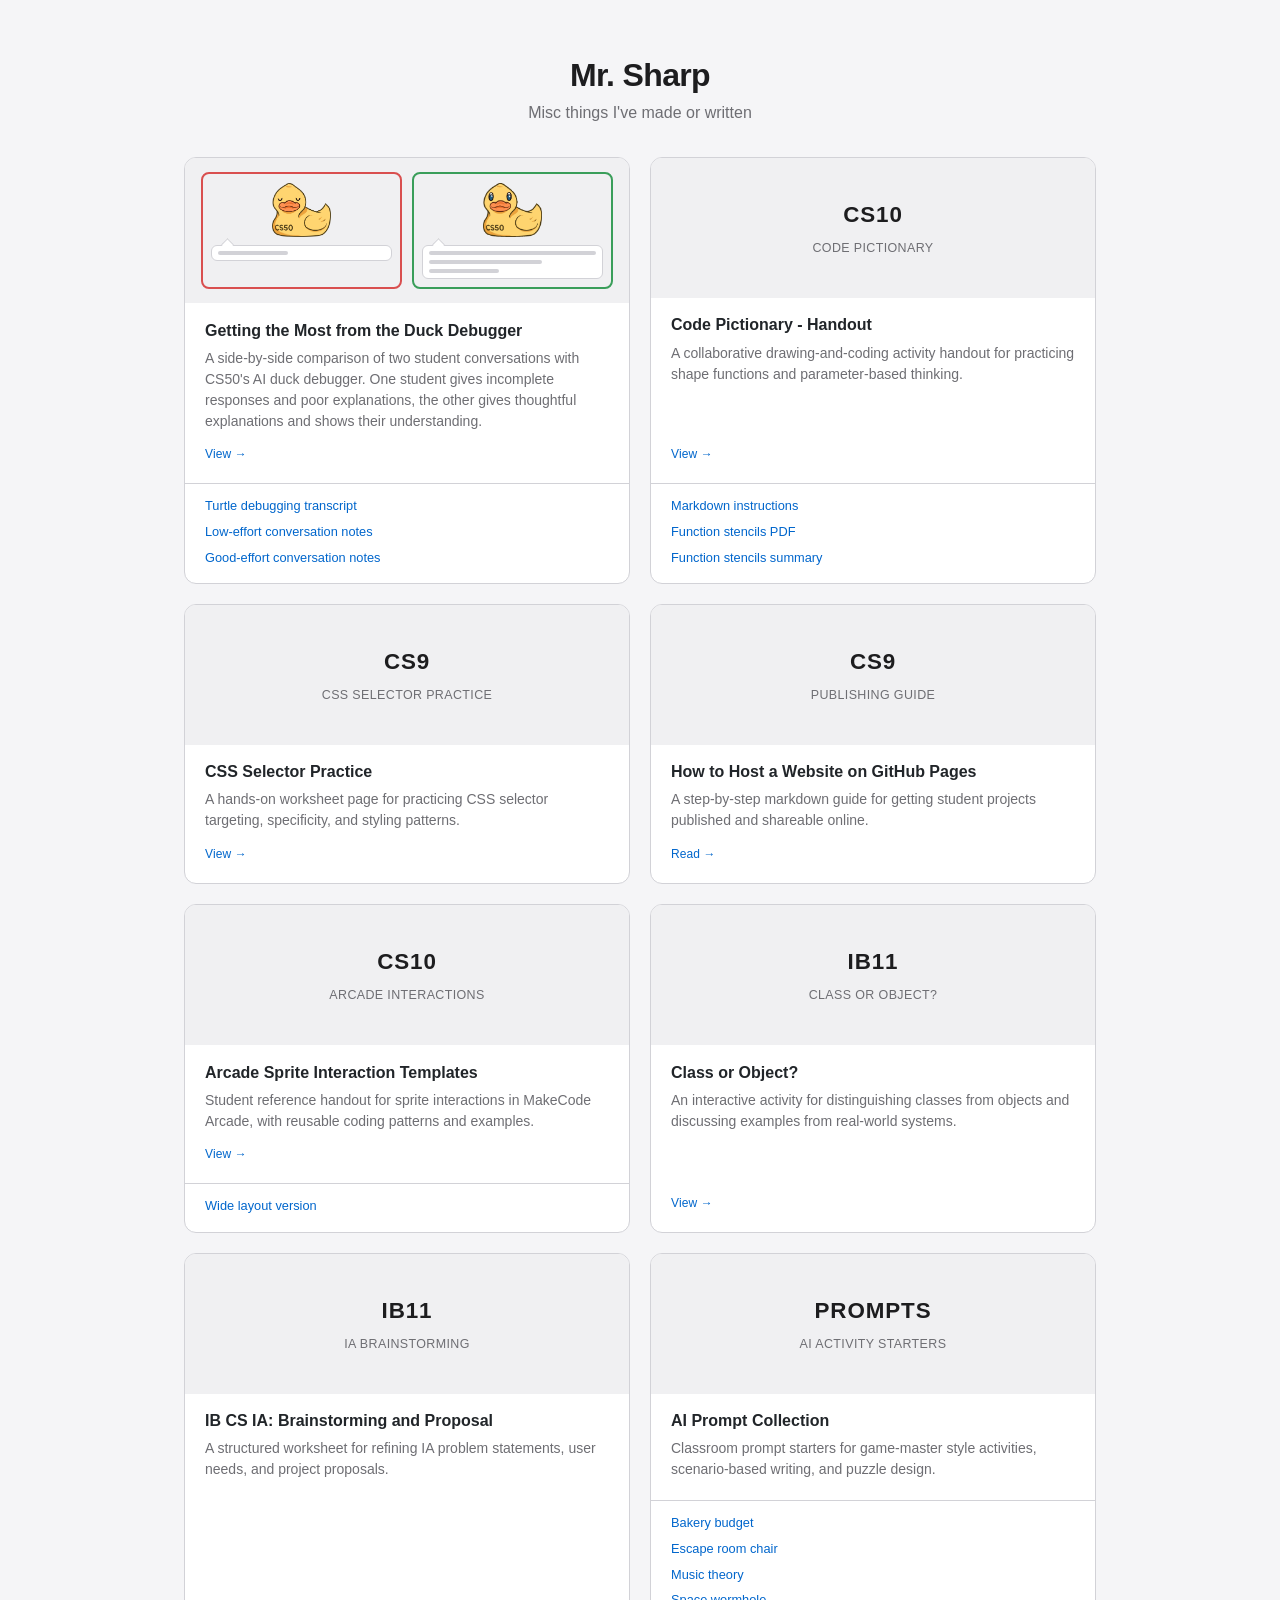
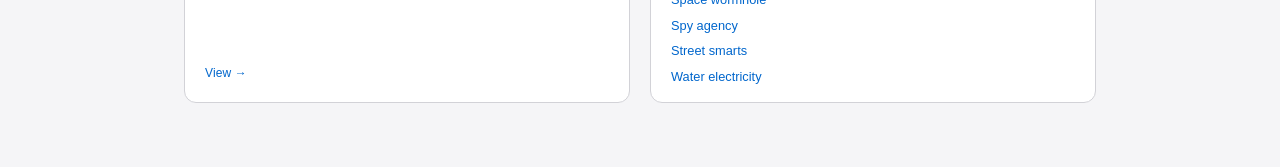
<file: index.html>
<!DOCTYPE html>
<html lang="en">
<head>
    <meta charset="UTF-8">
    <meta name="viewport" content="width=device-width, initial-scale=1.0">
    <title>Mr. Sharp</title>
    <link href="https://cdn.jsdelivr.net/npm/bootstrap@5.3.3/dist/css/bootstrap.min.css" rel="stylesheet">
    <style>
        :root {
            --bg: #f5f5f7;
            --card-bg: #ffffff;
            --border: #d2d2d7;
            --text: #1d1d1f;
            --subtext: #6e6e73;
            --link: #0066cc;
        }

        @media (prefers-color-scheme: dark) {
            :root {
                --bg: #1c1c1e;
                --card-bg: #2c2c2e;
                --border: #3a3a3c;
                --text: #f5f5f7;
                --subtext: #98989d;
                --link: #2997ff;
            }
        }

        * { box-sizing: border-box; }

        body {
            background-color: var(--bg);
            color: var(--text);
            font-family: -apple-system, BlinkMacSystemFont, "Segoe UI", sans-serif;
            margin: 0;
            padding: 0;
        }

        header {
            padding: 3.5rem 1.5rem 2rem;
            text-align: center;
        }

        header h1 {
            font-size: 2rem;
            font-weight: 700;
            margin-bottom: 0.4rem;
            letter-spacing: -0.02em;
        }

        header p {
            color: var(--subtext);
            font-size: 1rem;
            margin: 0;
        }

        .grid {
            display: grid;
            grid-template-columns: repeat(auto-fill, minmax(300px, 1fr));
            gap: 1.25rem;
            max-width: 960px;
            margin: 0 auto;
            padding: 0 1.5rem 4rem;
        }

        .card {
            background: var(--card-bg);
            border: 1px solid var(--border);
            border-radius: 12px;
            overflow: hidden;
            display: flex;
            flex-direction: column;
            transition: box-shadow 0.15s ease, transform 0.15s ease;
        }

        .card:hover {
            box-shadow: 0 8px 24px rgba(0, 0, 0, 0.12);
            transform: translateY(-2px);
            color: inherit;
        }

        .card-main {
            display: flex;
            flex-direction: column;
            flex: 1;
            color: inherit;
            text-decoration: none;
        }

        .card-thumb {
            background: #f0f0f2;
            display: flex;
            align-items: center;
            justify-content: center;
            padding: 1.5rem;
            min-height: 140px;
        }

        .card-thumb-label {
            font-size: 1.4rem;
            font-weight: 700;
            letter-spacing: 0.04em;
            color: var(--text);
        }

        .card-thumb-sub {
            margin-top: 0.45rem;
            font-size: 0.78rem;
            letter-spacing: 0.03em;
            text-transform: uppercase;
            color: var(--subtext);
        }

        .card-thumb-stack {
            display: flex;
            flex-direction: column;
            align-items: center;
            justify-content: center;
            text-align: center;
        }

        @media (prefers-color-scheme: dark) {
            .card-thumb {
                background: #3a3a3c;
            }
        }

        .card-thumb img {
            max-height: 90px;
            max-width: 100%;
            object-fit: contain;
        }

        /* Duck debugger preview thumbnail */
        .duck-preview {
            padding: 0.875rem 1rem;
            gap: 0.625rem;
            align-items: stretch;
        }

        .duck-panel {
            flex: 1;
            display: flex;
            flex-direction: column;
            align-items: center;
            border-radius: 8px;
            padding: 0.6rem 0.5rem 0.5rem;
            gap: 0.5rem;
            min-width: 0;
        }

        .duck-panel-bad  { border: 2px solid #d94f4f; }
        .duck-panel-good { border: 2px solid #3a9e5a; }

        .duck-panel img {
            height: 54px;
            width: auto;
            max-width: 100%;
            object-fit: contain;
        }

        .duck-bubble {
            background: var(--card-bg);
            border: 1.5px solid var(--border);
            border-radius: 6px;
            padding: 0.3rem 0.4rem;
            width: 100%;
            display: flex;
            flex-direction: column;
            gap: 5px;
            position: relative;
        }

        .duck-bubble::before {
            content: '';
            position: absolute;
            top: -6px;
            left: 11px;
            width: 9px;
            height: 9px;
            background: var(--card-bg);
            border-top: 1.5px solid var(--border);
            border-left: 1.5px solid var(--border);
            transform: rotate(45deg);
        }

        .sq {
            display: block;
            height: 4px;
            border-radius: 2px;
            background: var(--border);
        }

        .sq-sm { width: 42%; }
        .sq-md { width: 68%; }
        .sq-lg { width: 100%; }

        .card-body {
            padding: 1.1rem 1.25rem 1.25rem;
            flex: 1;
            display: flex;
            flex-direction: column;
        }

        .card-title {
            font-size: 1rem;
            font-weight: 600;
            margin-bottom: 0.4rem;
            line-height: 1.3;
        }

        .card-desc {
            font-size: 0.875rem;
            color: var(--subtext);
            line-height: 1.5;
            flex: 1;
        }

        .card-tag {
            display: inline-block;
            margin-top: 0.85rem;
            font-size: 0.75rem;
            font-weight: 500;
            color: var(--link);
            letter-spacing: 0.01em;
        }

        .card-links {
            list-style: none;
            margin: 0;
            padding: 0.75rem 1.25rem 1rem;
            border-top: 1px solid var(--border);
            font-size: 0.8rem;
            color: var(--subtext);
        }

        .card-links li + li {
            margin-top: 0.4rem;
        }

        .card-links a {
            color: var(--link);
            text-decoration: none;
        }

        .card-links a:hover {
            text-decoration: underline;
        }
    </style>
</head>
<body>

    <header>
        <h1>Mr. Sharp</h1>
        <p>Misc things I've made or written</p>
    </header>

    <div class="grid">

        <div class="card">
            <a class="card-main" href="duck-debugger/index.html">
                <div class="card-thumb duck-preview">
                    <div class="duck-panel duck-panel-bad">
                        <img src="duck-debugger/ddb50_sleeping.png" alt="Sleeping duck">
                        <div class="duck-bubble">
                            <span class="sq sq-sm"></span>
                        </div>
                    </div>
                    <div class="duck-panel duck-panel-good">
                        <img src="duck-debugger/ddb50.gif" alt="Duck debugger">
                        <div class="duck-bubble">
                            <span class="sq sq-lg"></span>
                            <span class="sq sq-md"></span>
                            <span class="sq sq-sm"></span>
                        </div>
                    </div>
                </div>
                <div class="card-body">
                    <div class="card-title">Getting the Most from the Duck Debugger</div>
                    <div class="card-desc">
                        A side-by-side comparison of two student conversations with CS50's AI duck debugger.
                        One student gives incomplete responses and poor explanations, the other gives thoughtful
                        explanations and shows their understanding.
                    </div>
                    <span class="card-tag">View &rarr;</span>
                </div>
            </a>
            <ul class="card-links">
                <li><a href="https://github.com/mrsharp-milken/misc-publishing/blob/main/duck-debugger/turtle-markdown.md">Turtle debugging transcript</a></li>
                <li><a href="https://github.com/mrsharp-milken/misc-publishing/blob/main/duck-debugger/duck-debugger-low-effort-convo.md">Low-effort conversation notes</a></li>
                <li><a href="https://github.com/mrsharp-milken/misc-publishing/blob/main/duck-debugger/duck-debugger-good-effort-convo.md">Good-effort conversation notes</a></li>
            </ul>
        </div>

        <div class="card">
            <a class="card-main" href="cs10/code-pictionary-handout.html">
                <div class="card-thumb">
                    <div class="card-thumb-stack">
                        <div class="card-thumb-label">CS10</div>
                        <div class="card-thumb-sub">Code Pictionary</div>
                    </div>
                </div>
                <div class="card-body">
                    <div class="card-title">Code Pictionary - Handout</div>
                    <div class="card-desc">
                        A collaborative drawing-and-coding activity handout for practicing shape functions and
                        parameter-based thinking.
                    </div>
                    <span class="card-tag">View &rarr;</span>
                </div>
            </a>
            <ul class="card-links">
                <li><a href="https://github.com/mrsharp-milken/misc-publishing/blob/main/cs10/code-pictionary-handout.md">Markdown instructions</a></li>
                <li><a href="cs10/Function%20Stencils.pdf">Function stencils PDF</a></li>
                <li><a href="https://github.com/mrsharp-milken/misc-publishing/blob/main/cs10/Function%20Stencils%20Summary.md">Function stencils summary</a></li>
            </ul>
        </div>

        <div class="card">
            <a class="card-main" href="cs9/css-practice.html">
                <div class="card-thumb">
                    <div class="card-thumb-stack">
                        <div class="card-thumb-label">CS9</div>
                        <div class="card-thumb-sub">CSS Selector Practice</div>
                    </div>
                </div>
                <div class="card-body">
                    <div class="card-title">CSS Selector Practice</div>
                    <div class="card-desc">
                        A hands-on worksheet page for practicing CSS selector targeting, specificity, and styling
                        patterns.
                    </div>
                    <span class="card-tag">View &rarr;</span>
                </div>
            </a>
        </div>

        <div class="card">
            <a class="card-main" href="https://github.com/mrsharp-milken/misc-publishing/blob/main/cs9/github-pages-how-to.md">
                <div class="card-thumb">
                    <div class="card-thumb-stack">
                        <div class="card-thumb-label">CS9</div>
                        <div class="card-thumb-sub">Publishing Guide</div>
                    </div>
                </div>
                <div class="card-body">
                    <div class="card-title">How to Host a Website on GitHub Pages</div>
                    <div class="card-desc">
                        A step-by-step markdown guide for getting student projects published and shareable online.
                    </div>
                    <span class="card-tag">Read &rarr;</span>
                </div>
            </a>
        </div>

        <div class="card">
            <a class="card-main" href="cs10/arcade_interaction_handout.html">
                <div class="card-thumb">
                    <div class="card-thumb-stack">
                        <div class="card-thumb-label">CS10</div>
                        <div class="card-thumb-sub">Arcade Interactions</div>
                    </div>
                </div>
                <div class="card-body">
                    <div class="card-title">Arcade Sprite Interaction Templates</div>
                    <div class="card-desc">
                        Student reference handout for sprite interactions in MakeCode Arcade, with reusable coding
                        patterns and examples.
                    </div>
                    <span class="card-tag">View &rarr;</span>
                </div>
            </a>
            <ul class="card-links">
                <li><a href="cs10/arcade_interaction_handout-WIDE.html">Wide layout version</a></li>
            </ul>
        </div>

        <div class="card">
            <a class="card-main" href="ib11/class-or-object.html">
                <div class="card-thumb">
                    <div class="card-thumb-stack">
                        <div class="card-thumb-label">IB11</div>
                        <div class="card-thumb-sub">Class or Object?</div>
                    </div>
                </div>
                <div class="card-body">
                    <div class="card-title">Class or Object?</div>
                    <div class="card-desc">
                        An interactive activity for distinguishing classes from objects and discussing examples from
                        real-world systems.
                    </div>
                    <span class="card-tag">View &rarr;</span>
                </div>
            </a>
        </div>

        <div class="card">
            <a class="card-main" href="ib11/ia_brainstorm_proposal.html">
                <div class="card-thumb">
                    <div class="card-thumb-stack">
                        <div class="card-thumb-label">IB11</div>
                        <div class="card-thumb-sub">IA Brainstorming</div>
                    </div>
                </div>
                <div class="card-body">
                    <div class="card-title">IB CS IA: Brainstorming and Proposal</div>
                    <div class="card-desc">
                        A structured worksheet for refining IA problem statements, user needs, and project proposals.
                    </div>
                    <span class="card-tag">View &rarr;</span>
                </div>
            </a>
        </div>

        <div class="card">
            <div class="card-thumb">
                <div class="card-thumb-stack">
                    <div class="card-thumb-label">PROMPTS</div>
                    <div class="card-thumb-sub">AI Activity Starters</div>
                </div>
            </div>
            <div class="card-body">
                <div class="card-title">AI Prompt Collection</div>
                <div class="card-desc">
                    Classroom prompt starters for game-master style activities, scenario-based writing, and puzzle
                    design.
                </div>
            </div>
            <ul class="card-links">
                <li><a href="https://github.com/mrsharp-milken/misc-publishing/blob/main/prompts/bakery-budget.md">Bakery budget</a></li>
                <li><a href="https://github.com/mrsharp-milken/misc-publishing/blob/main/prompts/escape-room-chair.md">Escape room chair</a></li>
                <li><a href="https://github.com/mrsharp-milken/misc-publishing/blob/main/prompts/music-theory.md">Music theory</a></li>
                <li><a href="https://github.com/mrsharp-milken/misc-publishing/blob/main/prompts/space-wormhole.md">Space wormhole</a></li>
                <li><a href="https://github.com/mrsharp-milken/misc-publishing/blob/main/prompts/spy-agency.md">Spy agency</a></li>
                <li><a href="https://github.com/mrsharp-milken/misc-publishing/blob/main/prompts/street-smarts.md">Street smarts</a></li>
                <li><a href="https://github.com/mrsharp-milken/misc-publishing/blob/main/prompts/water-electricity.md">Water electricity</a></li>
            </ul>
        </div>

    </div>

</body>
</html>
</file>
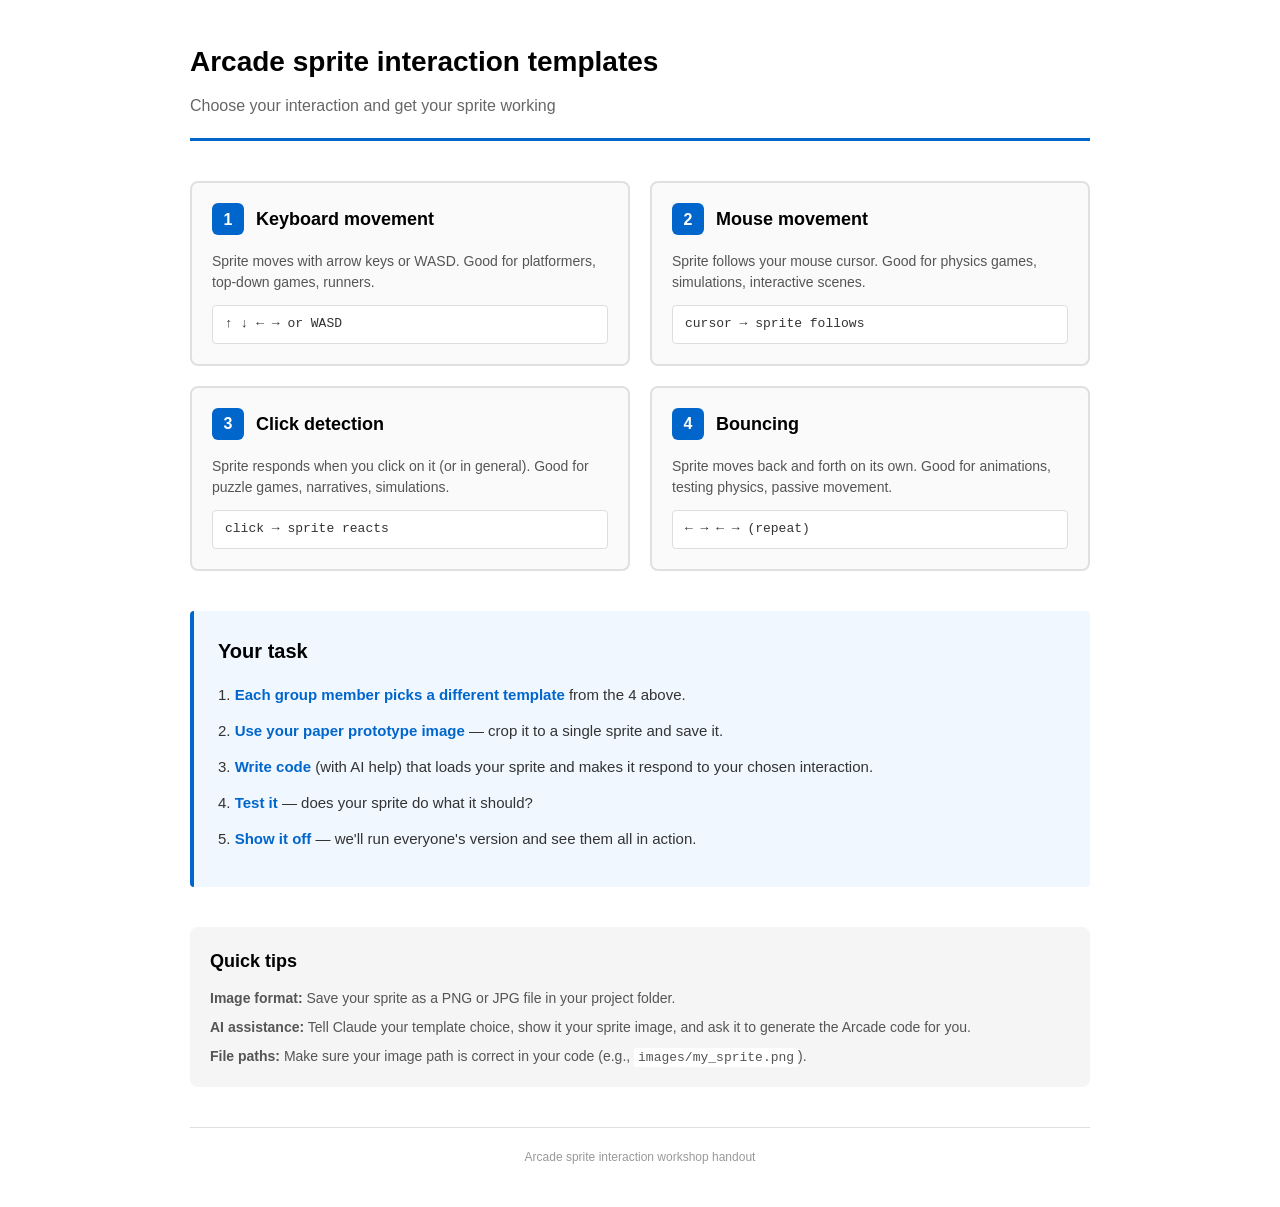
<file: arcade_interaction_handout.html>
<!DOCTYPE html>
<html lang="en">
<head>
  <meta charset="UTF-8">
  <meta name="viewport" content="width=device-width, initial-scale=1.0">
  <title>Arcade sprite interaction templates</title>
  <style>
    * {
      margin: 0;
      padding: 0;
      box-sizing: border-box;
    }
    
    body {
      font-family: -apple-system, BlinkMacSystemFont, "Segoe UI", "Roboto", sans-serif;
      line-height: 1.6;
      color: #1a1a1a;
      background: white;
      padding: 40px 20px;
    }
    
    .container {
      max-width: 900px;
      margin: 0 auto;
    }
    
    header {
      margin-bottom: 40px;
      border-bottom: 3px solid #0066cc;
      padding-bottom: 20px;
    }
    
    h1 {
      font-size: 28px;
      font-weight: 600;
      margin-bottom: 8px;
      color: #000;
    }
    
    .subtitle {
      font-size: 16px;
      color: #666;
    }
    
    .templates {
      display: grid;
      grid-template-columns: 1fr 1fr;
      gap: 20px;
      margin-bottom: 40px;
    }
    
    .template {
      border: 2px solid #e0e0e0;
      border-radius: 8px;
      padding: 20px;
      background: #fafafa;
      transition: border-color 0.2s;
    }
    
    .template:hover {
      border-color: #0066cc;
    }
    
    .template-header {
      display: flex;
      align-items: center;
      gap: 12px;
      margin-bottom: 16px;
    }
    
    .template-number {
      display: flex;
      align-items: center;
      justify-content: center;
      width: 32px;
      height: 32px;
      background: #0066cc;
      color: white;
      font-weight: 600;
      border-radius: 6px;
      flex-shrink: 0;
      font-size: 16px;
    }
    
    .template h3 {
      font-size: 18px;
      font-weight: 600;
      color: #000;
      margin: 0;
    }
    
    .template p {
      font-size: 14px;
      color: #555;
      margin-bottom: 12px;
      line-height: 1.5;
    }
    
    .template-input {
      background: white;
      border: 1px solid #ddd;
      border-radius: 4px;
      padding: 8px 12px;
      font-family: "Courier New", monospace;
      font-size: 13px;
      color: #333;
      font-weight: 500;
    }
    
    .task-section {
      background: #f0f7ff;
      border-left: 4px solid #0066cc;
      padding: 24px;
      border-radius: 4px;
      margin-bottom: 40px;
    }
    
    .task-section h2 {
      font-size: 20px;
      font-weight: 600;
      color: #000;
      margin-bottom: 16px;
    }
    
    .task-section ol {
      list-style-position: inside;
      padding-left: 0;
    }
    
    .task-section li {
      font-size: 15px;
      color: #333;
      margin-bottom: 12px;
      line-height: 1.6;
    }
    
    .task-section li strong {
      color: #0066cc;
      font-weight: 600;
    }
    
    .tips {
      background: #f5f5f5;
      border-radius: 8px;
      padding: 20px;
      margin-bottom: 40px;
    }
    
    .tips h2 {
      font-size: 18px;
      font-weight: 600;
      color: #000;
      margin-bottom: 12px;
    }
    
    .tips p {
      font-size: 14px;
      color: #555;
      margin-bottom: 8px;
      line-height: 1.5;
    }
    
    .tips p:last-child {
      margin-bottom: 0;
    }
    
    footer {
      border-top: 1px solid #e0e0e0;
      padding-top: 20px;
      font-size: 12px;
      color: #999;
      text-align: center;
    }
    
    @media print {
      body {
        padding: 20px;
      }
      
      .template {
        page-break-inside: avoid;
      }
      
      .task-section {
        page-break-inside: avoid;
      }
    }
    
    @media (max-width: 700px) {
      .templates {
        grid-template-columns: 1fr;
      }
      
      h1 {
        font-size: 24px;
      }
    }
  </style>
</head>
<body>
  <div class="container">
    <header>
      <h1>Arcade sprite interaction templates</h1>
      <p class="subtitle">Choose your interaction and get your sprite working</p>
    </header>
    
    <div class="templates">
      <div class="template">
        <div class="template-header">
          <div class="template-number">1</div>
          <h3>Keyboard movement</h3>
        </div>
        <p>Sprite moves with arrow keys or WASD. Good for platformers, top-down games, runners.</p>
        <div class="template-input">↑ ↓ ← → or WASD</div>
      </div>
      
      <div class="template">
        <div class="template-header">
          <div class="template-number">2</div>
          <h3>Mouse movement</h3>
        </div>
        <p>Sprite follows your mouse cursor. Good for physics games, simulations, interactive scenes.</p>
        <div class="template-input">cursor → sprite follows</div>
      </div>
      
      <div class="template">
        <div class="template-header">
          <div class="template-number">3</div>
          <h3>Click detection</h3>
        </div>
        <p>Sprite responds when you click on it (or in general). Good for puzzle games, narratives, simulations.</p>
        <div class="template-input">click → sprite reacts</div>
      </div>
      
      <div class="template">
        <div class="template-header">
          <div class="template-number">4</div>
          <h3>Bouncing</h3>
        </div>
        <p>Sprite moves back and forth on its own. Good for animations, testing physics, passive movement.</p>
        <div class="template-input">← → ← → (repeat)</div>
      </div>
    </div>
    
    <div class="task-section">
      <h2>Your task</h2>
      <ol>
        <li><strong>Each group member picks a different template</strong> from the 4 above.</li>
        <li><strong>Use your paper prototype image</strong> — crop it to a single sprite and save it.</li>
        <li><strong>Write code</strong> (with AI help) that loads your sprite and makes it respond to your chosen interaction.</li>
        <li><strong>Test it</strong> — does your sprite do what it should?</li>
        <li><strong>Show it off</strong> — we'll run everyone's version and see them all in action.</li>
      </ol>
    </div>
    
    <div class="tips">
      <h2>Quick tips</h2>
      <p><strong>Image format:</strong> Save your sprite as a PNG or JPG file in your project folder.</p>
      <p><strong>AI assistance:</strong> Tell Claude your template choice, show it your sprite image, and ask it to generate the Arcade code for you.</p>
      <p><strong>File paths:</strong> Make sure your image path is correct in your code (e.g., <code style="background: #fff; padding: 2px 4px; border-radius: 2px; font-size: 13px;">images/my_sprite.png</code>).</p>
    </div>
    
    <footer>
      <p>Arcade sprite interaction workshop handout</p>
    </footer>
  </div>
</body>
</html>
</file>
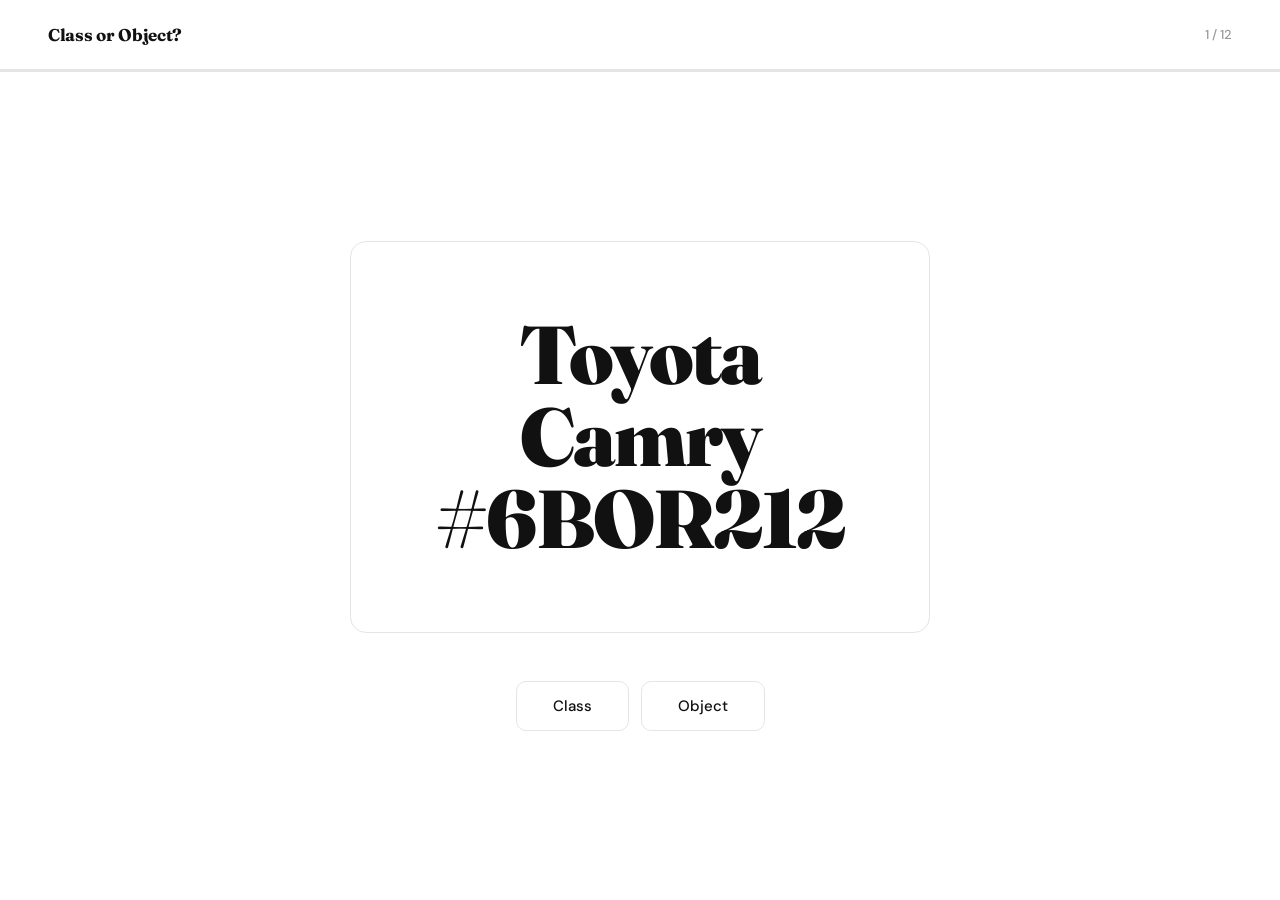
<file: class-or-object.html>
<!DOCTYPE html>
<html lang="en">
<head>
<meta charset="UTF-8">
<meta name="viewport" content="width=device-width, initial-scale=1.0">
<title>Class or Object?</title>
<link href="https://fonts.googleapis.com/css2?family=Fraunces:wght@700;900&family=DM+Sans:wght@400;500&display=swap" rel="stylesheet">
<style>
  :root {
    --bg: #ffffff;
    --text: #111111;
    --muted: #999999;
    --border: #e5e5e5;
    --primary: #2563eb;
    --primary-light: #eff6ff;
  }

  * { box-sizing: border-box; margin: 0; padding: 0; }

  body {
    background: var(--bg);
    color: var(--text);
    font-family: 'DM Sans', sans-serif;
    min-height: 100vh;
    display: flex;
    flex-direction: column;
  }

  header {
    padding: 24px 48px;
    display: flex;
    align-items: center;
    justify-content: space-between;
    border-bottom: 1px solid var(--border);
  }

  .logo {
    font-family: 'Fraunces', serif;
    font-size: 17px;
    font-weight: 700;
    letter-spacing: -0.3px;
    color: var(--text);
  }

  .counter {
    font-size: 13px;
    color: var(--muted);
    font-weight: 500;
  }

  .progress-bar {
    height: 2px;
    background: var(--border);
  }
  .progress-fill {
    height: 100%;
    background: var(--primary);
    transition: width 0.4s ease;
  }

  main {
    flex: 1;
    display: flex;
    flex-direction: column;
    align-items: center;
    justify-content: center;
    padding: 48px 24px;
    gap: 48px;
  }

  .card {
    width: 100%;
    max-width: 580px;
    border: 1px solid var(--border);
    border-radius: 16px;
    padding: 72px 48px;
    text-align: center;
    min-height: 260px;
    display: flex;
    flex-direction: column;
    align-items: center;
    justify-content: center;
    gap: 24px;
    transition: border-color 0.3s ease;
  }

  .card.revealed {
    border-color: var(--primary);
  }

  .word {
    font-family: 'Fraunces', serif;
    font-size: clamp(48px, 9vw, 82px);
    font-weight: 900;
    letter-spacing: -2px;
    line-height: 1;
    color: var(--text);
    animation: wordIn 0.35s cubic-bezier(0.16, 1, 0.3, 1) both;
  }

  @keyframes wordIn {
    from { opacity: 0; transform: translateY(10px); }
    to   { opacity: 1; transform: translateY(0); }
  }

  .answer-section {
    display: none;
    flex-direction: column;
    align-items: center;
    gap: 12px;
    animation: fadeIn 0.3s ease both;
  }
  .answer-section.visible { display: flex; }

  @keyframes fadeIn {
    from { opacity: 0; }
    to   { opacity: 1; }
  }

  .answer-label {
    display: inline-block;
    background: var(--primary-light);
    color: var(--primary);
    font-family: 'Fraunces', serif;
    font-weight: 700;
    font-size: 14px;
    letter-spacing: 0.06em;
    text-transform: uppercase;
    padding: 6px 16px;
    border-radius: 99px;
  }

  .explanation {
    font-size: 15px;
    color: var(--muted);
    line-height: 1.7;
    max-width: 400px;
  }

  .btn-row {
    display: flex;
    gap: 12px;
  }

  .btn {
    font-family: 'DM Sans', sans-serif;
    font-size: 15px;
    font-weight: 500;
    padding: 14px 36px;
    border-radius: 10px;
    border: 1px solid var(--border);
    background: var(--bg);
    color: var(--text);
    cursor: pointer;
    transition: border-color 0.15s ease, color 0.15s ease;
  }

  .btn:hover {
    border-color: var(--primary);
    color: var(--primary);
  }

  .btn-primary {
    background: var(--primary);
    border-color: var(--primary);
    color: #fff;
  }
  .btn-primary:hover {
    background: #1d4ed8;
    border-color: #1d4ed8;
    color: #fff;
  }

  .end-screen {
    display: none;
    flex: 1;
    flex-direction: column;
    align-items: center;
    justify-content: center;
    gap: 16px;
    text-align: center;
    padding: 48px 24px;
    animation: fadeIn 0.4s ease both;
  }
  .end-screen.visible { display: flex; }

  .end-title {
    font-family: 'Fraunces', serif;
    font-size: 56px;
    font-weight: 900;
    letter-spacing: -2px;
  }

  .end-sub {
    font-size: 15px;
    color: var(--muted);
    line-height: 1.65;
    margin-bottom: 8px;
  }

  @media (max-width: 500px) {
    header { padding: 20px 24px; }
    .card { padding: 48px 28px; }
    .btn-row { flex-direction: column; width: 100%; max-width: 300px; }
    .btn { text-align: center; }
  }
</style>
</head>
<body>

<header>
  <div class="logo">Class or Object?</div>
  <div class="counter" id="counter"></div>
</header>
<div class="progress-bar">
  <div class="progress-fill" id="progress-fill" style="width:0%"></div>
</div>

<main id="game-main">
  <div class="card" id="card">
    <div class="word" id="word-display"></div>
    <div class="answer-section" id="answer-section">
      <div class="answer-label" id="answer-label"></div>
      <div class="explanation" id="explanation"></div>
    </div>
  </div>

  <div class="btn-row" id="guess-btns">
    <button class="btn" onclick="reveal()">Class</button>
    <button class="btn" onclick="reveal()">Object</button>
  </div>

  <div class="btn-row" id="next-btn-row" style="display:none">
    <button class="btn btn-primary" onclick="nextCard()">Next</button>
  </div>
</main>

<div class="end-screen" id="end-screen">
  <div class="end-title">All done.</div>
  <div class="end-sub">Play again to shuffle the deck.</div>
  <button class="btn btn-primary" onclick="restart()">Play Again</button>
</div>

<script>
// ============================================================
//  EDIT YOUR CARDS HERE
//  Each card has:
//    word        -- the word shown on screen
//    answer      -- "class" or "object"
//    explanation -- shown after the answer is revealed
// ============================================================
const CARDS = [
  {
    word: "Dog",
    answer: "class",
    explanation: "Dog describes what any dog has in common: 4 legs, fur, a name, the ability to bark. No specific dog lives here."
  },
  {
    word: "Harper",
    answer: "object",
    explanation: "Harper is a specific dog. She is a German Shepherd, lives with Mr. Sharp, and loves her stuffed giraffe toy."
  },
  {
    word: "Car",
    answer: "class",
    explanation: "Car is the template: every car has wheels, an engine, and a speed. It is not a real car you can drive."
  },
  {
    word: "Toyota Camry #6BOR212",
    answer: "object",
    explanation: "This specific Toyoya Camry is gray, has 3800 miles on it, and license plate number #6BOR212. It is one real car."
  },
  {
    word: "BankAccount",
    answer: "class",
    explanation: "BankAccount defines the structure every account shares: a balance, an owner, and actions like deposit and withdraw."
  },
  {
    word: "Human",
    answer: "class",
    explanation: "Human describes what all humans have in common. It is the general blueprint, not any one person."
  },
  {
    word: "Calvin",
    answer: "object",
    explanation: "Calvin is a specific human. He has a particular height, age, and a lot of knowledge about Chainsaw Man."
  },
  {
    word: "Song",
    answer: "class",
    explanation: "Song defines what every song has: a title, an artist, and a duration."
  },
  {
    word: "Bohemian Rhapsody",
    answer: "object",
    explanation: "Bohemian Rhapsody is one specific song with its own title, artist, and runtime of 5 minutes 55 seconds."
  },
  {
    word: "Student",
    answer: "class",
    explanation: "Student is the blueprint: every student has a name, a grade, and a GPA."
  },
  {
    word: "Pizza",
    answer: "class",
    explanation: "Pizza defines the template: crust, sauce, toppings. The specific pepperoni pizza you ordered is the object."
  },
  {
    word: "Customer Order #88",
    answer: "object",
    explanation: "This is one real order placed at 6:42pm for a double-double with fries. It was created from the Order blueprint."
  }
];
// ============================================================

let current = 0;
let shuffled = [];

function shuffle(arr) {
  const a = [...arr];
  for (let i = a.length - 1; i > 0; i--) {
    const j = Math.floor(Math.random() * (i + 1));
    [a[i], a[j]] = [a[j], a[i]];
  }
  return a;
}

function loadCard() {
  const total = shuffled.length;
  document.getElementById('counter').textContent = `${current + 1} / ${total}`;
  document.getElementById('progress-fill').style.width = `${(current / total) * 100}%`;

  const wordEl = document.getElementById('word-display');
  wordEl.style.animation = 'none';
  wordEl.offsetHeight;
  wordEl.style.animation = '';
  wordEl.textContent = shuffled[current].word;

  document.getElementById('answer-section').classList.remove('visible');
  document.getElementById('card').classList.remove('revealed');
  document.getElementById('guess-btns').style.display = 'flex';
  document.getElementById('next-btn-row').style.display = 'none';
}

function reveal() {
  const card = shuffled[current];
  document.getElementById('answer-label').textContent = card.answer === 'class' ? 'Class' : 'Object';
  document.getElementById('explanation').textContent = card.explanation;
  document.getElementById('answer-section').classList.add('visible');
  document.getElementById('card').classList.add('revealed');
  document.getElementById('guess-btns').style.display = 'none';
  document.getElementById('next-btn-row').style.display = 'flex';
}

function nextCard() {
  current++;
  if (current >= shuffled.length) {
    document.getElementById('progress-fill').style.width = '100%';
    document.getElementById('game-main').style.display = 'none';
    document.getElementById('end-screen').classList.add('visible');
  } else {
    loadCard();
  }
}

function restart() {
  current = 0;
  shuffled = shuffle(CARDS);
  document.getElementById('end-screen').classList.remove('visible');
  document.getElementById('game-main').style.display = 'flex';
  loadCard();
}

shuffled = shuffle(CARDS);
loadCard();
</script>
</body>
</html>
</file>
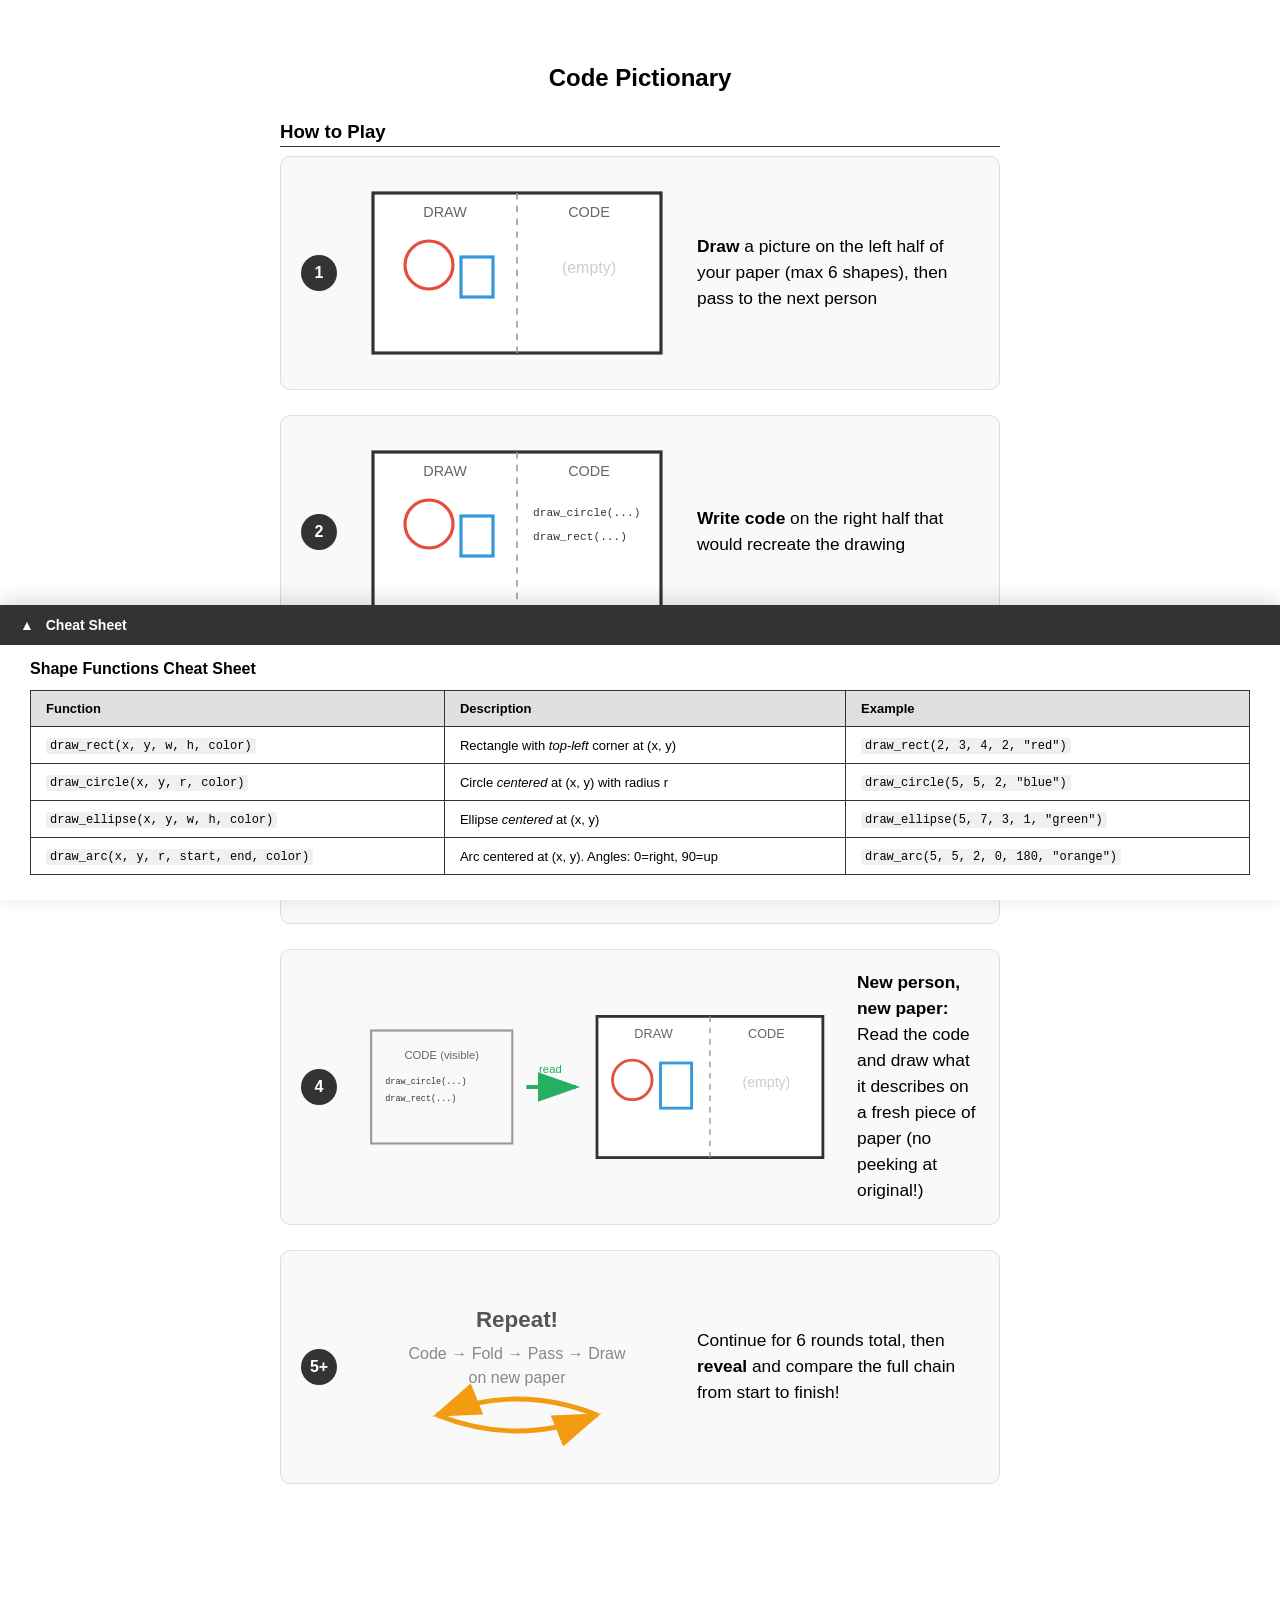
<file: code-pictionary-handout.html>
<!DOCTYPE html>
<html lang="en">
<head>
    <meta charset="UTF-8">
    <meta name="viewport" content="width=device-width, initial-scale=1.0">
    <title>Code Pictionary - Handout</title>
    <style>
        * {
            box-sizing: border-box;
        }

        body {
            font-family: -apple-system, BlinkMacSystemFont, "Segoe UI", Roboto, sans-serif;
            max-width: 8.5in;
            margin: 0 auto;
            padding: 0.5in;
            padding-bottom: 320px;
            font-size: 11pt;
        }

        h1 {
            text-align: center;
            margin-bottom: 0.3in;
            font-size: 18pt;
        }

        h2 {
            font-size: 14pt;
            margin-top: 0.2in;
            margin-bottom: 0.1in;
            border-bottom: 1px solid #333;
            padding-bottom: 3px;
        }

        .cheat-sheet {
            margin-bottom: 0.2in;
        }

        /* Floating cheat sheet styles */
        .cheat-sheet-floating {
            position: fixed;
            bottom: 0;
            left: 0;
            right: 0;
            background: white;
            box-shadow: 0 -4px 20px rgba(0, 0, 0, 0.15);
            z-index: 1000;
            transition: transform 0.3s ease;
        }

        .cheat-sheet-floating.collapsed {
            transform: translateY(calc(100% - 45px));
        }

        .cheat-sheet-toggle {
            display: block;
            width: 100%;
            padding: 12px 20px;
            background: #333;
            color: white;
            border: none;
            cursor: pointer;
            font-size: 14px;
            font-weight: bold;
            text-align: left;
        }

        .cheat-sheet-toggle:hover {
            background: #444;
        }

        .toggle-icon {
            display: inline-block;
            transition: transform 0.3s ease;
            margin-right: 8px;
        }

        .cheat-sheet-floating.collapsed .toggle-icon {
            transform: rotate(180deg);
        }

        .cheat-sheet-content {
            padding: 15px 30px 25px;
            max-height: 45vh;
            overflow-y: auto;
        }

        .cheat-sheet-content h3 {
            margin: 0 0 12px 0;
            font-size: 16px;
        }

        .cheat-sheet-content table {
            font-size: 13px;
        }

        .cheat-sheet-content th,
        .cheat-sheet-content td {
            padding: 10px 15px;
        }

        .cheat-sheet-content code {
            font-size: 12px;
        }

        table {
            width: 100%;
            border-collapse: collapse;
            font-size: 10pt;
        }

        th, td {
            border: 1px solid #333;
            padding: 6px 8px;
            text-align: left;
        }

        th {
            background: #e0e0e0;
        }

        code {
            font-family: "SF Mono", Monaco, "Courier New", monospace;
            background: #f0f0f0;
            padding: 1px 4px;
            border-radius: 3px;
            font-size: 9pt;
        }

        .grid-container {
            display: flex;
            gap: 0.3in;
            margin-top: 0.15in;
        }

        .grid-section {
            flex: 1;
        }

        .grid-section h3 {
            font-size: 11pt;
            margin: 0 0 6px 0;
            text-align: center;
        }

        .grid {
            width: 100%;
            aspect-ratio: 1;
            border: 2px solid #333;
            position: relative;
            background: white;
        }

        .grid-lines {
            width: 100%;
            height: 100%;
        }

        .axis-label {
            position: absolute;
            font-size: 8pt;
            color: #666;
        }

        .x-axis {
            bottom: -15px;
            width: 100%;
            display: flex;
            justify-content: space-between;
            padding: 0 0px;
        }

        .y-axis {
            left: -18px;
            height: 100%;
            display: flex;
            flex-direction: column-reverse;
            justify-content: space-between;
            padding: 0px 0;
        }

        .code-area {
            width: 100%;
            min-height: 1.8in;
            border: 2px solid #333;
            background: #fafafa;
            padding: 8px;
            font-family: "SF Mono", Monaco, "Courier New", monospace;
            font-size: 9pt;
            line-height: 1.4;
        }

        .code-area::before {
            content: "# Write your code here:";
            color: #888;
            display: block;
            margin-bottom: 4px;
        }

        .examples {
            font-size: 9pt;
            color: #555;
            margin-top: 6px;
        }

        .page-break {
            page-break-after: always;
        }

        .round-label {
            font-weight: bold;
            text-align: center;
            margin-bottom: 4px;
        }

        .fold-line {
            border-top: 2px dashed #999;
            margin: 0.15in 0;
            position: relative;
        }

        .fold-line::after {
            content: "fold here";
            position: absolute;
            top: -8px;
            left: 50%;
            transform: translateX(-50%);
            background: white;
            padding: 0 8px;
            font-size: 8pt;
            color: #999;
        }

        .steps-container {
            display: flex;
            flex-direction: column;
            gap: 25px;
            margin-bottom: 0.3in;
        }

        .step {
            display: flex;
            flex-direction: row;
            align-items: center;
            gap: 20px;
            width: 100%;
            padding: 20px;
            background: #f9f9f9;
            border-radius: 10px;
            border: 1px solid #ddd;
        }

        .step-number {
            background: #333;
            color: white;
            min-width: 36px;
            height: 36px;
            border-radius: 50%;
            display: flex;
            align-items: center;
            justify-content: center;
            font-weight: bold;
            font-size: 16px;
            flex-shrink: 0;
        }

        .step-diagram {
            flex-shrink: 0;
        }

        .step-diagram svg {
            display: block;
        }

        .step-text {
            font-size: 13pt;
            text-align: left;
            line-height: 1.5;
            flex-grow: 1;
        }

        @media print {
            body {
                padding: 0.3in;
                padding-bottom: 0.3in;
            }

            .no-print,
            .cheat-sheet-floating {
                display: none;
            }
        }
    </style>
</head>
<body>
    <h1>Code Pictionary</h1>

    <h2>How to Play</h2>

    <div class="steps-container">
        <div class="step">
            <div class="step-number">1</div>
            <div class="step-diagram">
                <svg viewBox="0 0 200 120" width="320" height="192">
                    <!-- Paper outline -->
                    <rect x="10" y="10" width="180" height="100" fill="white" stroke="#333" stroke-width="2"/>
                    <!-- Fold line -->
                    <line x1="100" y1="10" x2="100" y2="110" stroke="#999" stroke-width="1" stroke-dasharray="4,4"/>
                    <!-- Left side: drawing -->
                    <text x="55" y="25" font-size="9" fill="#666" text-anchor="middle">DRAW</text>
                    <circle cx="45" cy="55" r="15" fill="none" stroke="#e74c3c" stroke-width="2"/>
                    <rect x="65" y="50" width="20" height="25" fill="none" stroke="#3498db" stroke-width="2"/>
                    <!-- Right side: empty -->
                    <text x="145" y="25" font-size="9" fill="#666" text-anchor="middle">CODE</text>
                    <text x="145" y="60" font-size="10" fill="#ccc" text-anchor="middle">(empty)</text>
                </svg>
            </div>
            <div class="step-text"><strong>Draw</strong> a picture on the left half of your paper (max 6 shapes), then pass to the next person</div>
        </div>

        <div class="step">
            <div class="step-number">2</div>
            <div class="step-diagram">
                <svg viewBox="0 0 200 120" width="320" height="192">
                    <!-- Paper outline -->
                    <rect x="10" y="10" width="180" height="100" fill="white" stroke="#333" stroke-width="2"/>
                    <!-- Fold line -->
                    <line x1="100" y1="10" x2="100" y2="110" stroke="#999" stroke-width="1" stroke-dasharray="4,4"/>
                    <!-- Left side: drawing -->
                    <text x="55" y="25" font-size="9" fill="#666" text-anchor="middle">DRAW</text>
                    <circle cx="45" cy="55" r="15" fill="none" stroke="#e74c3c" stroke-width="2"/>
                    <rect x="65" y="50" width="20" height="25" fill="none" stroke="#3498db" stroke-width="2"/>
                    <!-- Right side: code -->
                    <text x="145" y="25" font-size="9" fill="#666" text-anchor="middle">CODE</text>
                    <text x="110" y="50" font-size="7" fill="#333" font-family="monospace">draw_circle(...)</text>
                    <text x="110" y="65" font-size="7" fill="#333" font-family="monospace">draw_rect(...)</text>
                </svg>
            </div>
            <div class="step-text"><strong>Write code</strong> on the right half that would recreate the drawing</div>
        </div>

        <div class="step">
            <div class="step-number">3</div>
            <div class="step-diagram">
                <svg viewBox="0 0 340 120" width="480" height="170">
                    <!-- Before: full paper -->
                    <rect x="10" y="10" width="120" height="100" fill="white" stroke="#333" stroke-width="2"/>
                    <line x1="70" y1="10" x2="70" y2="110" stroke="#999" stroke-width="1" stroke-dasharray="4,4"/>
                    <circle cx="35" cy="50" r="12" fill="none" stroke="#e74c3c" stroke-width="2"/>
                    <rect x="50" y="45" width="15" height="20" fill="none" stroke="#3498db" stroke-width="2"/>
                    <text x="95" y="45" font-size="6" fill="#333" font-family="monospace">draw_circle</text>
                    <text x="95" y="57" font-size="6" fill="#333" font-family="monospace">draw_rect</text>

                    <!-- Arrow -->
                    <path d="M 140 60 L 175 60" stroke="#9b59b6" stroke-width="3" fill="none" marker-end="url(#arrowhead2)"/>
                    <text x="157" y="50" font-size="8" fill="#9b59b6" text-anchor="middle">fold</text>
                    <defs>
                        <marker id="arrowhead2" markerWidth="10" markerHeight="7" refX="9" refY="3.5" orient="auto">
                            <polygon points="0 0, 10 3.5, 0 7" fill="#9b59b6"/>
                        </marker>
                    </defs>

                    <!-- After: folded paper - left side hidden -->
                    <rect x="190" y="10" width="60" height="100" fill="#ddd" stroke="#333" stroke-width="2"/>
                    <text x="220" y="55" font-size="8" fill="#999" text-anchor="middle">(hidden)</text>
                    <text x="220" y="67" font-size="8" fill="#999" text-anchor="middle">drawing</text>
                    <!-- Right side visible -->
                    <rect x="250" y="10" width="80" height="100" fill="white" stroke="#333" stroke-width="2"/>
                    <text x="290" y="25" font-size="8" fill="#666" text-anchor="middle">CODE</text>
                    <text x="260" y="50" font-size="6" fill="#333" font-family="monospace">draw_circle(...)</text>
                    <text x="260" y="62" font-size="6" fill="#333" font-family="monospace">draw_rect(...)</text>
                </svg>
            </div>
            <div class="step-text"><strong>Same person:</strong> Fold the paper to hide the drawing, then pass to the next person (only code is visible!)</div>
        </div>

        <div class="step">
            <div class="step-number">4</div>
            <div class="step-diagram">
                <svg viewBox="0 0 340 120" width="480" height="170">
                    <!-- Old folded paper showing only code -->
                    <rect x="10" y="20" width="100" height="80" fill="#f9f9f9" stroke="#999" stroke-width="1.5"/>
                    <text x="60" y="40" font-size="8" fill="#666" text-anchor="middle">CODE (visible)</text>
                    <text x="20" y="58" font-size="6" fill="#333" font-family="monospace">draw_circle(...)</text>
                    <text x="20" y="70" font-size="6" fill="#333" font-family="monospace">draw_rect(...)</text>

                    <!-- Arrow -->
                    <path d="M 120 60 L 155 60" stroke="#27ae60" stroke-width="3" fill="none" marker-end="url(#arrowhead4)"/>
                    <text x="137" y="50" font-size="8" fill="#27ae60" text-anchor="middle">read</text>
                    <defs>
                        <marker id="arrowhead4" markerWidth="10" markerHeight="7" refX="9" refY="3.5" orient="auto">
                            <polygon points="0 0, 10 3.5, 0 7" fill="#27ae60"/>
                        </marker>
                    </defs>

                    <!-- New paper -->
                    <rect x="170" y="10" width="160" height="100" fill="white" stroke="#333" stroke-width="2"/>
                    <line x1="250" y1="10" x2="250" y2="110" stroke="#999" stroke-width="1" stroke-dasharray="4,4"/>
                    <text x="210" y="25" font-size="9" fill="#666" text-anchor="middle">DRAW</text>
                    <!-- New drawing (slightly different to show drift) -->
                    <circle cx="195" cy="55" r="14" fill="none" stroke="#e74c3c" stroke-width="2"/>
                    <rect x="215" y="43" width="22" height="32" fill="none" stroke="#3498db" stroke-width="2"/>
                    <text x="290" y="25" font-size="9" fill="#666" text-anchor="middle">CODE</text>
                    <text x="290" y="60" font-size="10" fill="#ccc" text-anchor="middle">(empty)</text>
                </svg>
            </div>
            <div class="step-text"><strong>New person, new paper:</strong> Read the code and draw what it describes on a fresh piece of paper (no peeking at original!)</div>
        </div>

        <div class="step">
            <div class="step-number">5+</div>
            <div class="step-diagram">
                <svg viewBox="0 0 200 120" width="320" height="192">
                    <!-- Repeat arrow -->
                    <text x="100" y="35" font-size="14" fill="#555" text-anchor="middle" font-weight="bold">Repeat!</text>
                    <text x="100" y="55" font-size="10" fill="#888" text-anchor="middle">Code → Fold → Pass → Draw</text>
                    <text x="100" y="70" font-size="10" fill="#888" text-anchor="middle">on new paper</text>
                    <path d="M 50 90 Q 100 110 150 90" stroke="#f39c12" stroke-width="3" fill="none" marker-end="url(#arrowhead3)"/>
                    <path d="M 150 90 Q 100 70 50 90" stroke="#f39c12" stroke-width="3" fill="none" marker-end="url(#arrowhead3)"/>
                    <defs>
                        <marker id="arrowhead3" markerWidth="10" markerHeight="7" refX="9" refY="3.5" orient="auto">
                            <polygon points="0 0, 10 3.5, 0 7" fill="#f39c12"/>
                        </marker>
                    </defs>
                </svg>
            </div>
            <div class="step-text">Continue for 6 rounds total, then <strong>reveal</strong> and compare the full chain from start to finish!</div>
        </div>
    </div>

    <!-- Floating Cheat Sheet -->
    <div class="cheat-sheet-floating" id="cheatSheet">
        <button class="cheat-sheet-toggle" onclick="toggleCheatSheet()">
            <span class="toggle-icon">&#9650;</span> Cheat Sheet
        </button>
        <div class="cheat-sheet-content">
            <h3>Shape Functions Cheat Sheet</h3>
            <table>
                <tr>
                    <th>Function</th>
                    <th>Description</th>
                    <th>Example</th>
                </tr>
                <tr>
                    <td><code>draw_rect(x, y, w, h, color)</code></td>
                    <td>Rectangle with <em>top-left</em> corner at (x, y)</td>
                    <td><code>draw_rect(2, 3, 4, 2, "red")</code></td>
                </tr>
                <tr>
                    <td><code>draw_circle(x, y, r, color)</code></td>
                    <td>Circle <em>centered</em> at (x, y) with radius r</td>
                    <td><code>draw_circle(5, 5, 2, "blue")</code></td>
                </tr>
                <tr>
                    <td><code>draw_ellipse(x, y, w, h, color)</code></td>
                    <td>Ellipse <em>centered</em> at (x, y)</td>
                    <td><code>draw_ellipse(5, 7, 3, 1, "green")</code></td>
                </tr>
                <tr>
                    <td><code>draw_arc(x, y, r, start, end, color)</code></td>
                    <td>Arc centered at (x, y). Angles: 0=right, 90=up</td>
                    <td><code>draw_arc(5, 5, 2, 0, 180, "orange")</code></td>
                </tr>
            </table>
        </div>
    </div>

    <script>
        function toggleCheatSheet() {
            const sheet = document.getElementById('cheatSheet');
            sheet.classList.toggle('collapsed');
        }
    </script>

    <!-- <div class="fold-line"></div>

    <div class="grid-container">
        <div class="grid-section">
            <div class="round-label">Round 1: DRAW</div>
            <div class="grid" style="position: relative;">
                <svg class="grid-lines" viewBox="0 0 100 100" preserveAspectRatio="xMidYMid meet">

                    <defs>
                        <pattern id="smallGrid" width="10" height="10" patternUnits="userSpaceOnUse">
                            <path d="M 10 0 L 0 0 0 10" fill="none" stroke="#ddd" stroke-width="0.5"/>
                        </pattern>
                    </defs>
                    <rect width="100" height="100" fill="url(#smallGrid)" />

                    <line x1="20" y1="0" x2="20" y2="100" stroke="#bbb" stroke-width="0.3"/>
                    <line x1="40" y1="0" x2="40" y2="100" stroke="#bbb" stroke-width="0.3"/>
                    <line x1="60" y1="0" x2="60" y2="100" stroke="#bbb" stroke-width="0.3"/>
                    <line x1="80" y1="0" x2="80" y2="100" stroke="#bbb" stroke-width="0.3"/>
                    <line x1="0" y1="20" x2="100" y2="20" stroke="#bbb" stroke-width="0.3"/>
                    <line x1="0" y1="40" x2="100" y2="40" stroke="#bbb" stroke-width="0.3"/>
                    <line x1="0" y1="60" x2="100" y2="60" stroke="#bbb" stroke-width="0.3"/>
                    <line x1="0" y1="80" x2="100" y2="80" stroke="#bbb" stroke-width="0.3"/>
                </svg>
                <div class="axis-label x-axis">
                    <span>0</span><span>2</span><span>4</span><span>6</span><span>8</span><span>10</span>
                </div>
                <div class="axis-label y-axis">
                    <span>0</span><span>2</span><span>4</span><span>6</span><span>8</span><span>10</span>
                </div>
            </div>
        </div>
        <div class="grid-section">
            <div class="round-label">Round 2: CODE</div>
            <div class="code-area"></div>
        </div>
    </div>

    <div class="fold-line"></div>

    <div class="grid-container">
        <div class="grid-section">
            <div class="round-label">Round 3: DRAW</div>
            <div class="grid" style="position: relative;">
                <svg class="grid-lines" viewBox="0 0 100 100" preserveAspectRatio="xMidYMid meet">
                    <defs>
                        <pattern id="smallGrid2" width="10" height="10" patternUnits="userSpaceOnUse">
                            <path d="M 10 0 L 0 0 0 10" fill="none" stroke="#ddd" stroke-width="0.5"/>
                        </pattern>
                    </defs>
                    <rect width="100" height="100" fill="url(#smallGrid2)" />
                    <line x1="20" y1="0" x2="20" y2="100" stroke="#bbb" stroke-width="0.3"/>
                    <line x1="40" y1="0" x2="40" y2="100" stroke="#bbb" stroke-width="0.3"/>
                    <line x1="60" y1="0" x2="60" y2="100" stroke="#bbb" stroke-width="0.3"/>
                    <line x1="80" y1="0" x2="80" y2="100" stroke="#bbb" stroke-width="0.3"/>
                    <line x1="0" y1="20" x2="100" y2="20" stroke="#bbb" stroke-width="0.3"/>
                    <line x1="0" y1="40" x2="100" y2="40" stroke="#bbb" stroke-width="0.3"/>
                    <line x1="0" y1="60" x2="100" y2="60" stroke="#bbb" stroke-width="0.3"/>
                    <line x1="0" y1="80" x2="100" y2="80" stroke="#bbb" stroke-width="0.3"/>
                </svg>
                <div class="axis-label x-axis">
                    <span>0</span><span>2</span><span>4</span><span>6</span><span>8</span><span>10</span>
                </div>
                <div class="axis-label y-axis">
                    <span>0</span><span>2</span><span>4</span><span>6</span><span>8</span><span>10</span>
                </div>
            </div>
        </div>
        <div class="grid-section">
            <div class="round-label">Round 4: CODE</div>
            <div class="code-area"></div>
        </div>
    </div>

    <div class="fold-line"></div>

    <div class="grid-container">
        <div class="grid-section">
            <div class="round-label">Round 5: DRAW</div>
            <div class="grid" style="position: relative;">
                <svg class="grid-lines" viewBox="0 0 100 100" preserveAspectRatio="xMidYMid meet">
                    <defs>
                        <pattern id="smallGrid3" width="10" height="10" patternUnits="userSpaceOnUse">
                            <path d="M 10 0 L 0 0 0 10" fill="none" stroke="#ddd" stroke-width="0.5"/>
                        </pattern>
                    </defs>
                    <rect width="100" height="100" fill="url(#smallGrid3)" />
                    <line x1="20" y1="0" x2="20" y2="100" stroke="#bbb" stroke-width="0.3"/>
                    <line x1="40" y1="0" x2="40" y2="100" stroke="#bbb" stroke-width="0.3"/>
                    <line x1="60" y1="0" x2="60" y2="100" stroke="#bbb" stroke-width="0.3"/>
                    <line x1="80" y1="0" x2="80" y2="100" stroke="#bbb" stroke-width="0.3"/>
                    <line x1="0" y1="20" x2="100" y2="20" stroke="#bbb" stroke-width="0.3"/>
                    <line x1="0" y1="40" x2="100" y2="40" stroke="#bbb" stroke-width="0.3"/>
                    <line x1="0" y1="60" x2="100" y2="60" stroke="#bbb" stroke-width="0.3"/>
                    <line x1="0" y1="80" x2="100" y2="80" stroke="#bbb" stroke-width="0.3"/>
                </svg>
                <div class="axis-label x-axis">
                    <span>0</span><span>2</span><span>4</span><span>6</span><span>8</span><span>10</span>
                </div>
                <div class="axis-label y-axis">
                    <span>0</span><span>2</span><span>4</span><span>6</span><span>8</span><span>10</span>
                </div>
            </div>
        </div>
        <div class="grid-section">
            <div class="round-label">Round 6: CODE</div>
            <div class="code-area"></div>
        </div>
    </div> -->

</body>
</html>
</file>
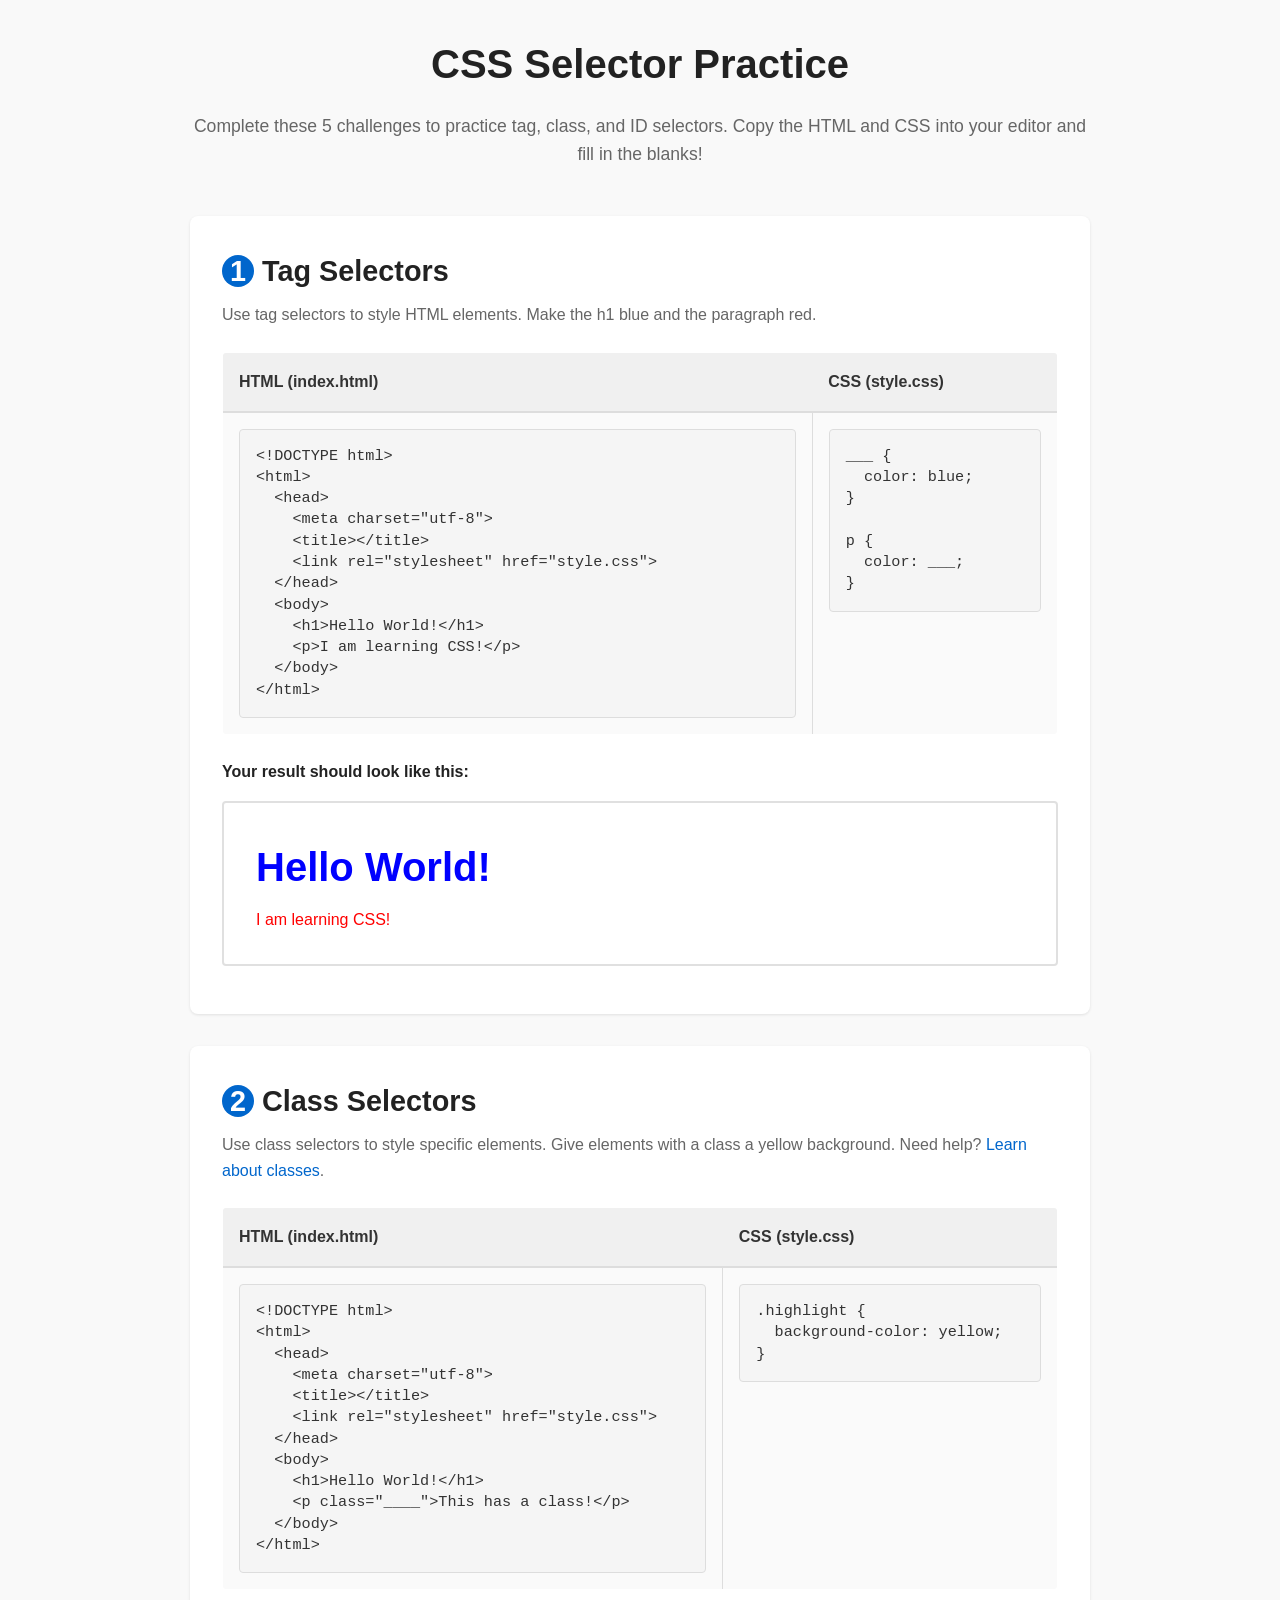
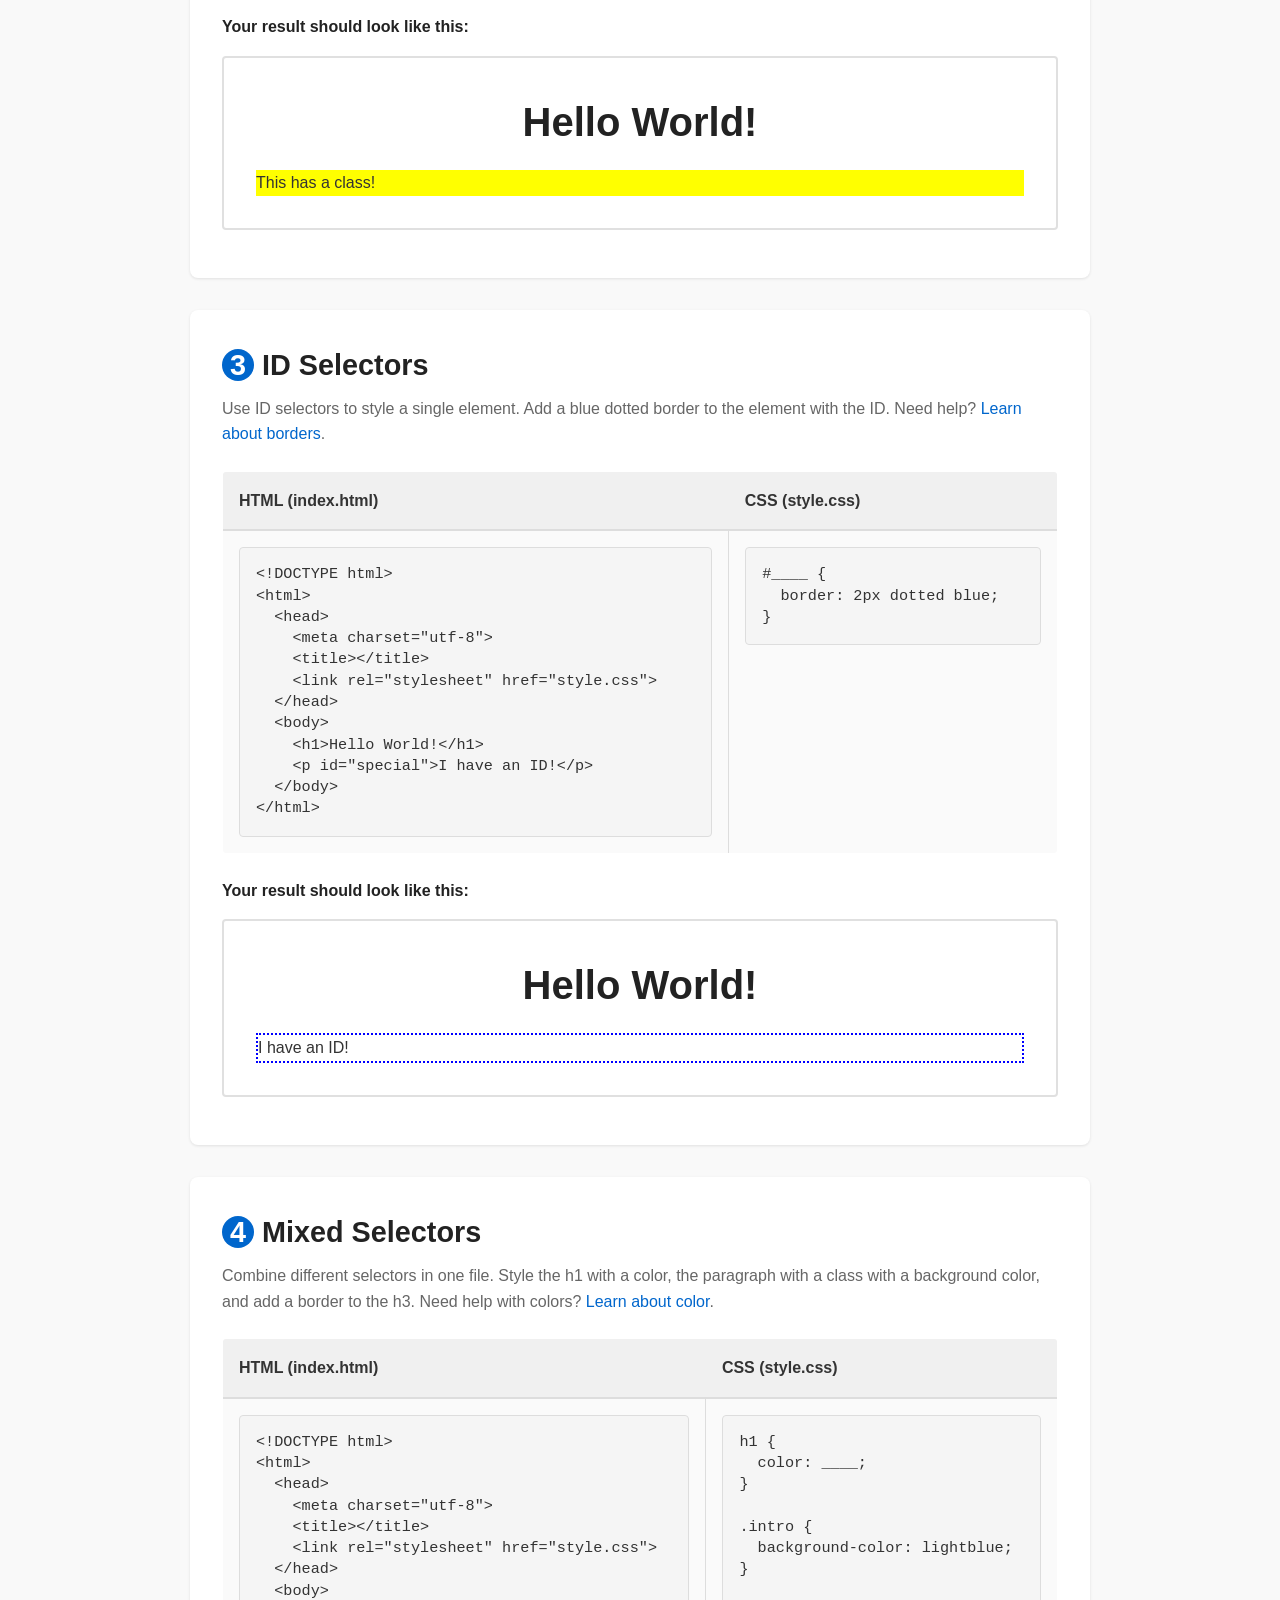
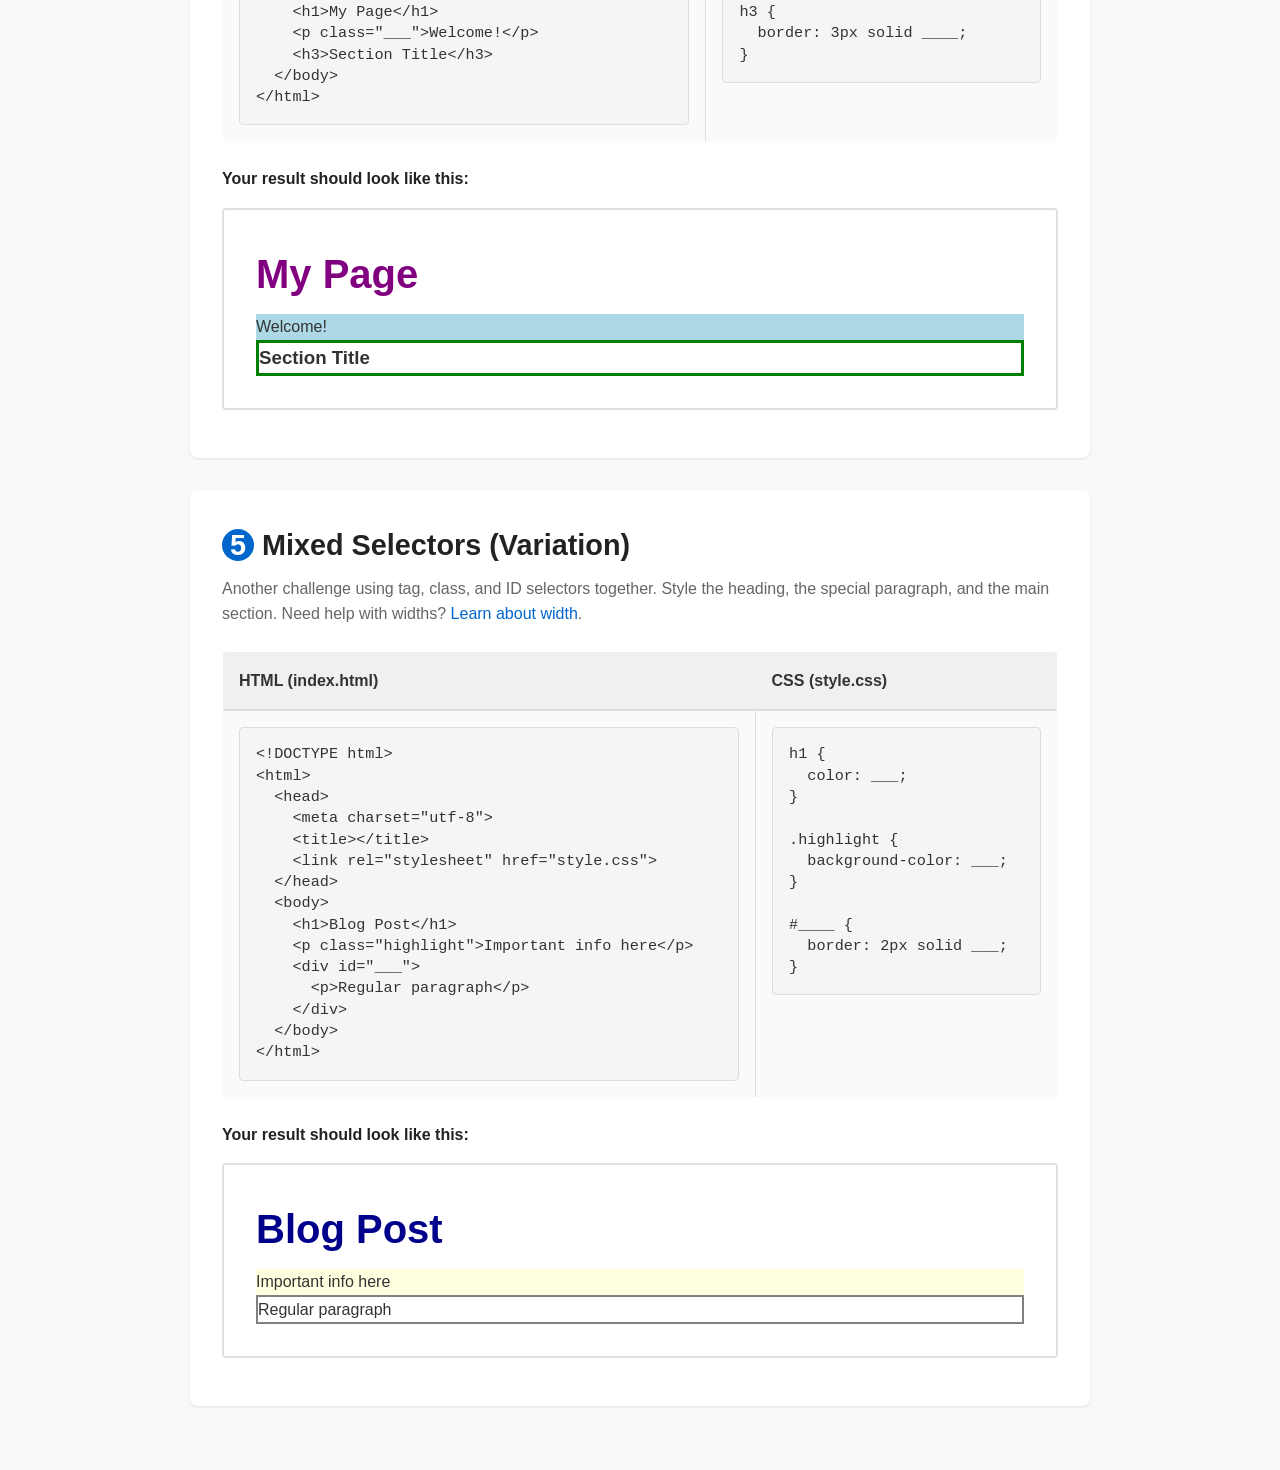
<file: css-practice.html>
<!DOCTYPE html>
<html lang="en">
<head>
  <meta charset="utf-8">
  <meta name="viewport" content="width=device-width, initial-scale=1">
  <title>CSS Selector Practice</title>
  <style>
    * {
      margin: 0;
      padding: 0;
      box-sizing: border-box;
    }
    
    body {
      font-family: -apple-system, BlinkMacSystemFont, 'Segoe UI', 'Roboto', sans-serif;
      line-height: 1.6;
      color: #333;
      background: #f9f9f9;
      padding: 2rem 1rem;
    }
    
    .container {
      max-width: 900px;
      margin: 0 auto;
    }
    
    h1 {
      text-align: center;
      margin-bottom: 1rem;
      color: #222;
      font-size: 2.5rem;
    }
    
    .intro {
      text-align: center;
      color: #666;
      margin-bottom: 3rem;
      font-size: 1.1rem;
    }
    
    .challenge {
      background: white;
      border-radius: 8px;
      padding: 2rem;
      margin-bottom: 2rem;
      box-shadow: 0 1px 3px rgba(0,0,0,0.1);
    }
    
    .challenge h2 {
      color: #222;
      margin-bottom: 0.5rem;
      font-size: 1.8rem;
    }
    
    .description {
      color: #666;
      margin-bottom: 1.5rem;
      font-size: 1rem;
    }
    
    .description a {
      color: #0066cc;
      text-decoration: none;
    }
    
    .description a:hover {
      text-decoration: underline;
    }
    
    .code-table {
      width: 100%;
      border-collapse: collapse;
      margin-bottom: 1.5rem;
      border: 1px solid #ddd;
      border-radius: 4px;
      overflow: hidden;
    }
    
    .code-table th {
      background: #f0f0f0;
      padding: 1rem;
      text-align: left;
      font-weight: 600;
      border-bottom: 2px solid #ddd;
    }
    
    .code-table td {
      padding: 1rem;
      vertical-align: top;
      border-right: 1px solid #ddd;
    }
    
    .code-table td:last-child {
      border-right: none;
    }
    
    .code-table tr:nth-child(even) {
      background: #fafafa;
    }
    
    pre {
      background: #f5f5f5;
      border: 1px solid #ddd;
      border-radius: 4px;
      padding: 1rem;
      overflow-x: auto;
      font-family: 'Courier New', monospace;
      font-size: 0.95rem;
      line-height: 1.4;
    }
    
    .preview-label {
      font-weight: 600;
      color: #222;
      margin-bottom: 1rem;
      margin-top: 1.5rem;
    }
    
    .preview {
      background: white;
      border: 2px solid #e0e0e0;
      border-radius: 4px;
      padding: 2rem;
      margin-bottom: 1rem;
      min-height: 150px;
    }
    
    .challenge-number {
      display: inline-block;
      background: #0066cc;
      color: white;
      width: 32px;
      height: 32px;
      border-radius: 50%;
      text-align: center;
      line-height: 32px;
      margin-right: 0.5rem;
      font-weight: 600;
    }
  </style>
</head>
<body>
  <div class="container">
    <h1>CSS Selector Practice</h1>
    <p class="intro">Complete these 5 challenges to practice tag, class, and ID selectors. Copy the HTML and CSS into your editor and fill in the blanks!</p>

    <!-- Challenge 1 -->
    <div class="challenge">
      <h2><span class="challenge-number">1</span>Tag Selectors</h2>
      <p class="description">Use tag selectors to style HTML elements. Make the h1 blue and the paragraph red.</p>
      
      <table class="code-table">
        <tr>
          <th>HTML (index.html)</th>
          <th>CSS (style.css)</th>
        </tr>
        <tr>
          <td>
            <pre>&lt;!DOCTYPE html&gt;
&lt;html&gt;
  &lt;head&gt;
    &lt;meta charset="utf-8"&gt;
    &lt;title&gt;&lt;/title&gt;
    &lt;link rel="stylesheet" href="style.css"&gt;
  &lt;/head&gt;
  &lt;body&gt;
    &lt;h1&gt;Hello World!&lt;/h1&gt;
    &lt;p&gt;I am learning CSS!&lt;/p&gt;
  &lt;/body&gt;
&lt;/html&gt;</pre>
          </td>
          <td>
            <pre>___ {
  color: blue;
}

p {
  color: ___;
}</pre>
          </td>
        </tr>
      </table>
      
      <div class="preview-label">Your result should look like this:</div>
      <div class="preview">
        <h1 style="color: blue; text-align: left; margin-bottom: 0.5rem;">Hello World!</h1>
        <p style="color: red;">I am learning CSS!</p>
      </div>
    </div>

    <!-- Challenge 2 -->
    <div class="challenge">
      <h2><span class="challenge-number">2</span>Class Selectors</h2>
      <p class="description">Use class selectors to style specific elements. Give elements with a class a yellow background. Need help? <a href="https://www.w3schools.com/cssref/sel_class.php" target="_blank">Learn about classes</a>.</p>
      
      <table class="code-table">
        <tr>
          <th>HTML (index.html)</th>
          <th>CSS (style.css)</th>
        </tr>
        <tr>
          <td>
            <pre>&lt;!DOCTYPE html&gt;
&lt;html&gt;
  &lt;head&gt;
    &lt;meta charset="utf-8"&gt;
    &lt;title&gt;&lt;/title&gt;
    &lt;link rel="stylesheet" href="style.css"&gt;
  &lt;/head&gt;
  &lt;body&gt;
    &lt;h1&gt;Hello World!&lt;/h1&gt;
    &lt;p class="____"&gt;This has a class!&lt;/p&gt;
  &lt;/body&gt;
&lt;/html&gt;</pre>
          </td>
          <td>
            <pre>.highlight {
  background-color: yellow;
}</pre>
          </td>
        </tr>
      </table>
      
      <div class="preview-label">Your result should look like this:</div>
      <div class="preview">
        <h1>Hello World!</h1>
        <p style="background-color: yellow;">This has a class!</p>
      </div>
    </div>

    <!-- Challenge 3 -->
    <div class="challenge">
      <h2><span class="challenge-number">3</span>ID Selectors</h2>
      <p class="description">Use ID selectors to style a single element. Add a blue dotted border to the element with the ID. Need help? <a href="https://www.w3schools.com/cssref/pr_border.php" target="_blank">Learn about borders</a>.</p>
      
      <table class="code-table">
        <tr>
          <th>HTML (index.html)</th>
          <th>CSS (style.css)</th>
        </tr>
        <tr>
          <td>
            <pre>&lt;!DOCTYPE html&gt;
&lt;html&gt;
  &lt;head&gt;
    &lt;meta charset="utf-8"&gt;
    &lt;title&gt;&lt;/title&gt;
    &lt;link rel="stylesheet" href="style.css"&gt;
  &lt;/head&gt;
  &lt;body&gt;
    &lt;h1&gt;Hello World!&lt;/h1&gt;
    &lt;p id="special"&gt;I have an ID!&lt;/p&gt;
  &lt;/body&gt;
&lt;/html&gt;</pre>
          </td>
          <td>
            <pre>#____ {
  border: 2px dotted blue;
}</pre>
          </td>
        </tr>
      </table>
      
      <div class="preview-label">Your result should look like this:</div>
      <div class="preview">
        <h1>Hello World!</h1>
        <p style="border: 2px dotted blue;">I have an ID!</p>
      </div>
    </div>

    <!-- Challenge 4 -->
    <div class="challenge">
      <h2><span class="challenge-number">4</span>Mixed Selectors</h2>
      <p class="description">Combine different selectors in one file. Style the h1 with a color, the paragraph with a class with a background color, and add a border to the h3. Need help with colors? <a href="https://www.w3schools.com/cssref/pr_text_color.php" target="_blank">Learn about color</a>.</p>
      
      <table class="code-table">
        <tr>
          <th>HTML (index.html)</th>
          <th>CSS (style.css)</th>
        </tr>
        <tr>
          <td>
            <pre>&lt;!DOCTYPE html&gt;
&lt;html&gt;
  &lt;head&gt;
    &lt;meta charset="utf-8"&gt;
    &lt;title&gt;&lt;/title&gt;
    &lt;link rel="stylesheet" href="style.css"&gt;
  &lt;/head&gt;
  &lt;body&gt;
    &lt;h1&gt;My Page&lt;/h1&gt;
    &lt;p class="___"&gt;Welcome!&lt;/p&gt;
    &lt;h3&gt;Section Title&lt;/h3&gt;
  &lt;/body&gt;
&lt;/html&gt;</pre>
          </td>
          <td>
            <pre>h1 {
  color: ____;
}

.intro {
  background-color: lightblue;
}

h3 {
  border: 3px solid ____;
}</pre>
          </td>
        </tr>
      </table>
      
      <div class="preview-label">Your result should look like this:</div>
      <div class="preview">
        <h1 style="color: purple; text-align: left; margin-bottom: 0.5rem;">My Page</h1>
        <p style="background-color: lightblue;">Welcome!</p>
        <h3 style="border: 3px solid green;">Section Title</h3>
      </div>
    </div>

    <!-- Challenge 5 -->
    <div class="challenge">
      <h2><span class="challenge-number">5</span>Mixed Selectors (Variation)</h2>
      <p class="description">Another challenge using tag, class, and ID selectors together. Style the heading, the special paragraph, and the main section. Need help with widths? <a href="https://www.w3schools.com/cssref/pr_dim_width.asp" target="_blank">Learn about width</a>.</p>
      
      <table class="code-table">
        <tr>
          <th>HTML (index.html)</th>
          <th>CSS (style.css)</th>
        </tr>
        <tr>
          <td>
            <pre>&lt;!DOCTYPE html&gt;
&lt;html&gt;
  &lt;head&gt;
    &lt;meta charset="utf-8"&gt;
    &lt;title&gt;&lt;/title&gt;
    &lt;link rel="stylesheet" href="style.css"&gt;
  &lt;/head&gt;
  &lt;body&gt;
    &lt;h1&gt;Blog Post&lt;/h1&gt;
    &lt;p class="highlight"&gt;Important info here&lt;/p&gt;
    &lt;div id="___"&gt;
      &lt;p&gt;Regular paragraph&lt;/p&gt;
    &lt;/div&gt;
  &lt;/body&gt;
&lt;/html&gt;</pre>
          </td>
          <td>
            <pre>h1 {
  color: ___;
}

.highlight {
  background-color: ___;
}

#____ {
  border: 2px solid ___;
}</pre>
          </td>
        </tr>
      </table>
      
      <div class="preview-label">Your result should look like this:</div>
      <div class="preview">
        <h1 style="color: darkblue; text-align: left; margin-bottom: 0.5rem;">Blog Post</h1>
        <p style="background-color: lightyellow;">Important info here</p>
        <div style="border: 2px solid gray;">
          <p>Regular paragraph</p>
        </div>
      </div>
    </div>

  </div>
</body>
</html>
</file>
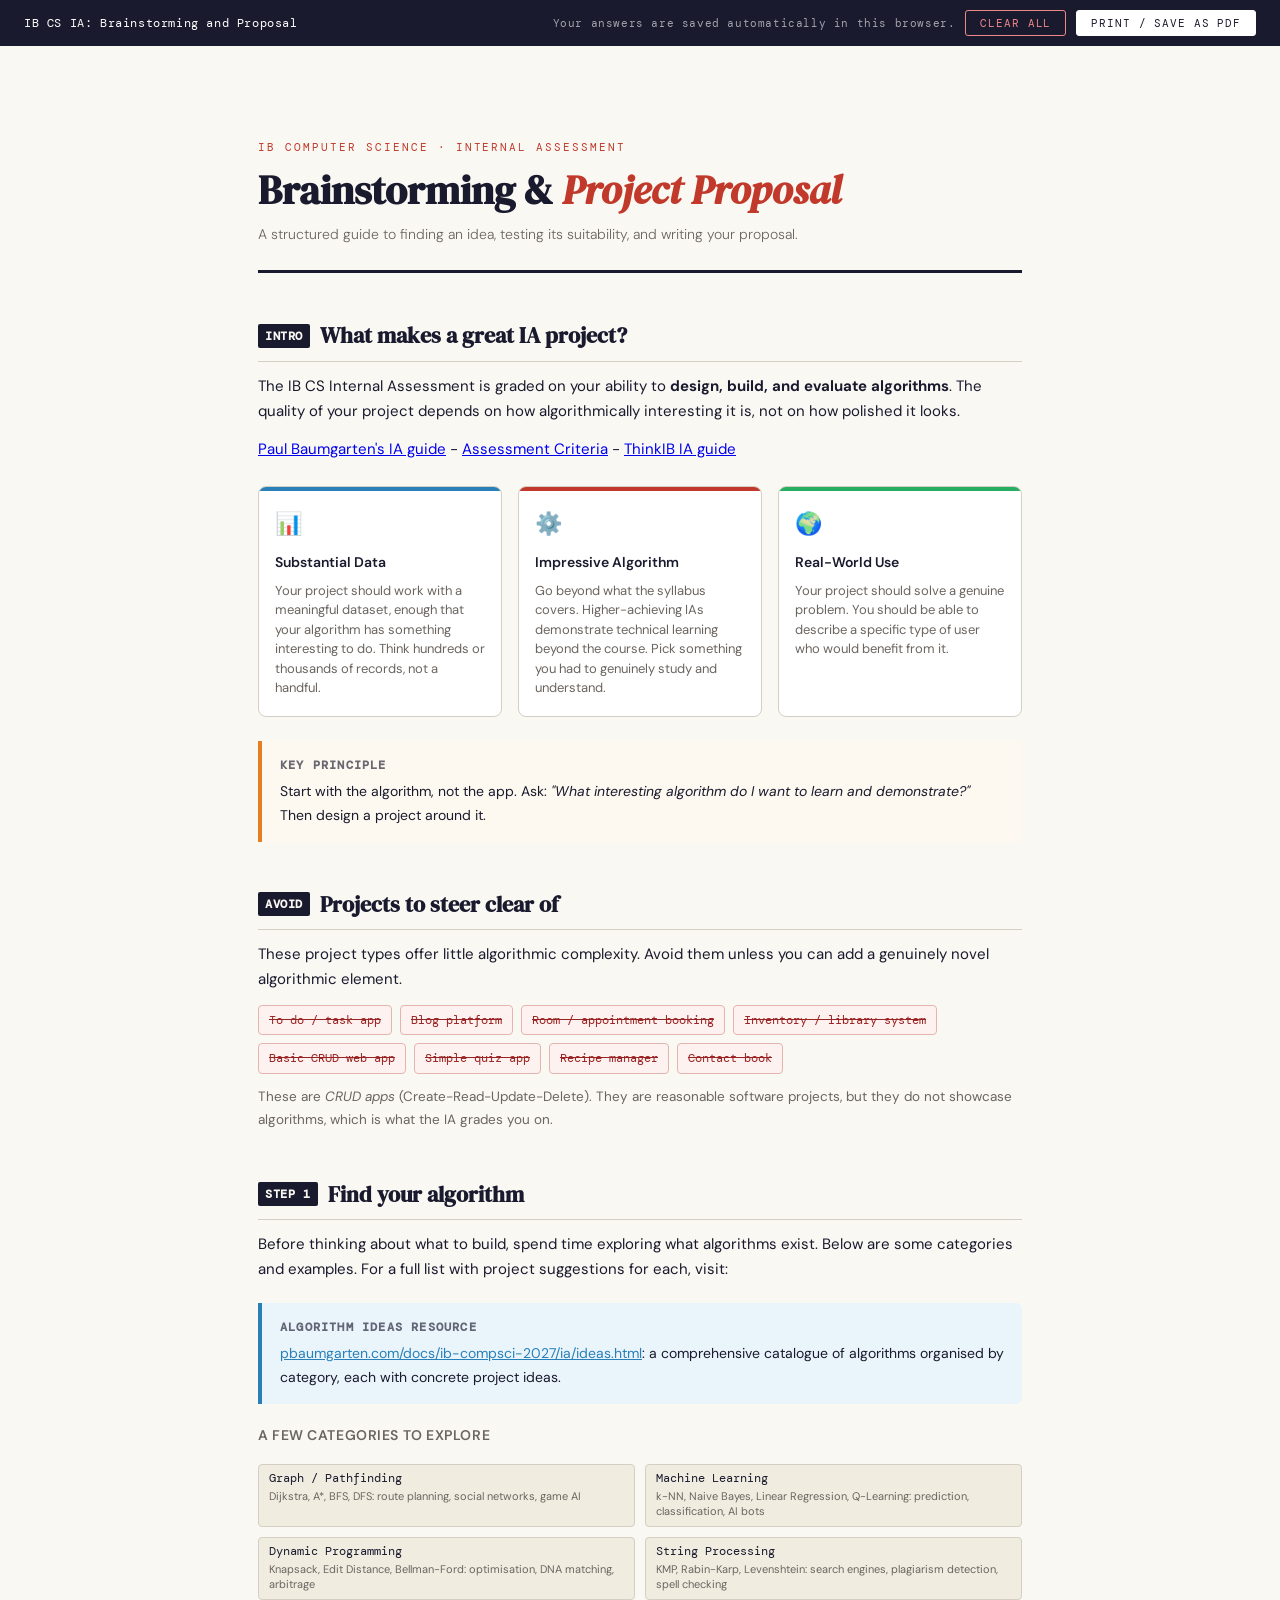
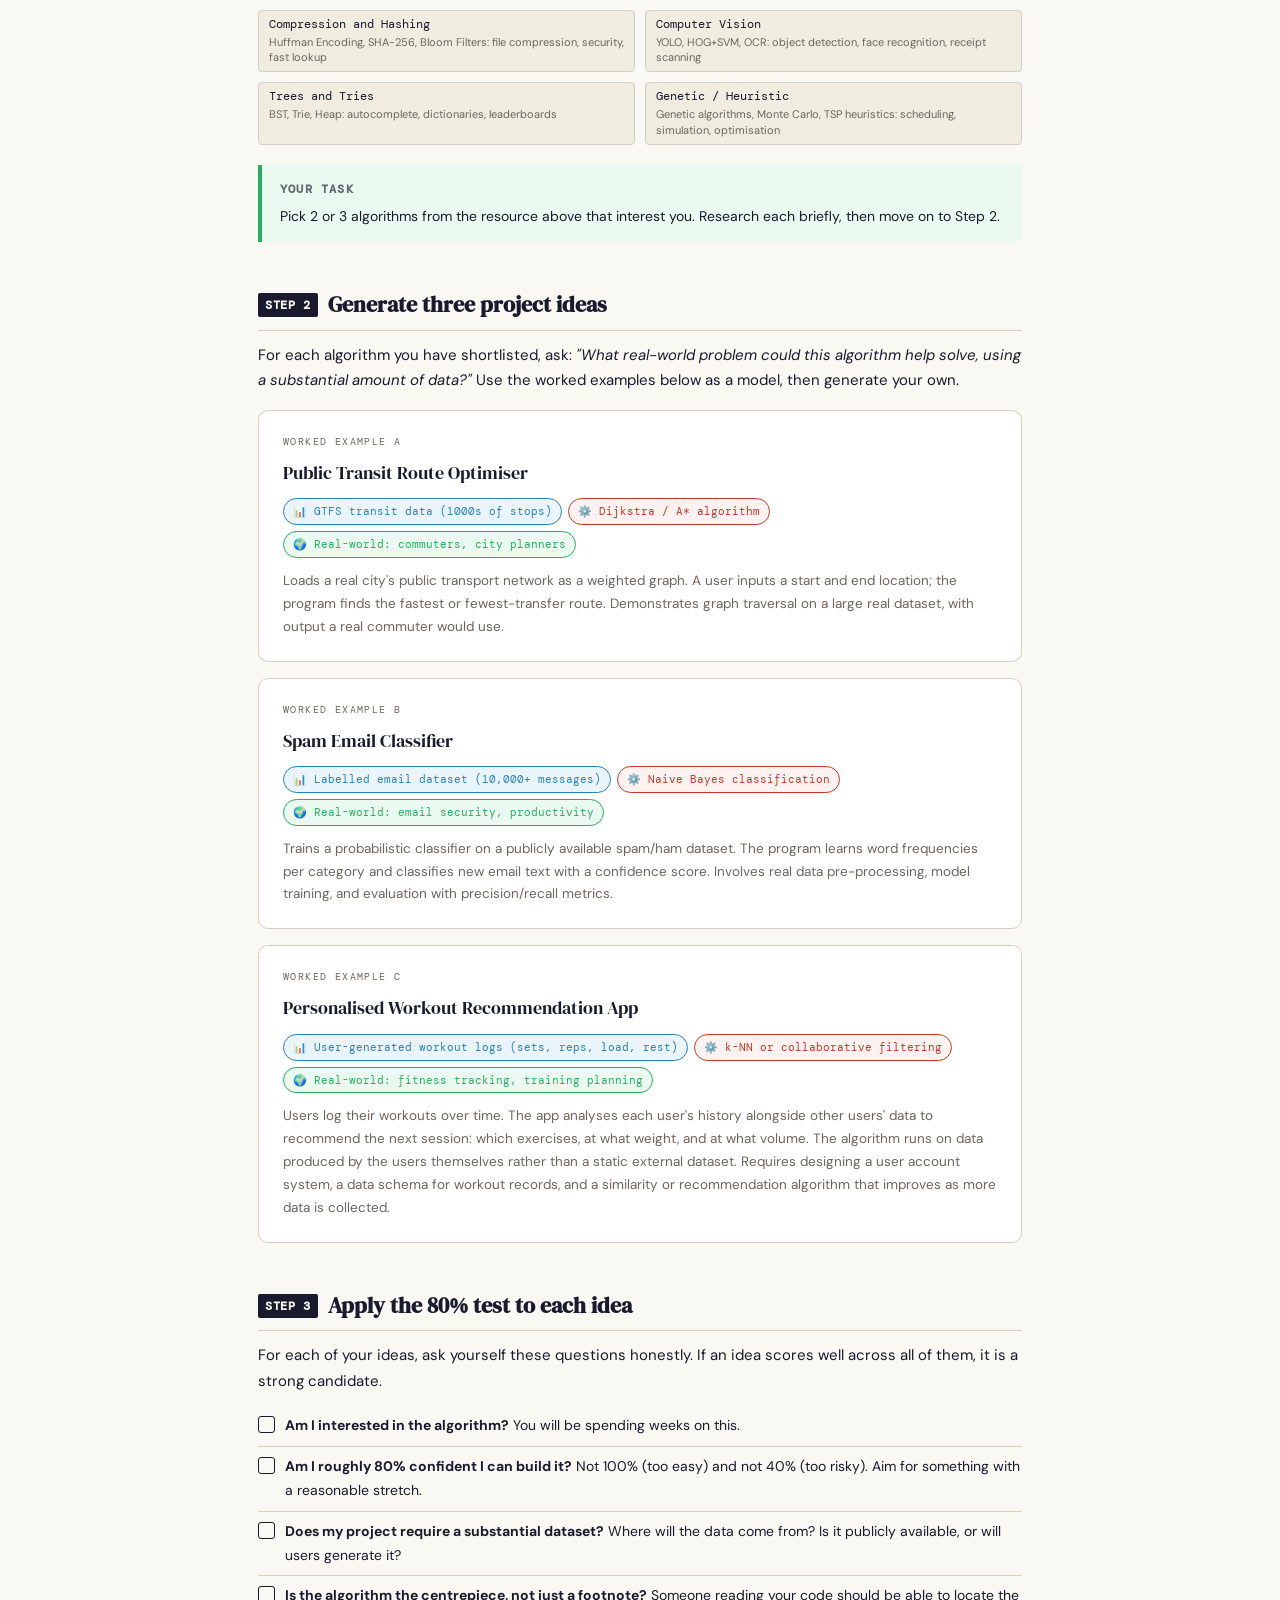
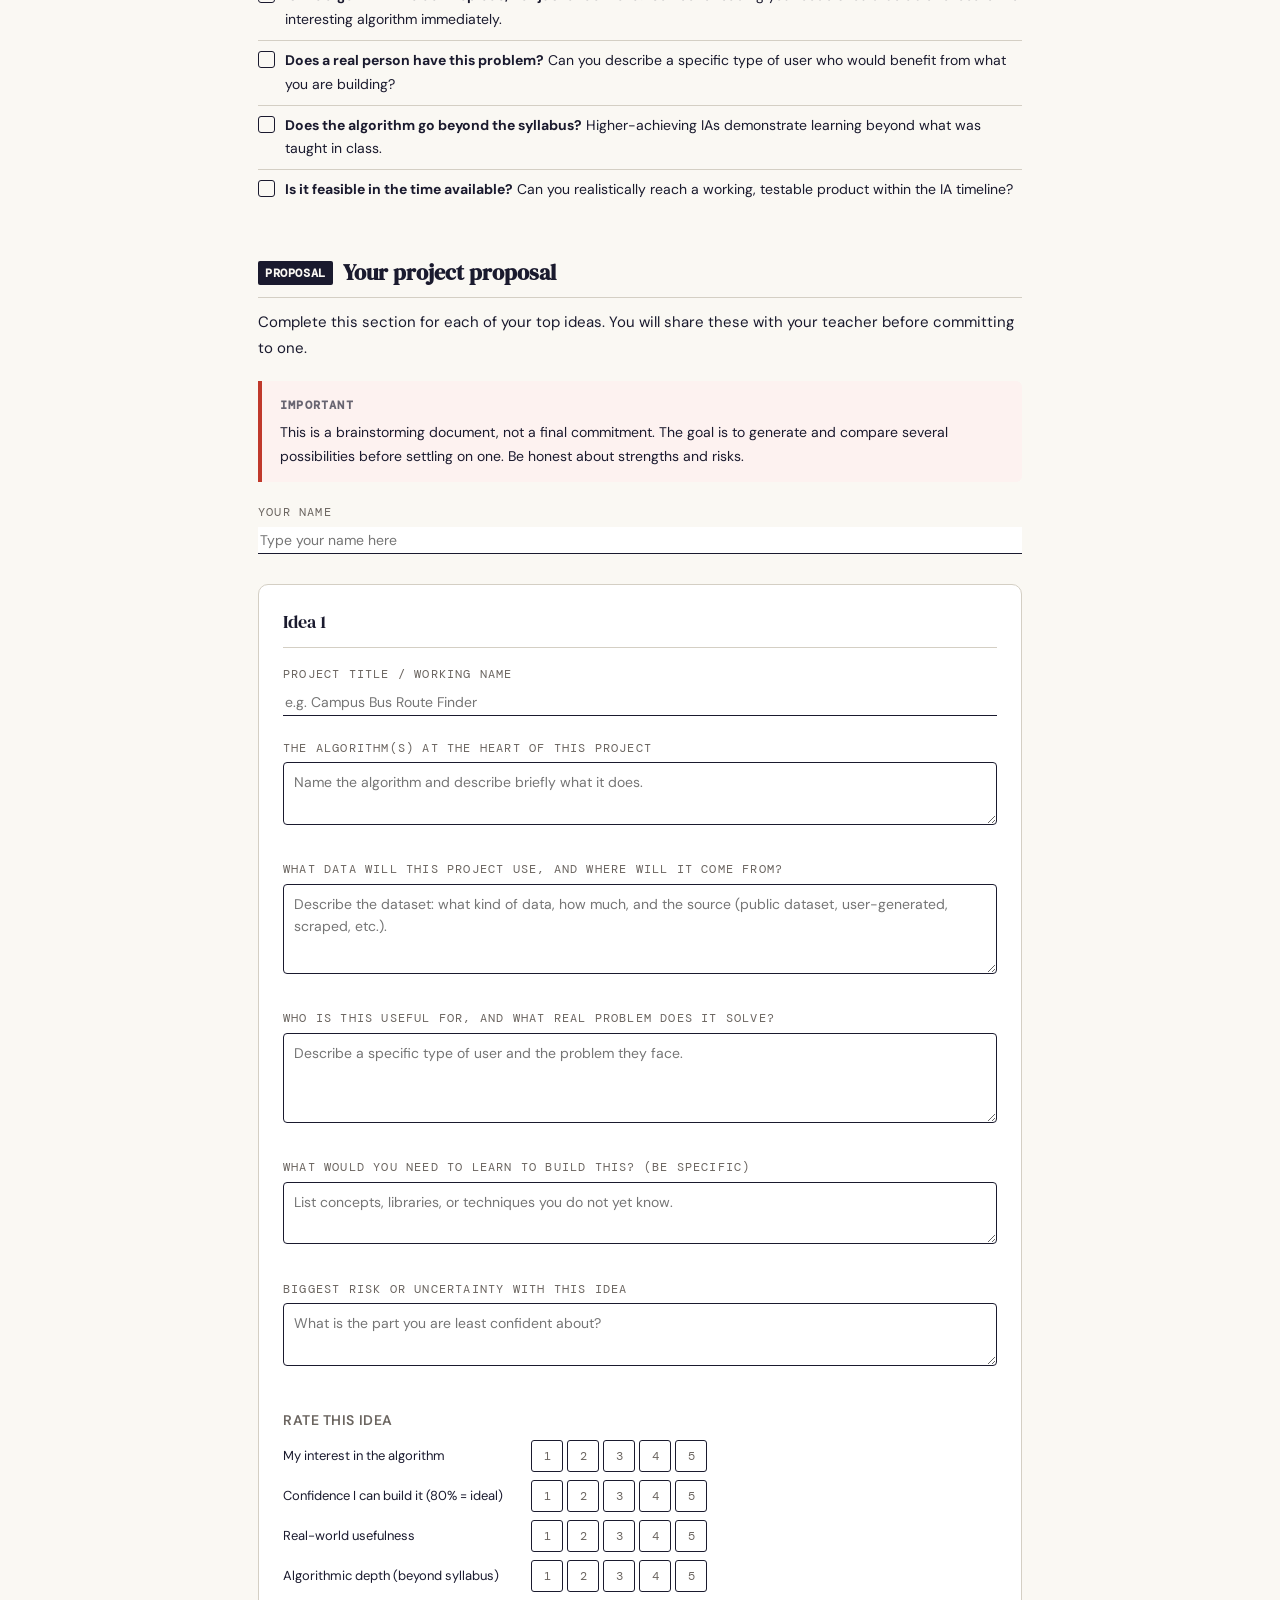
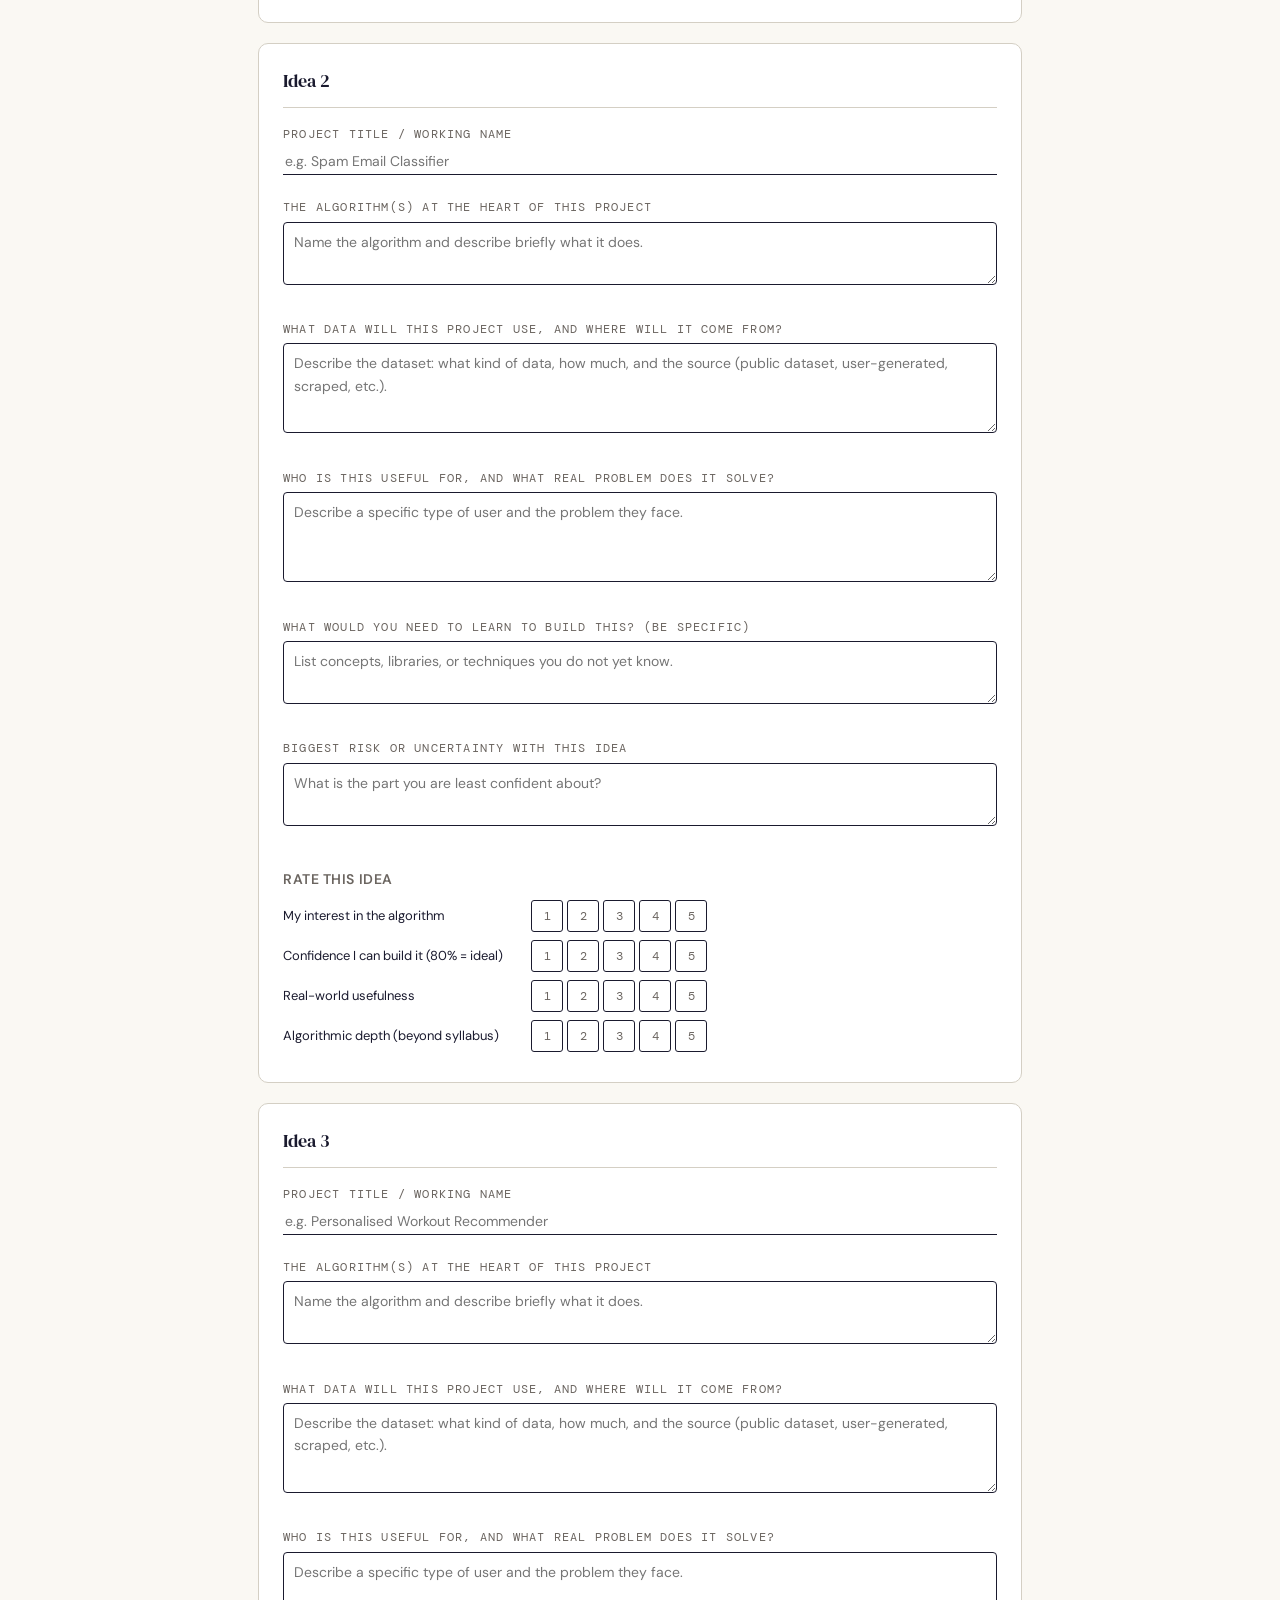
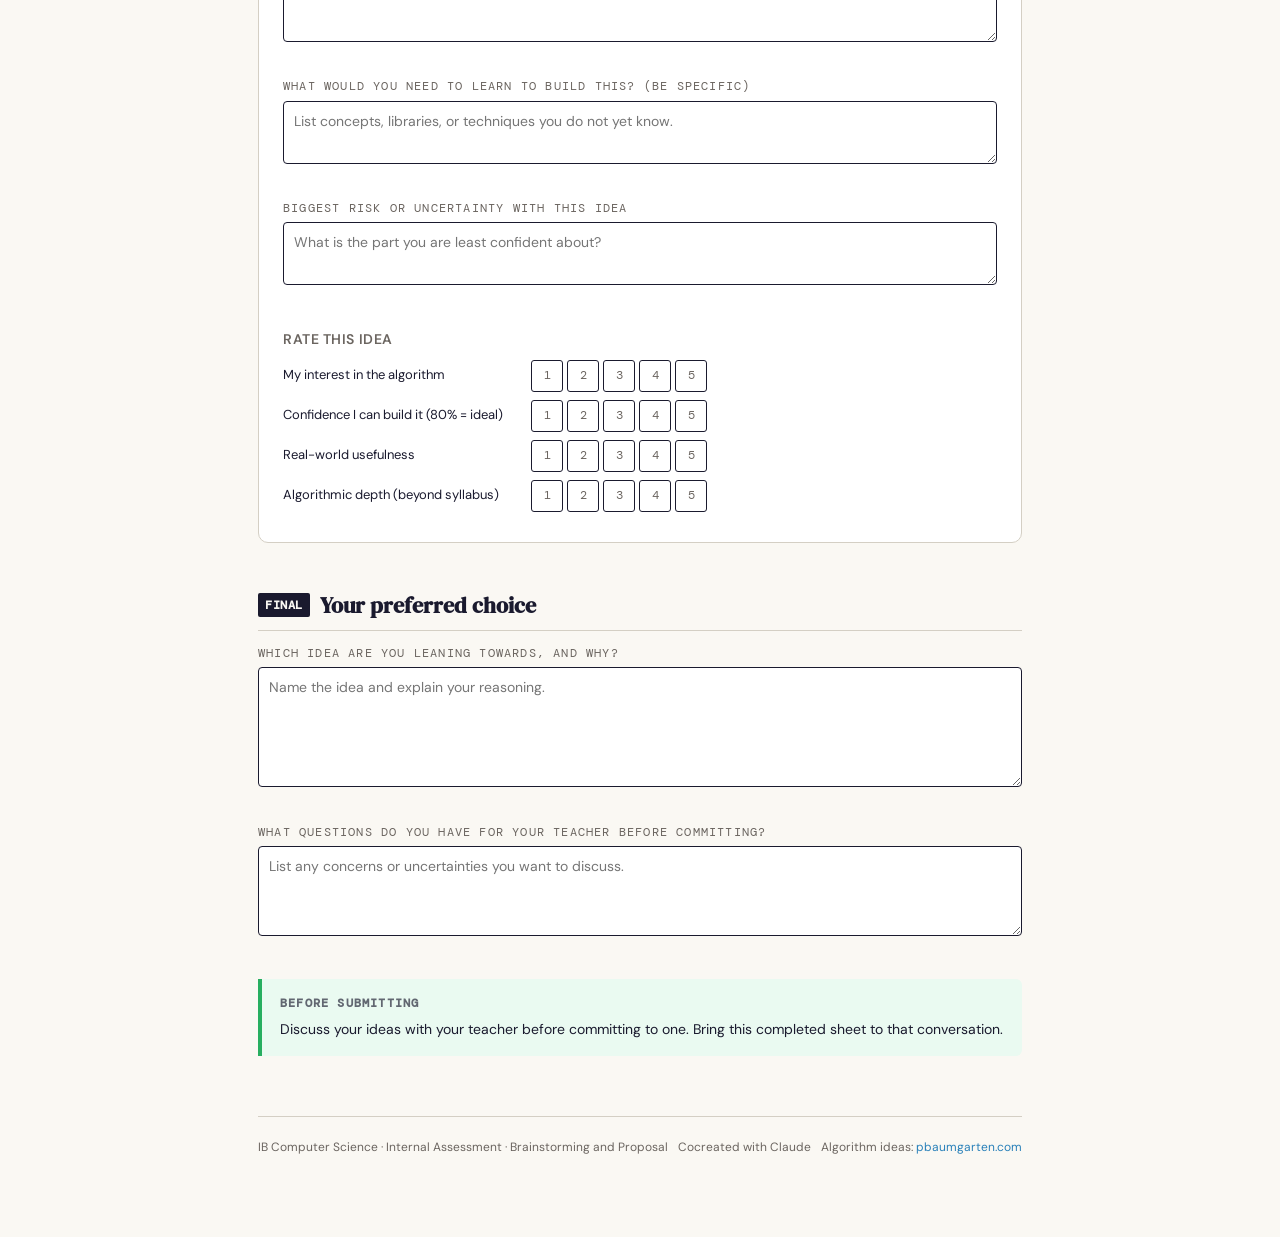
<file: ia_brainstorm_proposal.html>
<!DOCTYPE html>
<html lang="en">
<head>
    <meta charset="UTF-8">
    <meta name="viewport" content="width=device-width, initial-scale=1.0">
    <title>Redirecting…</title>
    <meta http-equiv="refresh" content="0; url=ib11/ia_brainstorm_proposal.html">
    <link rel="canonical" href="ib11/ia_brainstorm_proposal.html">
    <script>location.replace("ib11/ia_brainstorm_proposal.html");</script>
</head>
<body>
    <p>This page has moved. <a href="ib11/ia_brainstorm_proposal.html">Continue to IA Brainstorm Proposal</a>.</p>
</body>
</html>
</file>
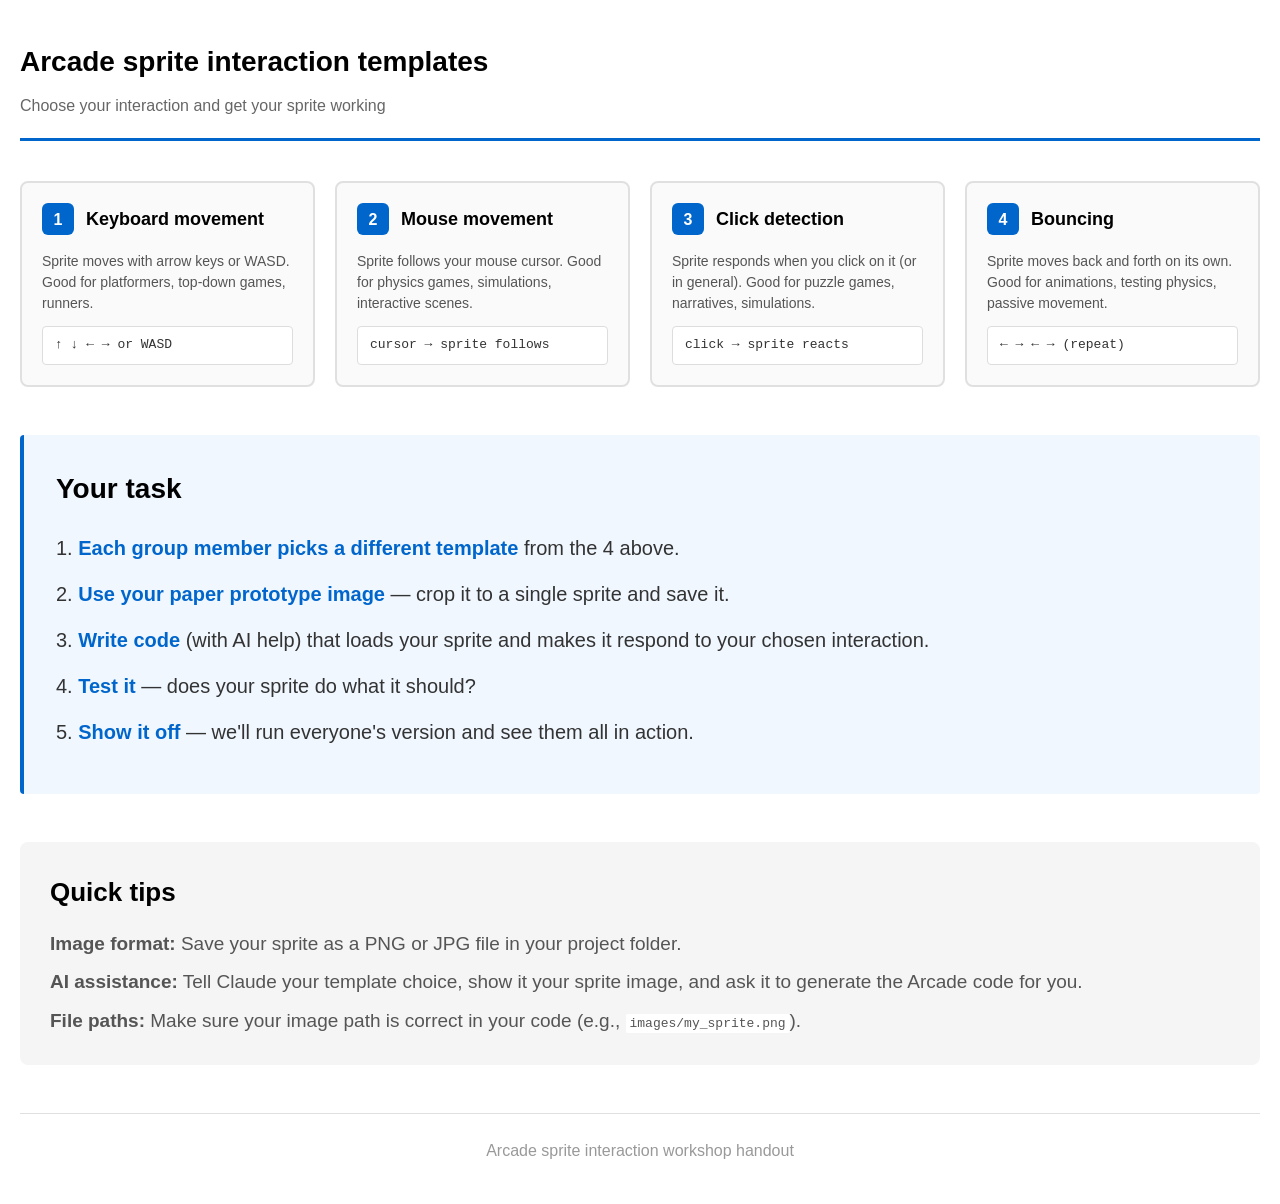
<file: cs10/arcade_interaction_handout-WIDE.html>
<!DOCTYPE html>
<html lang="en">
<head>
  <meta charset="UTF-8">
  <meta name="viewport" content="width=device-width, initial-scale=1.0">
  <title>Arcade sprite interaction templates</title>
  <style>
    * {
      margin: 0;
      padding: 0;
      box-sizing: border-box;
    }
    
    body {
      font-family: -apple-system, BlinkMacSystemFont, "Segoe UI", "Roboto", sans-serif;
      line-height: 1.6;
      color: #1a1a1a;
      background: white;
      padding: 40px 20px;
    }
    
    .container {
      max-width: 1500px;
      margin: 0 auto;
    }
    
    header {
      margin-bottom: 40px;
      border-bottom: 3px solid #0066cc;
      padding-bottom: 20px;
    }
    
    h1 {
      font-size: 28px;
      font-weight: 600;
      margin-bottom: 8px;
      color: #000;
    }
    
    .subtitle {
      font-size: 16px;
      color: #666;
    }
    
    .templates {
      display: grid;
      grid-template-columns: repeat(4, minmax(0, 1fr));
      gap: 20px;
      margin-bottom: 48px;
    }
    
    .template {
      border: 2px solid #e0e0e0;
      border-radius: 8px;
      padding: 20px;
      background: #fafafa;
      transition: border-color 0.2s;
    }
    
    .template:hover {
      border-color: #0066cc;
    }
    
    .template-header {
      display: flex;
      align-items: center;
      gap: 12px;
      margin-bottom: 16px;
    }
    
    .template-number {
      display: flex;
      align-items: center;
      justify-content: center;
      width: 32px;
      height: 32px;
      background: #0066cc;
      color: white;
      font-weight: 600;
      border-radius: 6px;
      flex-shrink: 0;
      font-size: 16px;
    }
    
    .template h3 {
      font-size: 18px;
      font-weight: 600;
      color: #000;
      margin: 0;
    }
    
    .template p {
      font-size: 14px;
      color: #555;
      margin-bottom: 12px;
      line-height: 1.5;
    }
    
    .template-input {
      background: white;
      border: 1px solid #ddd;
      border-radius: 4px;
      padding: 8px 12px;
      font-family: "Courier New", monospace;
      font-size: 13px;
      color: #333;
      font-weight: 500;
    }
    
    .task-section {
      background: #f0f7ff;
      border-left: 4px solid #0066cc;
      padding: 32px;
      border-radius: 4px;
      margin-bottom: 48px;
    }
    
    .task-section h2 {
      font-size: 28px;
      font-weight: 600;
      color: #000;
      margin-bottom: 20px;
    }
    
    .task-section ol {
      list-style-position: inside;
      padding-left: 0;
    }
    
    .task-section li {
      font-size: 20px;
      color: #333;
      margin-bottom: 14px;
      line-height: 1.6;
    }
    
    .task-section li strong {
      color: #0066cc;
      font-weight: 600;
    }
    
    .tips {
      background: #f5f5f5;
      border-radius: 8px;
      padding: 30px;
      margin-bottom: 48px;
    }
    
    .tips h2 {
      font-size: 26px;
      font-weight: 600;
      color: #000;
      margin-bottom: 16px;
    }
    
    .tips p {
      font-size: 19px;
      color: #555;
      margin-bottom: 10px;
      line-height: 1.5;
    }
    
    .tips p:last-child {
      margin-bottom: 0;
    }
    
    footer {
      border-top: 1px solid #e0e0e0;
      padding-top: 24px;
      font-size: 16px;
      color: #999;
      text-align: center;
    }
    
    @media print {
      body {
        padding: 20px;
      }
      
      .template {
        page-break-inside: avoid;
      }
      
      .task-section {
        page-break-inside: avoid;
      }
    }
    
    @media (max-width: 1200px) {
      .templates {
        grid-template-columns: repeat(2, minmax(0, 1fr));
      }
    }

    @media (max-width: 700px) {
      .templates {
        grid-template-columns: 1fr;
      }
      
      h1 {
        font-size: 24px;
      }
    }
  </style>
</head>
<body>
  <div class="container">
    <header>
      <h1>Arcade sprite interaction templates</h1>
      <p class="subtitle">Choose your interaction and get your sprite working</p>
    </header>
    
    <div class="templates">
      <div class="template">
        <div class="template-header">
          <div class="template-number">1</div>
          <h3>Keyboard movement</h3>
        </div>
        <p>Sprite moves with arrow keys or WASD. Good for platformers, top-down games, runners.</p>
        <div class="template-input">↑ ↓ ← → or WASD</div>
      </div>
      
      <div class="template">
        <div class="template-header">
          <div class="template-number">2</div>
          <h3>Mouse movement</h3>
        </div>
        <p>Sprite follows your mouse cursor. Good for physics games, simulations, interactive scenes.</p>
        <div class="template-input">cursor → sprite follows</div>
      </div>
      
      <div class="template">
        <div class="template-header">
          <div class="template-number">3</div>
          <h3>Click detection</h3>
        </div>
        <p>Sprite responds when you click on it (or in general). Good for puzzle games, narratives, simulations.</p>
        <div class="template-input">click → sprite reacts</div>
      </div>
      
      <div class="template">
        <div class="template-header">
          <div class="template-number">4</div>
          <h3>Bouncing</h3>
        </div>
        <p>Sprite moves back and forth on its own. Good for animations, testing physics, passive movement.</p>
        <div class="template-input">← → ← → (repeat)</div>
      </div>
    </div>
    
    <div class="task-section">
      <h2>Your task</h2>
      <ol>
        <li><strong>Each group member picks a different template</strong> from the 4 above.</li>
        <li><strong>Use your paper prototype image</strong> — crop it to a single sprite and save it.</li>
        <li><strong>Write code</strong> (with AI help) that loads your sprite and makes it respond to your chosen interaction.</li>
        <li><strong>Test it</strong> — does your sprite do what it should?</li>
        <li><strong>Show it off</strong> — we'll run everyone's version and see them all in action.</li>
      </ol>
    </div>
    
    <div class="tips">
      <h2>Quick tips</h2>
      <p><strong>Image format:</strong> Save your sprite as a PNG or JPG file in your project folder.</p>
      <p><strong>AI assistance:</strong> Tell Claude your template choice, show it your sprite image, and ask it to generate the Arcade code for you.</p>
      <p><strong>File paths:</strong> Make sure your image path is correct in your code (e.g., <code style="background: #fff; padding: 2px 4px; border-radius: 2px; font-size: 13px;">images/my_sprite.png</code>).</p>
    </div>
    
    <footer>
      <p>Arcade sprite interaction workshop handout</p>
    </footer>
  </div>
</body>
</html>
</file>
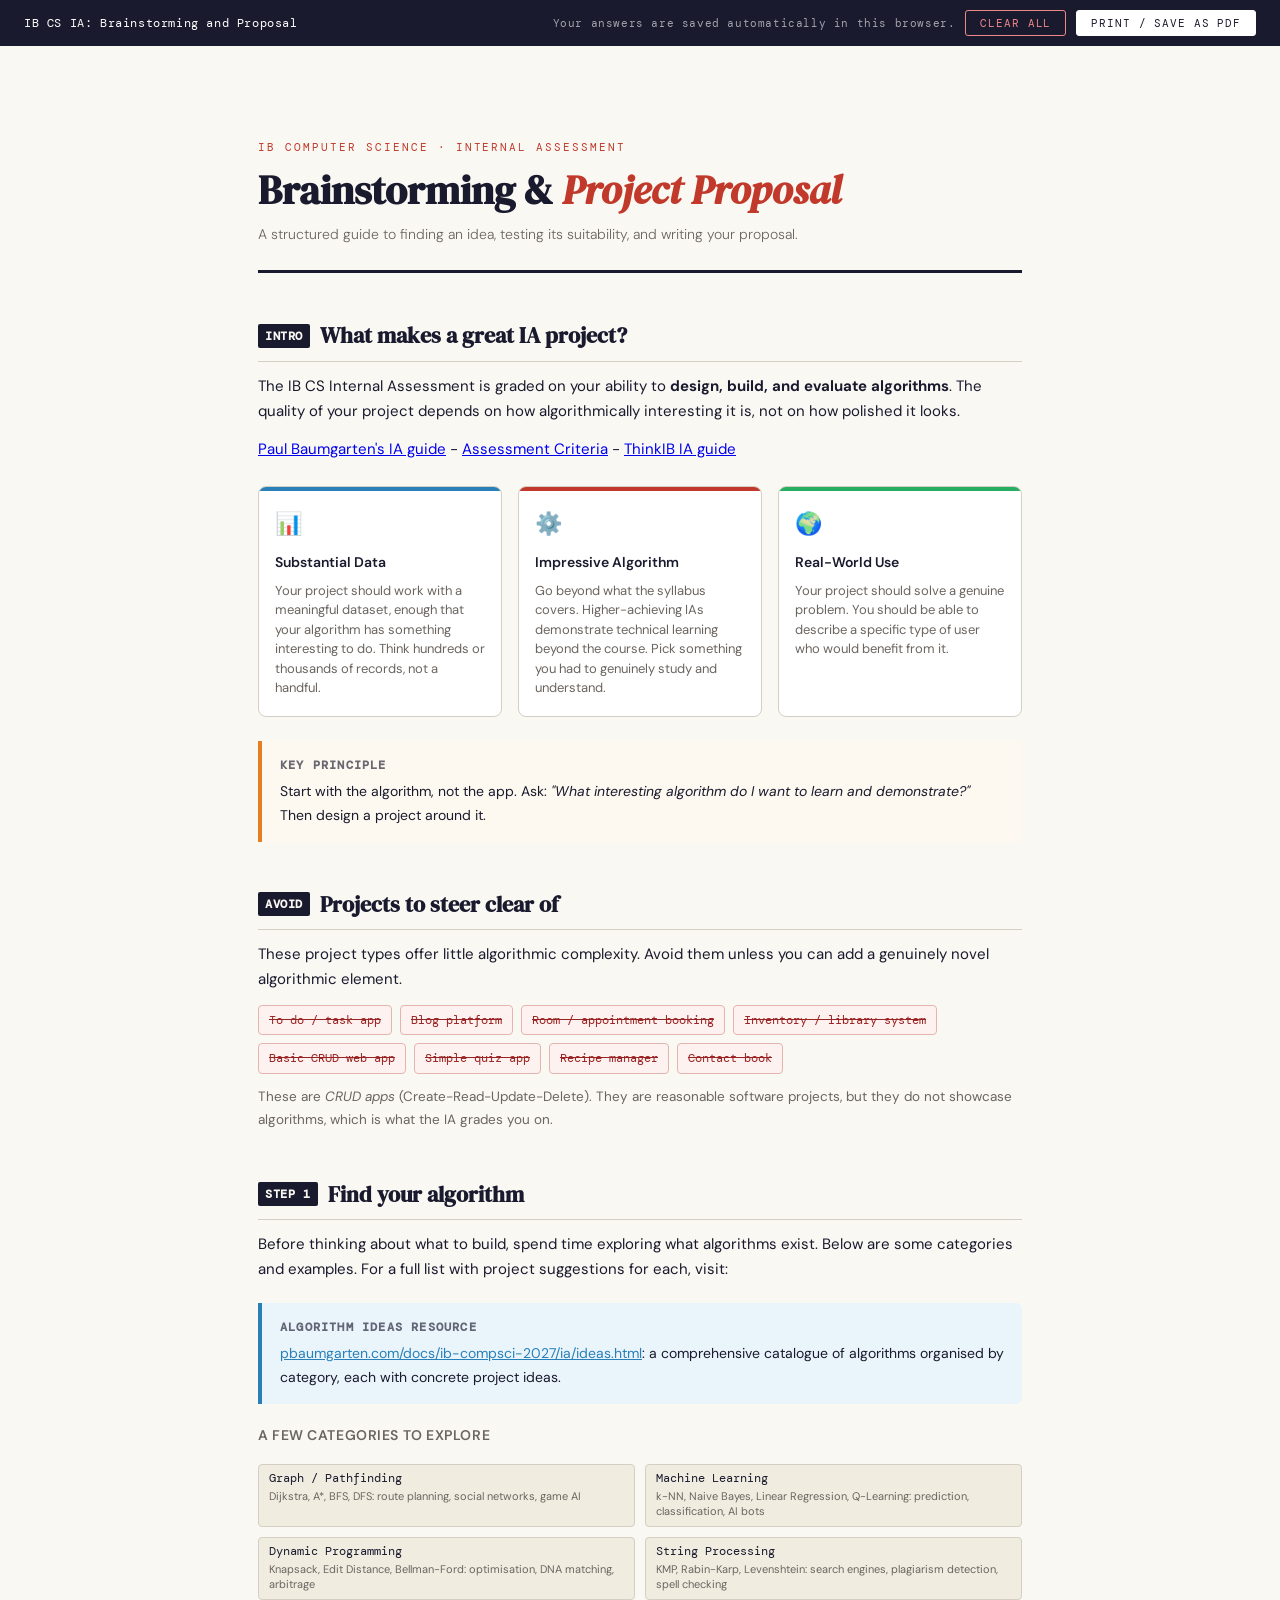
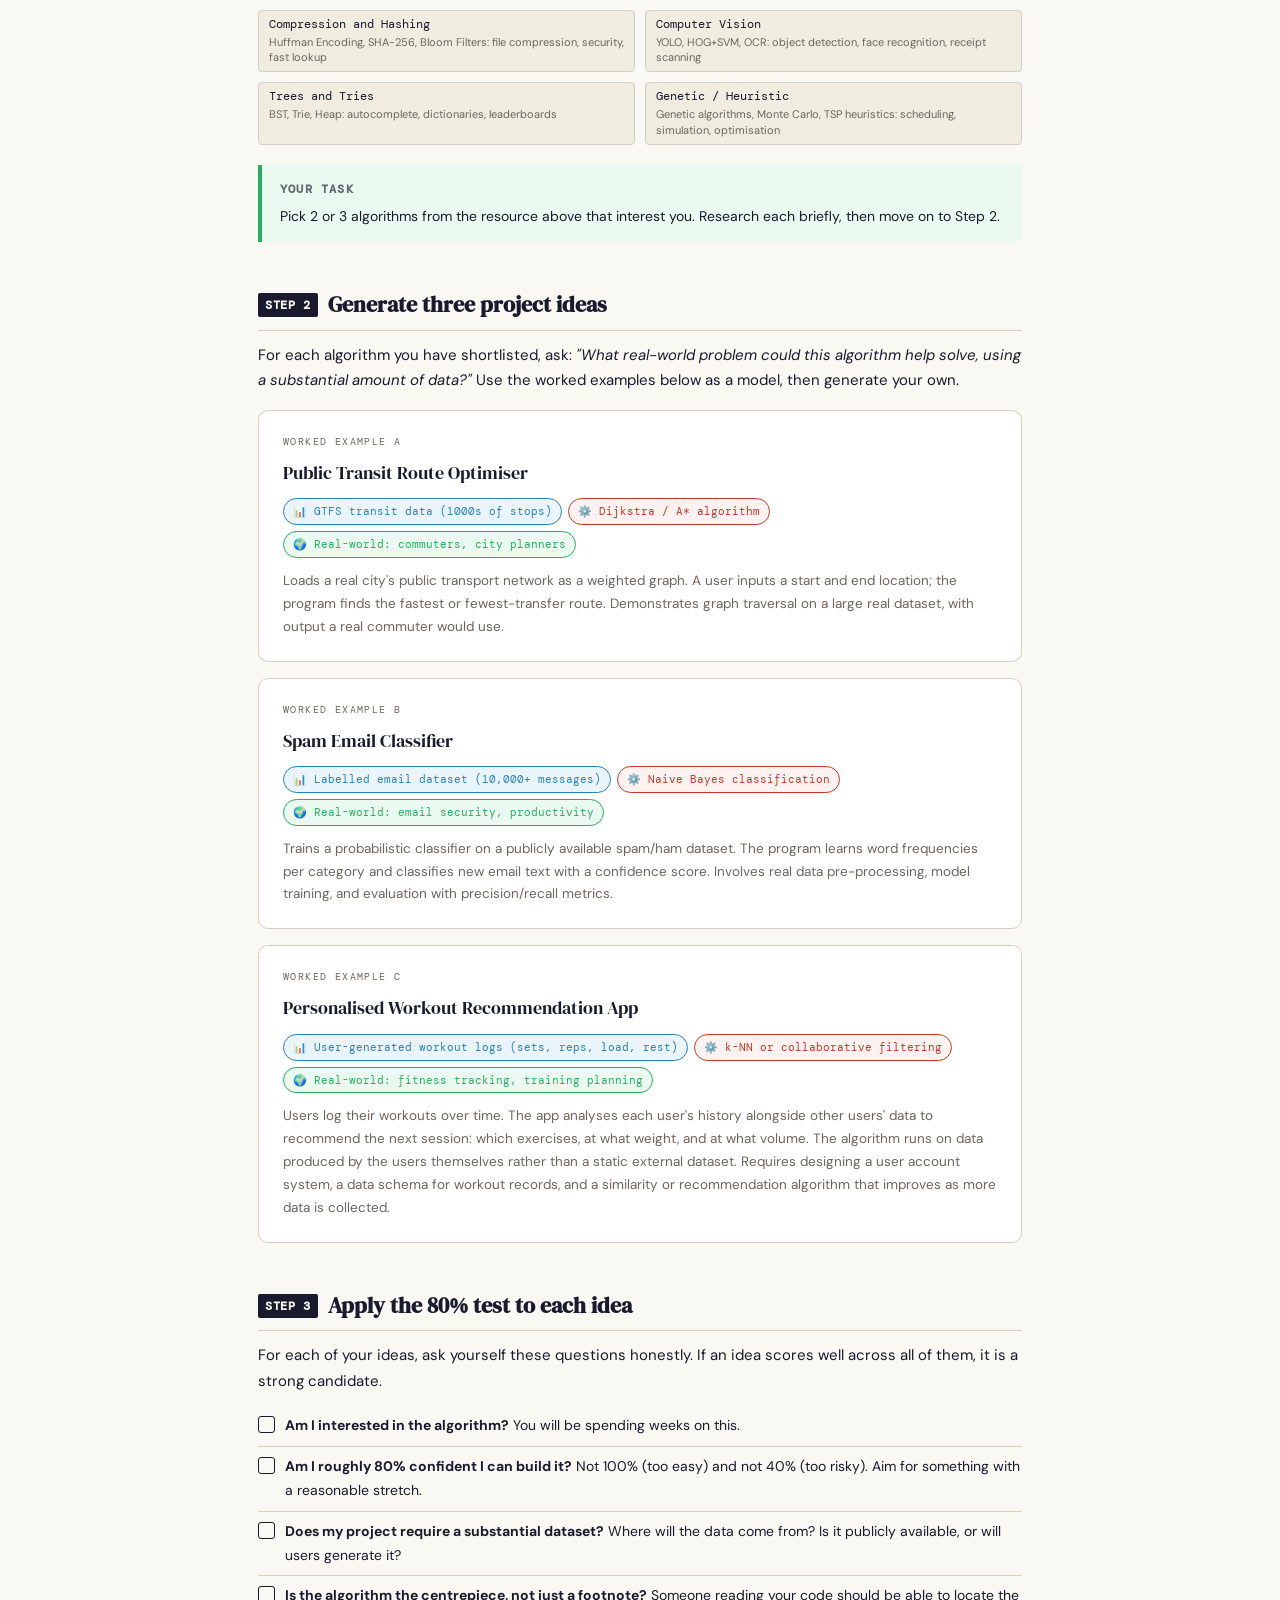
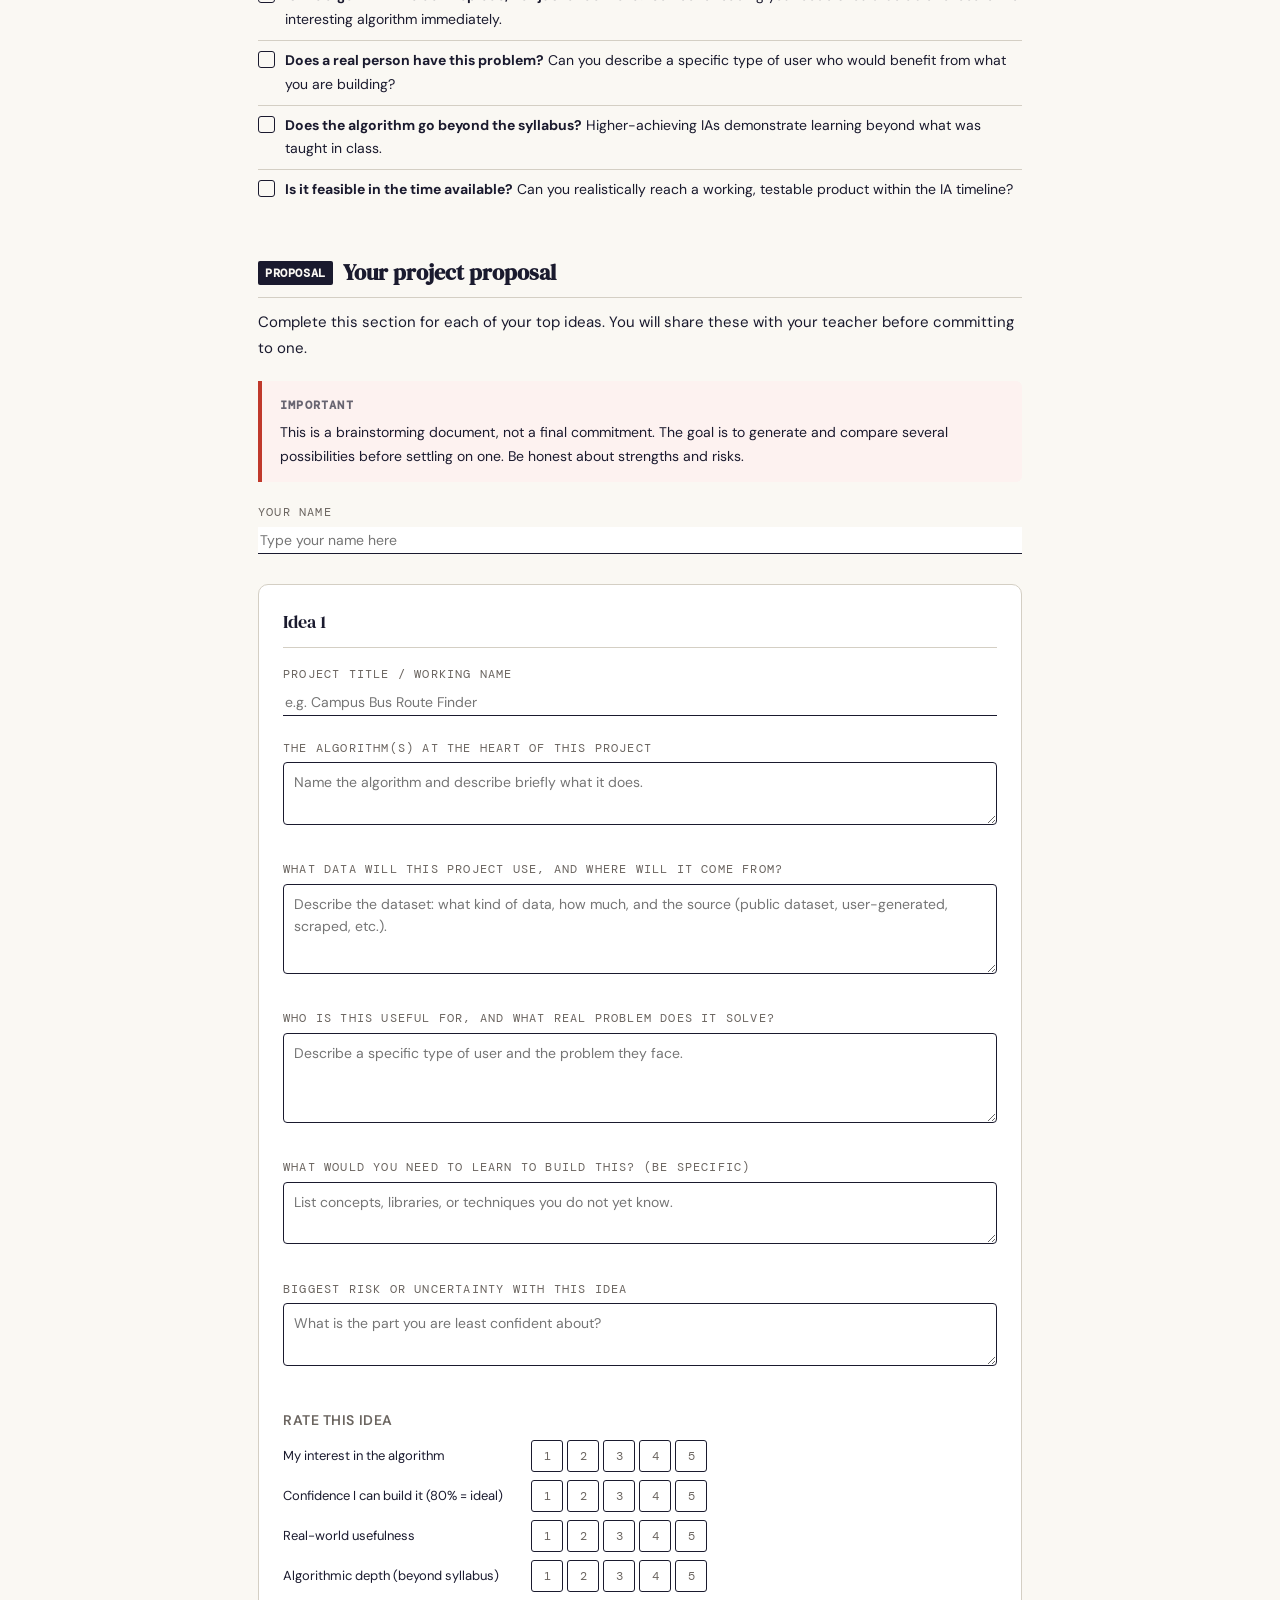
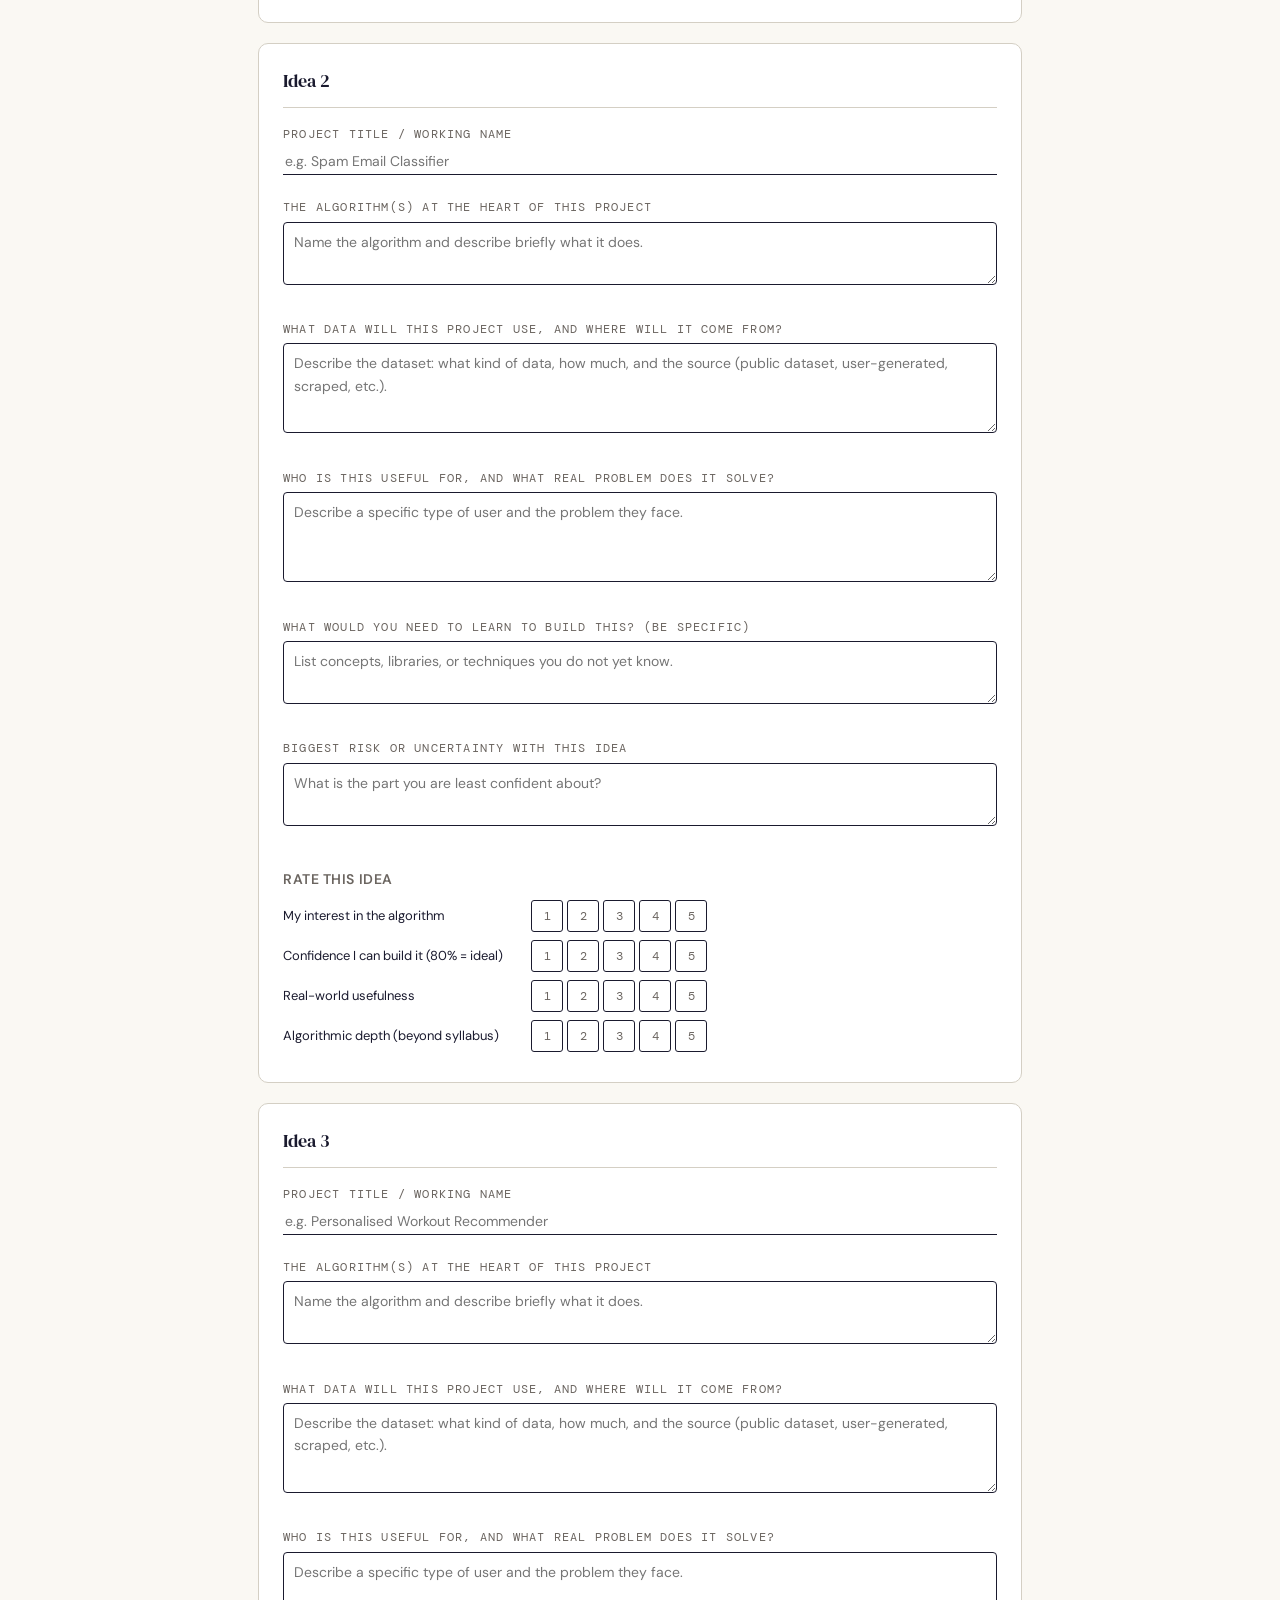
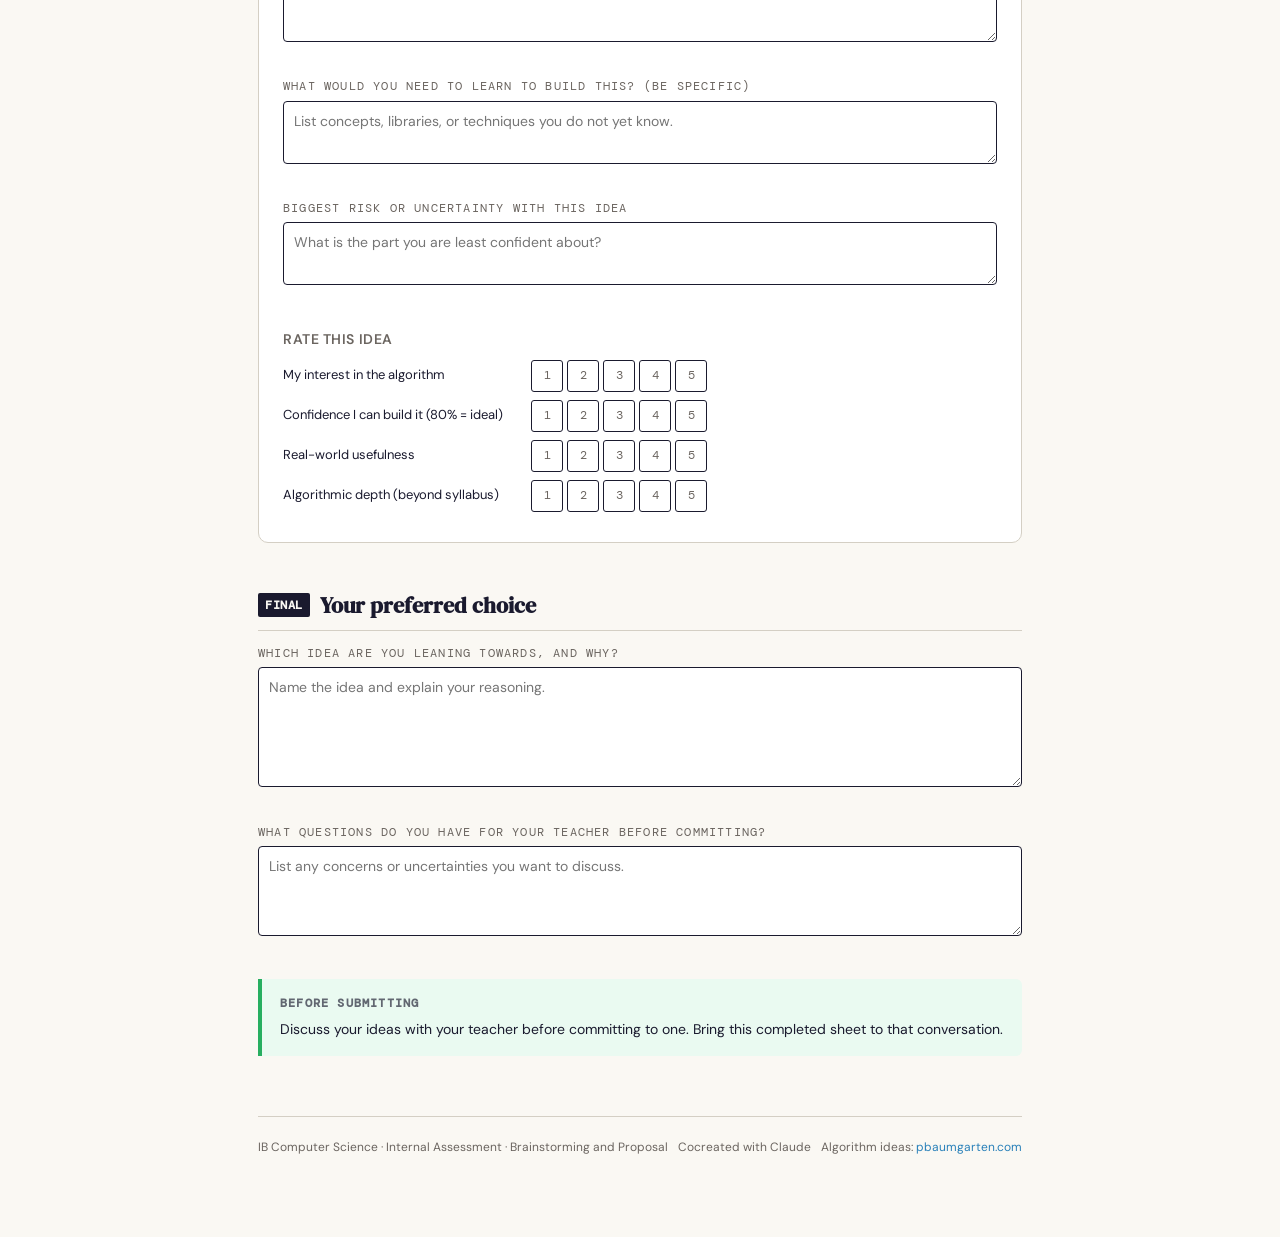
<file: ib11/ia_brainstorm_proposal.html>
<!DOCTYPE html>
<html lang="en">
<head>
<meta charset="UTF-8">
<meta name="viewport" content="width=device-width, initial-scale=1.0">
<title>IB CS IA: Brainstorming and Proposal</title>
<link href="https://fonts.googleapis.com/css2?family=DM+Serif+Display:ital@0;1&family=DM+Mono:wght@400;500&family=DM+Sans:wght@300;400;500;600&display=swap" rel="stylesheet">
<style>
  :root {
    --ink: #1a1a2e;
    --paper: #faf8f3;
    --cream: #f0ece0;
    --accent: #c0392b;
    --accent2: #2980b9;
    --accent3: #27ae60;
    --amber: #e67e22;
    --muted: #6b6560;
    --rule: #d4cfc4;
    --green-bg: #eafaf1;
    --red-bg: #fdf2f0;
    --blue-bg: #eaf4fb;
    --amber-bg: #fef9f0;
  }

  * { box-sizing: border-box; margin: 0; padding: 0; }

  body {
    font-family: 'DM Sans', sans-serif;
    background: var(--paper);
    color: var(--ink);
    line-height: 1.7;
    font-size: 15px;
  }

  .page {
    max-width: 860px;
    margin: 0 auto;
    padding: 56px 48px 80px;
  }

  /* SAVE BAR */
  .save-bar {
    position: sticky;
    top: 0;
    z-index: 100;
    background: var(--ink);
    color: white;
    display: flex;
    align-items: center;
    justify-content: space-between;
    padding: 10px 24px;
    font-family: 'DM Mono', monospace;
    font-size: 12px;
    letter-spacing: 0.05em;
  }
  .save-bar .save-status { opacity: 0.6; font-size: 11px; }
  .save-bar .bar-actions { display: flex; gap: 10px; align-items: center; }
  .btn {
    font-family: 'DM Mono', monospace;
    font-size: 11px;
    letter-spacing: 0.08em;
    text-transform: uppercase;
    border: 1.5px solid white;
    background: transparent;
    color: white;
    padding: 5px 14px;
    border-radius: 3px;
    cursor: pointer;
    transition: background 0.15s, color 0.15s;
  }
  .btn:hover { background: white; color: var(--ink); }
  .btn.primary { background: white; color: var(--ink); border-color: white; }
  .btn.primary:hover { background: #e0e0e0; }
  .btn.danger { border-color: #e88; color: #e88; }
  .btn.danger:hover { background: #e88; color: white; }

  /* MASTHEAD */
  .masthead {
    border-bottom: 3px solid var(--ink);
    padding-bottom: 24px;
    margin-bottom: 36px;
    margin-top: 36px;
  }
  .masthead-tag {
    font-family: 'DM Mono', monospace;
    font-size: 11px;
    letter-spacing: 0.18em;
    text-transform: uppercase;
    color: var(--accent);
    margin-bottom: 10px;
  }
  .masthead h1 {
    font-family: 'DM Serif Display', serif;
    font-size: 40px;
    line-height: 1.15;
    color: var(--ink);
  }
  .masthead h1 em { font-style: italic; color: var(--accent); }
  .masthead-sub { margin-top: 10px; color: var(--muted); font-size: 14px; font-weight: 300; }

  /* SECTION HEADINGS */
  h2 {
    font-family: 'DM Serif Display', serif;
    font-size: 22px;
    color: var(--ink);
    margin-top: 44px;
    margin-bottom: 12px;
    padding-bottom: 6px;
    border-bottom: 1.5px solid var(--rule);
    display: flex;
    align-items: center;
    gap: 10px;
  }
  h2 .num {
    font-family: 'DM Mono', monospace;
    font-size: 12px;
    background: var(--ink);
    color: var(--paper);
    padding: 2px 7px;
    border-radius: 2px;
    letter-spacing: 0.05em;
    flex-shrink: 0;
  }
  h3 {
    font-family: 'DM Sans', sans-serif;
    font-weight: 600;
    font-size: 14px;
    letter-spacing: 0.04em;
    text-transform: uppercase;
    color: var(--muted);
    margin-top: 20px;
    margin-bottom: 8px;
  }
  p { margin-bottom: 12px; }

  /* CALLOUTS */
  .callout {
    border-left: 4px solid var(--accent);
    background: var(--red-bg);
    padding: 14px 18px;
    border-radius: 0 6px 6px 0;
    margin: 20px 0;
    font-size: 14px;
  }
  .callout.green  { border-color: var(--accent3); background: var(--green-bg); }
  .callout.blue   { border-color: var(--accent2); background: var(--blue-bg); }
  .callout.amber  { border-color: var(--amber);   background: var(--amber-bg); }
  .callout strong {
    display: block;
    font-size: 12px;
    font-family: 'DM Mono', monospace;
    letter-spacing: 0.1em;
    text-transform: uppercase;
    margin-bottom: 5px;
    opacity: 0.65;
  }

  /* THREE PILLARS */
  .pillars { display: grid; grid-template-columns: repeat(3,1fr); gap: 16px; margin: 24px 0; }
  .pillar {
    border: 1.5px solid var(--rule);
    border-radius: 8px;
    padding: 18px 16px;
    background: white;
    position: relative;
    overflow: hidden;
  }
  .pillar::before {
    content: '';
    display: block;
    height: 4px;
    position: absolute;
    top: 0; left: 0; right: 0;
    border-radius: 8px 8px 0 0;
  }
  .pillar:nth-child(1)::before { background: var(--accent2); }
  .pillar:nth-child(2)::before { background: var(--accent); }
  .pillar:nth-child(3)::before { background: var(--accent3); }
  .pillar-icon { font-size: 22px; margin-bottom: 8px; }
  .pillar-title { font-weight: 600; font-size: 14px; margin-bottom: 6px; }
  .pillar-desc { font-size: 13px; color: var(--muted); line-height: 1.5; }

  /* CHECKLIST */
  .checklist { list-style: none; padding: 0; }
  .checklist li {
    display: flex;
    gap: 10px;
    align-items: flex-start;
    padding: 8px 0;
    border-bottom: 1px solid var(--rule);
    font-size: 14px;
  }
  .checklist li:last-child { border-bottom: none; }
  .checklist .box {
    width: 17px; height: 17px;
    border: 1.5px solid var(--ink);
    border-radius: 3px;
    flex-shrink: 0;
    margin-top: 2px;
  }

  /* ALGO GRID */
  .algo-grid { display: grid; grid-template-columns: repeat(2,1fr); gap: 10px; margin: 16px 0; }
  .algo-tag {
    font-family: 'DM Mono', monospace;
    font-size: 11.5px;
    background: var(--cream);
    border: 1px solid var(--rule);
    border-radius: 4px;
    padding: 6px 10px;
    color: var(--ink);
    line-height: 1.4;
  }
  .algo-tag span { display: block; font-family: 'DM Sans', sans-serif; font-size: 11px; color: var(--muted); margin-top: 2px; }

  /* IDEA EXAMPLE CARDS */
  .idea-card {
    border: 1.5px solid var(--rule);
    border-radius: 10px;
    padding: 22px 24px;
    margin: 16px 0;
    background: white;
  }
  .idea-card-label { font-family: 'DM Mono', monospace; font-size: 10px; letter-spacing: 0.14em; text-transform: uppercase; color: var(--muted); margin-bottom: 8px; }
  .idea-card-title { font-family: 'DM Serif Display', serif; font-size: 18px; margin-bottom: 10px; color: var(--ink); }
  .idea-card-pills { display: flex; flex-wrap: wrap; gap: 6px; margin-bottom: 12px; }
  .pill { font-size: 11px; font-family: 'DM Mono', monospace; padding: 3px 9px; border-radius: 20px; border: 1px solid; }
  .pill.data { color: var(--accent2); border-color: var(--accent2); background: var(--blue-bg); }
  .pill.algo { color: var(--accent);  border-color: var(--accent);  background: var(--red-bg); }
  .pill.real { color: var(--accent3); border-color: var(--accent3); background: var(--green-bg); }
  .idea-card p { font-size: 13.5px; color: var(--muted); margin-bottom: 0; }

  /* AVOID LIST */
  .avoid-list { display: flex; flex-wrap: wrap; gap: 8px; margin: 12px 0; }
  .avoid-tag {
    font-size: 12px; background: var(--red-bg); border: 1px solid #e5b4af;
    border-radius: 4px; padding: 4px 10px; color: #922;
    font-family: 'DM Mono', monospace; text-decoration: line-through; text-decoration-color: #922;
  }

  /* FORM FIELDS */
  .form-section { margin: 12px 0; }
  .form-label {
    font-size: 12px; font-family: 'DM Mono', monospace; text-transform: uppercase;
    letter-spacing: 0.1em; color: var(--muted); margin-bottom: 4px; display: block;
  }
  .form-input {
    font-family: 'DM Sans', sans-serif; font-size: 14px; color: var(--ink);
    background: white; border: none; border-bottom: 1.5px solid var(--ink);
    width: 100%; padding: 4px 2px; outline: none; margin-bottom: 10px; border-radius: 0;
  }
  .form-input:focus { border-bottom-color: var(--accent2); background: #f0f7ff; }

  .form-textarea {
    font-family: 'DM Sans', sans-serif; font-size: 14px; color: var(--ink);
    background: white; border: 1.5px solid var(--ink); border-radius: 4px;
    width: 100%; padding: 8px 10px; outline: none; resize: vertical; margin-bottom: 14px; line-height: 1.6;
  }
  .form-textarea:focus { border-color: var(--accent2); background: #f0f7ff; }
  .form-textarea.sm { min-height: 60px; }
  .form-textarea.md { min-height: 90px; }
  .form-textarea.lg { min-height: 120px; }

  /* SCORE SELECTOR */
  .score-row { display: flex; gap: 8px; align-items: center; flex-wrap: wrap; margin-bottom: 8px; }
  .score-label { font-size: 13px; min-width: 240px; }
  .score-boxes { display: flex; gap: 4px; }
  .score-box {
    width: 32px; height: 32px; border: 1.5px solid var(--ink); border-radius: 3px;
    display: flex; align-items: center; justify-content: center;
    font-size: 12px; font-family: 'DM Mono', monospace; color: var(--muted);
    cursor: pointer; user-select: none; transition: background 0.1s, color 0.1s;
  }
  .score-box:hover { background: var(--cream); }
  .score-box.selected { background: var(--ink); color: white; border-color: var(--ink); }

  /* IDEA FORM BLOCKS */
  .idea-block {
    border: 1.5px solid var(--rule); border-radius: 10px;
    padding: 22px 24px; margin: 20px 0; background: white;
  }
  .idea-block-title {
    font-family: 'DM Serif Display', serif; font-size: 18px;
    margin-bottom: 16px; color: var(--ink);
    border-bottom: 1px solid var(--rule); padding-bottom: 10px;
  }

  /* FOOTER */
  .footer {
    margin-top: 60px; padding-top: 20px; border-top: 1.5px solid var(--rule);
    font-size: 12px; color: var(--muted); display: flex; justify-content: space-between; align-items: center;
  }
  .footer a { color: var(--accent2); text-decoration: none; }

  /* PRINT */
  @media print {
    .save-bar { display: none !important; }
    body { background: white; font-size: 13px; }
    .page { padding: 20px 28px; margin-top: 0; }
    .pillars { grid-template-columns: repeat(3,1fr); }
    .algo-grid { grid-template-columns: repeat(2,1fr); }
    .form-input, .form-textarea { border-color: #999 !important; background: white !important; }
    .score-box.selected { background: #333 !important; color: white !important; -webkit-print-color-adjust: exact; print-color-adjust: exact; }
    .idea-card, .idea-block { break-inside: avoid; }
  }

  @media (max-width: 620px) {
    .page { padding: 28px 20px; }
    .pillars { grid-template-columns: 1fr; }
    .algo-grid { grid-template-columns: 1fr; }
  }
</style>
</head>
<body>

<div class="save-bar">
  <span>IB CS IA: Brainstorming and Proposal</span>
  <div class="bar-actions">
    <span class="save-status" id="saveStatus">Your answers are saved automatically in this browser.</span>
    <button class="btn danger" onclick="clearAll()">Clear all</button>
    <button class="btn primary" onclick="window.print()">Print / Save as PDF</button>
  </div>
</div>

<div class="page">

  <div class="masthead">
    <div class="masthead-tag">IB Computer Science · Internal Assessment</div>
    <h1>Brainstorming &amp; <em>Project Proposal</em></h1>
    <div class="masthead-sub">A structured guide to finding an idea, testing its suitability, and writing your proposal.</div>
  </div>

  <h2><span class="num">INTRO</span> What makes a great IA project?</h2>
  <p>The IB CS Internal Assessment is graded on your ability to <strong>design, build, and evaluate algorithms</strong>. The quality of your project depends on how algorithmically interesting it is, not on how polished it looks.</p>
  <p>
    <a href="https://pbaumgarten.com/docs/ib-compsci-2027/ia/">Paul Baumgarten's IA guide</a> - 
    <a href="https://pbaumgarten.com/docs/ib-compsci-2027/ia/criteria.html">Assessment Criteria</a> - 
    <a href="https://student.thinkib.net/computerscience/page/65105/?lg=116261">ThinkIB IA guide</a>
  </p>

  <div class="pillars">
    <div class="pillar">
      <div class="pillar-icon">📊</div>
      <div class="pillar-title">Substantial Data</div>
      <div class="pillar-desc">Your project should work with a meaningful dataset, enough that your algorithm has something interesting to do. Think hundreds or thousands of records, not a handful.</div>
    </div>
    <div class="pillar">
      <div class="pillar-icon">⚙️</div>
      <div class="pillar-title">Impressive Algorithm</div>
      <div class="pillar-desc">Go beyond what the syllabus covers. Higher-achieving IAs demonstrate technical learning beyond the course. Pick something you had to genuinely study and understand.</div>
    </div>
    <div class="pillar">
      <div class="pillar-icon">🌍</div>
      <div class="pillar-title">Real-World Use</div>
      <div class="pillar-desc">Your project should solve a genuine problem. You should be able to describe a specific type of user who would benefit from it.</div>
    </div>
  </div>

  <div class="callout amber">
    <strong>Key principle</strong>
    Start with the algorithm, not the app. Ask: <em>"What interesting algorithm do I want to learn and demonstrate?"</em> Then design a project around it.
  </div>

  <h2><span class="num">AVOID</span> Projects to steer clear of</h2>
  <p>These project types offer little algorithmic complexity. Avoid them unless you can add a genuinely novel algorithmic element.</p>
  <div class="avoid-list">
    <span class="avoid-tag">To-do / task app</span>
    <span class="avoid-tag">Blog platform</span>
    <span class="avoid-tag">Room / appointment booking</span>
    <span class="avoid-tag">Inventory / library system</span>
    <span class="avoid-tag">Basic CRUD web app</span>
    <span class="avoid-tag">Simple quiz app</span>
    <span class="avoid-tag">Recipe manager</span>
    <span class="avoid-tag">Contact book</span>
  </div>
  <p style="font-size:13.5px; color:var(--muted);">These are <em>CRUD apps</em> (Create-Read-Update-Delete). They are reasonable software projects, but they do not showcase algorithms, which is what the IA grades you on.</p>

  <h2><span class="num">STEP 1</span> Find your algorithm</h2>
  <p>Before thinking about what to build, spend time exploring what algorithms exist. Below are some categories and examples. For a full list with project suggestions for each, visit:</p>

  <div class="callout blue">
    <strong>Algorithm ideas resource</strong>
    <a href="https://pbaumgarten.com/docs/ib-compsci-2027/ia/ideas.html" style="color:var(--accent2); word-break:break-all;">pbaumgarten.com/docs/ib-compsci-2027/ia/ideas.html</a>: a comprehensive catalogue of algorithms organised by category, each with concrete project ideas.
  </div>

  <h3>A few categories to explore</h3>
  <div class="algo-grid">
    <div class="algo-tag">Graph / Pathfinding<span>Dijkstra, A*, BFS, DFS: route planning, social networks, game AI</span></div>
    <div class="algo-tag">Machine Learning<span>k-NN, Naive Bayes, Linear Regression, Q-Learning: prediction, classification, AI bots</span></div>
    <div class="algo-tag">Dynamic Programming<span>Knapsack, Edit Distance, Bellman-Ford: optimisation, DNA matching, arbitrage</span></div>
    <div class="algo-tag">String Processing<span>KMP, Rabin-Karp, Levenshtein: search engines, plagiarism detection, spell checking</span></div>
    <div class="algo-tag">Compression and Hashing<span>Huffman Encoding, SHA-256, Bloom Filters: file compression, security, fast lookup</span></div>
    <div class="algo-tag">Computer Vision<span>YOLO, HOG+SVM, OCR: object detection, face recognition, receipt scanning</span></div>
    <div class="algo-tag">Trees and Tries<span>BST, Trie, Heap: autocomplete, dictionaries, leaderboards</span></div>
    <div class="algo-tag">Genetic / Heuristic<span>Genetic algorithms, Monte Carlo, TSP heuristics: scheduling, simulation, optimisation</span></div>
  </div>

  <div class="callout green">
    <strong>Your task</strong>
    Pick 2 or 3 algorithms from the resource above that interest you. Research each briefly, then move on to Step 2.
  </div>

  <h2><span class="num">STEP 2</span> Generate three project ideas</h2>
  <p>For each algorithm you have shortlisted, ask: <em>"What real-world problem could this algorithm help solve, using a substantial amount of data?"</em> Use the worked examples below as a model, then generate your own.</p>

  <div class="idea-card">
    <div class="idea-card-label">Worked example A</div>
    <div class="idea-card-title">Public Transit Route Optimiser</div>
    <div class="idea-card-pills">
      <span class="pill data">📊 GTFS transit data (1000s of stops)</span>
      <span class="pill algo">⚙️ Dijkstra / A* algorithm</span>
      <span class="pill real">🌍 Real-world: commuters, city planners</span>
    </div>
    <p>Loads a real city's public transport network as a weighted graph. A user inputs a start and end location; the program finds the fastest or fewest-transfer route. Demonstrates graph traversal on a large real dataset, with output a real commuter would use.</p>
  </div>

  <div class="idea-card">
    <div class="idea-card-label">Worked example B</div>
    <div class="idea-card-title">Spam Email Classifier</div>
    <div class="idea-card-pills">
      <span class="pill data">📊 Labelled email dataset (10,000+ messages)</span>
      <span class="pill algo">⚙️ Naive Bayes classification</span>
      <span class="pill real">🌍 Real-world: email security, productivity</span>
    </div>
    <p>Trains a probabilistic classifier on a publicly available spam/ham dataset. The program learns word frequencies per category and classifies new email text with a confidence score. Involves real data pre-processing, model training, and evaluation with precision/recall metrics.</p>
  </div>

  <div class="idea-card">
    <div class="idea-card-label">Worked example C</div>
    <div class="idea-card-title">Personalised Workout Recommendation App</div>
    <div class="idea-card-pills">
      <span class="pill data">📊 User-generated workout logs (sets, reps, load, rest)</span>
      <span class="pill algo">⚙️ k-NN or collaborative filtering</span>
      <span class="pill real">🌍 Real-world: fitness tracking, training planning</span>
    </div>
    <p>Users log their workouts over time. The app analyses each user's history alongside other users' data to recommend the next session: which exercises, at what weight, and at what volume. The algorithm runs on data produced by the users themselves rather than a static external dataset. Requires designing a user account system, a data schema for workout records, and a similarity or recommendation algorithm that improves as more data is collected.</p>
  </div>

  <h2><span class="num">STEP 3</span> Apply the 80% test to each idea</h2>
  <p>For each of your ideas, ask yourself these questions honestly. If an idea scores well across all of them, it is a strong candidate.</p>

  <ul class="checklist">
    <li><span class="box"></span><span><strong>Am I interested in the algorithm?</strong> You will be spending weeks on this.</span></li>
    <li><span class="box"></span><span><strong>Am I roughly 80% confident I can build it?</strong> Not 100% (too easy) and not 40% (too risky). Aim for something with a reasonable stretch.</span></li>
    <li><span class="box"></span><span><strong>Does my project require a substantial dataset?</strong> Where will the data come from? Is it publicly available, or will users generate it?</span></li>
    <li><span class="box"></span><span><strong>Is the algorithm the centrepiece, not just a footnote?</strong> Someone reading your code should be able to locate the interesting algorithm immediately.</span></li>
    <li><span class="box"></span><span><strong>Does a real person have this problem?</strong> Can you describe a specific type of user who would benefit from what you are building?</span></li>
    <li><span class="box"></span><span><strong>Does the algorithm go beyond the syllabus?</strong> Higher-achieving IAs demonstrate learning beyond what was taught in class.</span></li>
    <li><span class="box"></span><span><strong>Is it feasible in the time available?</strong> Can you realistically reach a working, testable product within the IA timeline?</span></li>
  </ul>

  <h2><span class="num">PROPOSAL</span> Your project proposal</h2>
  <p>Complete this section for each of your top ideas. You will share these with your teacher before committing to one.</p>

  <div class="callout">
    <strong>Important</strong>
    This is a brainstorming document, not a final commitment. The goal is to generate and compare several possibilities before settling on one. Be honest about strengths and risks.
  </div>

  <div class="form-section">
    <label class="form-label" for="studentName">Your name</label>
    <input class="form-input" type="text" id="studentName" placeholder="Type your name here" autocomplete="off">
  </div>

  <!-- IDEA 1 -->
  <div class="idea-block">
    <div class="idea-block-title">Idea 1</div>
    <div class="form-section">
      <label class="form-label" for="i1_title">Project title / working name</label>
      <input class="form-input" type="text" id="i1_title" placeholder="e.g. Campus Bus Route Finder" autocomplete="off">
    </div>
    <div class="form-section">
      <label class="form-label" for="i1_algo">The algorithm(s) at the heart of this project</label>
      <textarea class="form-textarea sm" id="i1_algo" placeholder="Name the algorithm and describe briefly what it does."></textarea>
    </div>
    <div class="form-section">
      <label class="form-label" for="i1_data">What data will this project use, and where will it come from?</label>
      <textarea class="form-textarea md" id="i1_data" placeholder="Describe the dataset: what kind of data, how much, and the source (public dataset, user-generated, scraped, etc.)."></textarea>
    </div>
    <div class="form-section">
      <label class="form-label" for="i1_user">Who is this useful for, and what real problem does it solve?</label>
      <textarea class="form-textarea md" id="i1_user" placeholder="Describe a specific type of user and the problem they face."></textarea>
    </div>
    <div class="form-section">
      <label class="form-label" for="i1_learn">What would you need to learn to build this? (Be specific)</label>
      <textarea class="form-textarea sm" id="i1_learn" placeholder="List concepts, libraries, or techniques you do not yet know."></textarea>
    </div>
    <div class="form-section">
      <label class="form-label" for="i1_risk">Biggest risk or uncertainty with this idea</label>
      <textarea class="form-textarea sm" id="i1_risk" placeholder="What is the part you are least confident about?"></textarea>
    </div>
    <h3>Rate this idea</h3>
    <div class="score-row"><span class="score-label">My interest in the algorithm</span>
      <div class="score-boxes" id="i1_s1"><div class="score-box" data-val="1">1</div><div class="score-box" data-val="2">2</div><div class="score-box" data-val="3">3</div><div class="score-box" data-val="4">4</div><div class="score-box" data-val="5">5</div></div>
    </div>
    <div class="score-row"><span class="score-label">Confidence I can build it (80% = ideal)</span>
      <div class="score-boxes" id="i1_s2"><div class="score-box" data-val="1">1</div><div class="score-box" data-val="2">2</div><div class="score-box" data-val="3">3</div><div class="score-box" data-val="4">4</div><div class="score-box" data-val="5">5</div></div>
    </div>
    <div class="score-row"><span class="score-label">Real-world usefulness</span>
      <div class="score-boxes" id="i1_s3"><div class="score-box" data-val="1">1</div><div class="score-box" data-val="2">2</div><div class="score-box" data-val="3">3</div><div class="score-box" data-val="4">4</div><div class="score-box" data-val="5">5</div></div>
    </div>
    <div class="score-row"><span class="score-label">Algorithmic depth (beyond syllabus)</span>
      <div class="score-boxes" id="i1_s4"><div class="score-box" data-val="1">1</div><div class="score-box" data-val="2">2</div><div class="score-box" data-val="3">3</div><div class="score-box" data-val="4">4</div><div class="score-box" data-val="5">5</div></div>
    </div>
  </div>

  <!-- IDEA 2 -->
  <div class="idea-block">
    <div class="idea-block-title">Idea 2</div>
    <div class="form-section">
      <label class="form-label" for="i2_title">Project title / working name</label>
      <input class="form-input" type="text" id="i2_title" placeholder="e.g. Spam Email Classifier" autocomplete="off">
    </div>
    <div class="form-section">
      <label class="form-label" for="i2_algo">The algorithm(s) at the heart of this project</label>
      <textarea class="form-textarea sm" id="i2_algo" placeholder="Name the algorithm and describe briefly what it does."></textarea>
    </div>
    <div class="form-section">
      <label class="form-label" for="i2_data">What data will this project use, and where will it come from?</label>
      <textarea class="form-textarea md" id="i2_data" placeholder="Describe the dataset: what kind of data, how much, and the source (public dataset, user-generated, scraped, etc.)."></textarea>
    </div>
    <div class="form-section">
      <label class="form-label" for="i2_user">Who is this useful for, and what real problem does it solve?</label>
      <textarea class="form-textarea md" id="i2_user" placeholder="Describe a specific type of user and the problem they face."></textarea>
    </div>
    <div class="form-section">
      <label class="form-label" for="i2_learn">What would you need to learn to build this? (Be specific)</label>
      <textarea class="form-textarea sm" id="i2_learn" placeholder="List concepts, libraries, or techniques you do not yet know."></textarea>
    </div>
    <div class="form-section">
      <label class="form-label" for="i2_risk">Biggest risk or uncertainty with this idea</label>
      <textarea class="form-textarea sm" id="i2_risk" placeholder="What is the part you are least confident about?"></textarea>
    </div>
    <h3>Rate this idea</h3>
    <div class="score-row"><span class="score-label">My interest in the algorithm</span>
      <div class="score-boxes" id="i2_s1"><div class="score-box" data-val="1">1</div><div class="score-box" data-val="2">2</div><div class="score-box" data-val="3">3</div><div class="score-box" data-val="4">4</div><div class="score-box" data-val="5">5</div></div>
    </div>
    <div class="score-row"><span class="score-label">Confidence I can build it (80% = ideal)</span>
      <div class="score-boxes" id="i2_s2"><div class="score-box" data-val="1">1</div><div class="score-box" data-val="2">2</div><div class="score-box" data-val="3">3</div><div class="score-box" data-val="4">4</div><div class="score-box" data-val="5">5</div></div>
    </div>
    <div class="score-row"><span class="score-label">Real-world usefulness</span>
      <div class="score-boxes" id="i2_s3"><div class="score-box" data-val="1">1</div><div class="score-box" data-val="2">2</div><div class="score-box" data-val="3">3</div><div class="score-box" data-val="4">4</div><div class="score-box" data-val="5">5</div></div>
    </div>
    <div class="score-row"><span class="score-label">Algorithmic depth (beyond syllabus)</span>
      <div class="score-boxes" id="i2_s4"><div class="score-box" data-val="1">1</div><div class="score-box" data-val="2">2</div><div class="score-box" data-val="3">3</div><div class="score-box" data-val="4">4</div><div class="score-box" data-val="5">5</div></div>
    </div>
  </div>

  <!-- IDEA 3 -->
  <div class="idea-block">
    <div class="idea-block-title">Idea 3</div>
    <div class="form-section">
      <label class="form-label" for="i3_title">Project title / working name</label>
      <input class="form-input" type="text" id="i3_title" placeholder="e.g. Personalised Workout Recommender" autocomplete="off">
    </div>
    <div class="form-section">
      <label class="form-label" for="i3_algo">The algorithm(s) at the heart of this project</label>
      <textarea class="form-textarea sm" id="i3_algo" placeholder="Name the algorithm and describe briefly what it does."></textarea>
    </div>
    <div class="form-section">
      <label class="form-label" for="i3_data">What data will this project use, and where will it come from?</label>
      <textarea class="form-textarea md" id="i3_data" placeholder="Describe the dataset: what kind of data, how much, and the source (public dataset, user-generated, scraped, etc.)."></textarea>
    </div>
    <div class="form-section">
      <label class="form-label" for="i3_user">Who is this useful for, and what real problem does it solve?</label>
      <textarea class="form-textarea md" id="i3_user" placeholder="Describe a specific type of user and the problem they face."></textarea>
    </div>
    <div class="form-section">
      <label class="form-label" for="i3_learn">What would you need to learn to build this? (Be specific)</label>
      <textarea class="form-textarea sm" id="i3_learn" placeholder="List concepts, libraries, or techniques you do not yet know."></textarea>
    </div>
    <div class="form-section">
      <label class="form-label" for="i3_risk">Biggest risk or uncertainty with this idea</label>
      <textarea class="form-textarea sm" id="i3_risk" placeholder="What is the part you are least confident about?"></textarea>
    </div>
    <h3>Rate this idea</h3>
    <div class="score-row"><span class="score-label">My interest in the algorithm</span>
      <div class="score-boxes" id="i3_s1"><div class="score-box" data-val="1">1</div><div class="score-box" data-val="2">2</div><div class="score-box" data-val="3">3</div><div class="score-box" data-val="4">4</div><div class="score-box" data-val="5">5</div></div>
    </div>
    <div class="score-row"><span class="score-label">Confidence I can build it (80% = ideal)</span>
      <div class="score-boxes" id="i3_s2"><div class="score-box" data-val="1">1</div><div class="score-box" data-val="2">2</div><div class="score-box" data-val="3">3</div><div class="score-box" data-val="4">4</div><div class="score-box" data-val="5">5</div></div>
    </div>
    <div class="score-row"><span class="score-label">Real-world usefulness</span>
      <div class="score-boxes" id="i3_s3"><div class="score-box" data-val="1">1</div><div class="score-box" data-val="2">2</div><div class="score-box" data-val="3">3</div><div class="score-box" data-val="4">4</div><div class="score-box" data-val="5">5</div></div>
    </div>
    <div class="score-row"><span class="score-label">Algorithmic depth (beyond syllabus)</span>
      <div class="score-boxes" id="i3_s4"><div class="score-box" data-val="1">1</div><div class="score-box" data-val="2">2</div><div class="score-box" data-val="3">3</div><div class="score-box" data-val="4">4</div><div class="score-box" data-val="5">5</div></div>
    </div>
  </div>

  <h2><span class="num">FINAL</span> Your preferred choice</h2>
  <div class="form-section">
    <label class="form-label" for="final_choice">Which idea are you leaning towards, and why?</label>
    <textarea class="form-textarea lg" id="final_choice" placeholder="Name the idea and explain your reasoning."></textarea>
  </div>
  <div class="form-section">
    <label class="form-label" for="final_questions">What questions do you have for your teacher before committing?</label>
    <textarea class="form-textarea md" id="final_questions" placeholder="List any concerns or uncertainties you want to discuss."></textarea>
  </div>

  <div class="callout green">
    <strong>Before submitting</strong>
    Discuss your ideas with your teacher before committing to one. Bring this completed sheet to that conversation.
  </div>

  <div class="footer">
    <span>IB Computer Science · Internal Assessment · Brainstorming and Proposal</span>
    <span>Cocreated with Claude</span>
    <span>Algorithm ideas: <a href="https://pbaumgarten.com/docs/ib-compsci-2027/ia/ideas.html">pbaumgarten.com</a></span>
  </div>

</div>

<script>
  const FIELD_IDS = [
    'studentName',
    'i1_title','i1_algo','i1_data','i1_user','i1_learn','i1_risk',
    'i2_title','i2_algo','i2_data','i2_user','i2_learn','i2_risk',
    'i3_title','i3_algo','i3_data','i3_user','i3_learn','i3_risk',
    'final_choice','final_questions'
  ];
  const SCORE_IDS = [
    'i1_s1','i1_s2','i1_s3','i1_s4',
    'i2_s1','i2_s2','i2_s3','i2_s4',
    'i3_s1','i3_s2','i3_s3','i3_s4'
  ];
  const STORAGE_KEY = 'ib_cs_ia_proposal';

  function saveAll() {
    const data = {};
    FIELD_IDS.forEach(id => { const el = document.getElementById(id); if (el) data[id] = el.value; });
    SCORE_IDS.forEach(id => {
      const selected = document.querySelector('#' + id + ' .score-box.selected');
      data[id] = selected ? selected.dataset.val : '';
    });
    localStorage.setItem(STORAGE_KEY, JSON.stringify(data));
    showSaveStatus();
  }

  function loadAll() {
    const raw = localStorage.getItem(STORAGE_KEY);
    if (!raw) return;
    try {
      const data = JSON.parse(raw);
      FIELD_IDS.forEach(id => { const el = document.getElementById(id); if (el && data[id] !== undefined) el.value = data[id]; });
      SCORE_IDS.forEach(id => {
        if (data[id]) {
          const box = document.querySelector('#' + id + ' .score-box[data-val="' + data[id] + '"]');
          if (box) box.classList.add('selected');
        }
      });
    } catch(e) {}
  }

  function clearAll() {
    if (!confirm('Clear all your answers? This cannot be undone.')) return;
    localStorage.removeItem(STORAGE_KEY);
    FIELD_IDS.forEach(id => { const el = document.getElementById(id); if (el) el.value = ''; });
    document.querySelectorAll('.score-box.selected').forEach(b => b.classList.remove('selected'));
    document.getElementById('saveStatus').textContent = 'Cleared.';
  }

  let saveTimer;
  function showSaveStatus() {
    const el = document.getElementById('saveStatus');
    el.textContent = 'Saved.';
    clearTimeout(saveTimer);
    saveTimer = setTimeout(() => { el.textContent = 'Your answers are saved automatically in this browser.'; }, 2500);
  }

  FIELD_IDS.forEach(id => { const el = document.getElementById(id); if (el) el.addEventListener('input', saveAll); });

  document.querySelectorAll('.score-boxes').forEach(group => {
    group.querySelectorAll('.score-box').forEach(box => {
      box.addEventListener('click', () => {
        group.querySelectorAll('.score-box').forEach(b => b.classList.remove('selected'));
        box.classList.add('selected');
        saveAll();
      });
    });
  });

  loadAll();
</script>

</body>
</html>
</file>
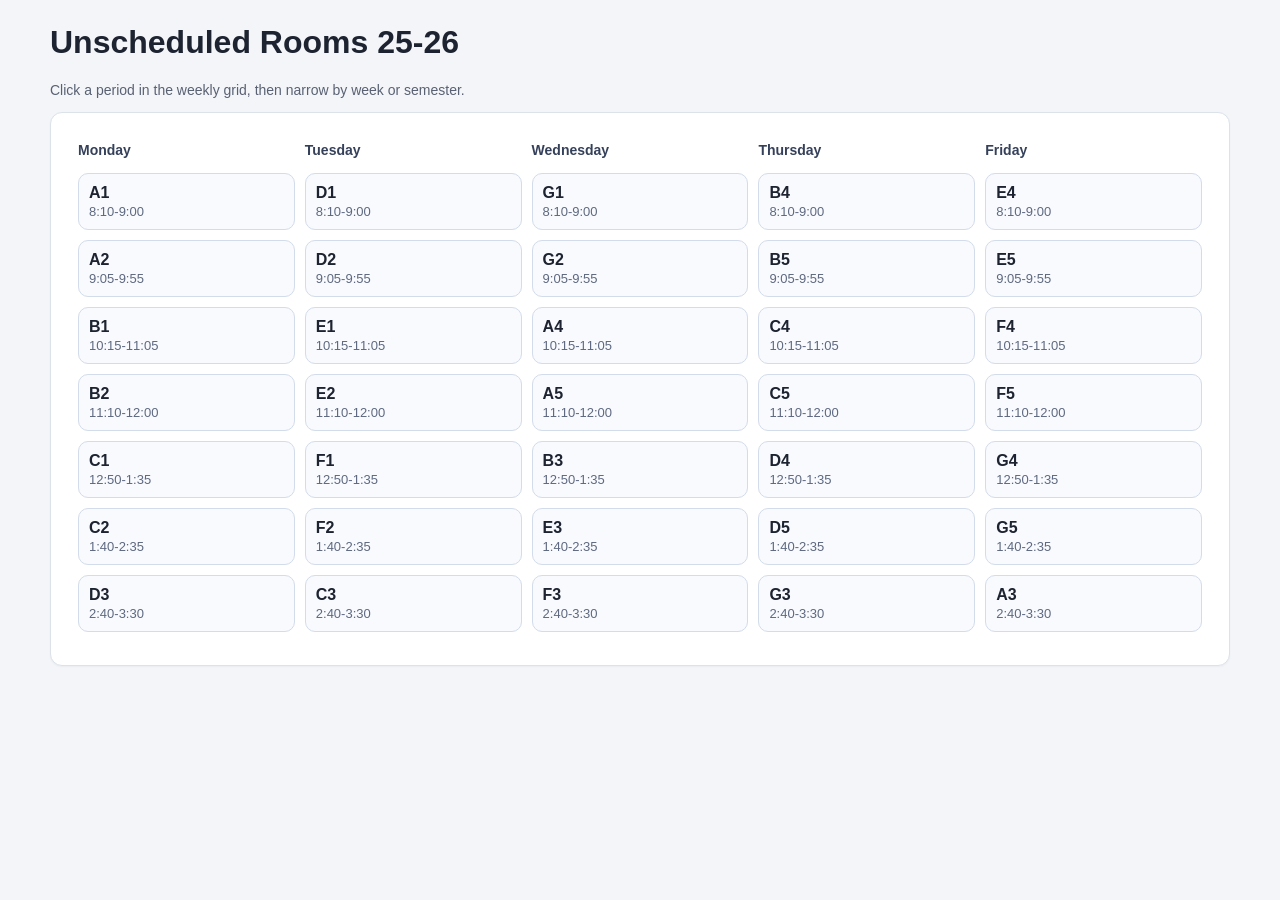
<file: schedule/room-finder.html>
<!doctype html>
<html lang="en">
  <head>
    <meta charset="utf-8" />
    <meta name="viewport" content="width=device-width, initial-scale=1" />
    <title>Unscheduled Rooms 25-26</title>
    <style>
      body { font-family: Inter, -apple-system, BlinkMacSystemFont, "Segoe UI", Arial, sans-serif; margin: 24px; background: #f3f5f8; color: #1d2330; }
      .container { max-width: 1180px; margin: 0 auto; }
      .card { background: #fff; border: 1px solid #dce2ea; border-radius: 12px; padding: 18px; margin-bottom: 16px; box-shadow: 0 1px 2px rgba(16, 24, 40, 0.04); }
      h1, h2, h3 { margin-top: 0; }
      .muted { color: #596173; font-size: 14px; }
      .error { color: #b00020; font-weight: 600; }
      .calendar-scroll {
        overflow-x: auto;
        -webkit-overflow-scrolling: touch;
        overscroll-behavior-x: contain;
        margin: 0 -4px;
        padding: 2px 4px 6px;
      }
      .calendar { width: 100%; border-collapse: separate; border-spacing: 8px; table-layout: fixed; }
      .calendar th { text-align: left; color: #35405a; font-weight: 700; font-size: 14px; padding-bottom: 6px; }
      .calendar td { vertical-align: top; min-width: 160px; }
      .period-link { display: block; text-decoration: none; border: 1px solid #d3dcea; border-radius: 10px; padding: 10px; background: #f8fafd; color: #1d2330; transition: all 0.15s ease; }
      .period-link:hover { border-color: #9db5ea; background: #eef4ff; }
      .period-link.selected { border-color: #2457e0; background: #eaf0ff; box-shadow: inset 0 0 0 1px #2457e0; }
      .period-id { display: block; font-weight: 700; margin-bottom: 2px; }
      .period-time { display: block; font-size: 13px; color: #5e6880; }
      .empty-cell { display: block; color: #9aa4b5; text-align: center; padding-top: 14px; }
      .toggle-row { display: flex; flex-wrap: wrap; gap: 8px; }
      .toggle-btn { text-decoration: none; color: #2f3b53; border: 1px solid #cfd8e5; background: #f8fafd; border-radius: 999px; padding: 7px 12px; font-weight: 600; font-size: 14px; }
      .toggle-btn:hover { border-color: #9db5ea; background: #eef4ff; }
      .toggle-btn.selected { color: #153fba; border-color: #2457e0; background: #eaf0ff; }
      .text-link { color: #2457e0; text-decoration: none; font-weight: 600; }
      .text-link:hover { text-decoration: underline; }
      .unified-panel { padding-top: 14px; }
      .results-layout { display: grid; grid-template-columns: 280px 1fr; gap: 20px; }
      .filters-side { border-right: 1px solid #e5eaf1; padding-right: 16px; }
      .rooms-side { min-width: 0; min-height: 420px; }
      .control-stack { display: flex; flex-direction: column; gap: 14px; }
      .control-item { min-width: 0; }
      .control-label { display: block; font-size: 12px; font-weight: 700; color: #5b6478; margin-bottom: 6px; text-transform: uppercase; letter-spacing: 0.04em; }
      .control-value { display: inline-block; border: 1px solid #ccd5e1; border-radius: 999px; background: #f8fafd; padding: 7px 12px; font-weight: 700; }
      .panel-section { margin-top: 14px; padding-top: 14px; border-top: 1px solid #e5eaf1; }
      .panel-top { margin-top: 0; padding-top: 0; border-top: 0; }
      .meta-row { display: grid; grid-template-columns: 110px 130px 140px 120px 110px; gap: 10px; align-items: center; max-width: 100%; overflow-x: auto; }
      .meta-item { display: block; min-width: 0; font-size: 14px; color: #2c3651; white-space: nowrap; font-variant-numeric: tabular-nums; }
      .meta-label { color: #5b6478; font-weight: 700; margin-right: 6px; font-size: 12px; text-transform: uppercase; letter-spacing: 0.04em; }
      .floor-row { padding: 10px 0; border-top: 1px dashed #e5eaf1; }
      .floor-row:first-child { border-top: 0; padding-top: 0; }
      .floor-row h3 { margin-bottom: 8px; }
      .room-chip-row { display: flex; flex-wrap: wrap; gap: 8px; }
      .room-chip { display: inline-block; border: 1px solid #ccd8eb; background: #f7faff; border-radius: 999px; padding: 5px 10px; font-weight: 600; font-size: 14px; color: #2c3651; }
      .room-chip-wrap { position: relative; display: inline-block; }
      .room-tooltip {
        display: none;
        position: absolute;
        z-index: 25;
        left: 0;
        top: calc(100% + 8px);
        min-width: 210px;
        max-width: 260px;
        padding: 8px 10px;
        border-radius: 8px;
        border: 1px solid #d5deed;
        background: #ffffff;
        color: #26314a;
        font-size: 12px;
        line-height: 1.35;
        box-shadow: 0 8px 20px rgba(20, 30, 50, 0.16);
        pointer-events: none;
      }
      .room-tooltip span { display: block; white-space: nowrap; }
      .room-chip-wrap:hover .room-tooltip { display: block; }
      @media (max-width: 960px) {
        .results-layout { grid-template-columns: 1fr; }
        .filters-side { border-right: 0; border-bottom: 1px solid #e5eaf1; padding-right: 0; padding-bottom: 14px; }
        .rooms-side { min-height: 0; }
        .meta-row { grid-template-columns: repeat(2, minmax(120px, 1fr)); overflow-x: visible; }
      }
      @media (max-width: 640px) {
        body { margin: 12px; }
        .card { padding: 14px; }
        .calendar-scroll {
          margin: 0 -10px;
          padding: 2px 10px 8px;
        }
        .calendar {
          width: 200%;
          border-spacing: 6px;
        }
        .calendar th,
        .calendar td {
          width: 20%;
          min-width: 0;
        }
        .calendar th { font-size: 13px; }
        .period-link { padding: 8px; border-radius: 8px; }
        .period-id { font-size: 14px; }
        .period-time { font-size: 12px; }
      }

    </style>
  </head>
  <body>
    <div class="container">
      <div id="app"></div>
    </div>
    <script id="schedule-data" type="application/json">{"sections":[{"meetings":[{"room":"461","period_ids":["B1","B2","B3","B4","B5"],"week":null,"sem":null}]},{"meetings":[{"room":"461","period_ids":["C1","C2","C3","C4","C5"],"week":null,"sem":null}]},{"meetings":[{"room":"461","period_ids":["G1","G2","G3","G4","G5"],"week":null,"sem":null}]},{"meetings":[{"room":"461","period_ids":["D1","D2","D4","D5","E3"],"week":null,"sem":null}]},{"meetings":[{"room":"417","period_ids":["B1","B2","B3","B4","B5"],"week":null,"sem":null}]},{"meetings":[{"room":"417","period_ids":["C1","C2","C3","C4","C5"],"week":null,"sem":null}]},{"meetings":[{"room":"460","period_ids":["E1","E2","E3","E4","E5"],"week":null,"sem":null}]},{"meetings":[{"room":"460","period_ids":["C1","C2","C3","C4","C5"],"week":null,"sem":null}]},{"meetings":[{"room":"428","period_ids":["G1","G2","G3","G4","G5"],"week":null,"sem":null}]},{"meetings":[{"room":"654","period_ids":["A1","A2","A3","A4","A5"],"week":null,"sem":null}]},{"meetings":[{"room":"648","period_ids":["F1","F2","F3","F4","F5"],"week":null,"sem":null}]},{"meetings":[{"room":"648","period_ids":["E1","E2","E3","E4","E5"],"week":null,"sem":null}]},{"meetings":[{"room":"654","period_ids":["E1","E2","E3","E4","E5"],"week":null,"sem":null}]},{"meetings":[{"room":"548","period_ids":["A1","A2","A3","A4","A5"],"week":null,"sem":null}]},{"meetings":[{"room":"462","period_ids":["F1","F2","F3","F4","F5"],"week":null,"sem":null}]},{"meetings":[{"room":"654","period_ids":["F1","F2","F3","F4","F5"],"week":null,"sem":null}]},{"meetings":[{"room":"411","period_ids":["G1","G2","G3","G4","G5"],"week":null,"sem":null}]},{"meetings":[{"room":"546","period_ids":["F1","F2","F3","F4","F5"],"week":null,"sem":null}]},{"meetings":[{"room":"654","period_ids":["G1","G2","G3","G4","G5"],"week":null,"sem":null}]},{"meetings":[{"room":"648","period_ids":["G1","G2","G3","G4","G5"],"week":null,"sem":null}]},{"meetings":[{"room":"648","period_ids":["D1","D2","D3","D4","D5"],"week":null,"sem":null}]},{"meetings":[{"room":"362","period_ids":["G1","G2","G3","G4","G5"],"week":null,"sem":null}]},{"meetings":[{"room":"548","period_ids":["D1","D2","D3","D4","D5"],"week":null,"sem":null}]},{"meetings":[{"room":"648","period_ids":["B1","B2","B3","B4","B5"],"week":null,"sem":null}]},{"meetings":[{"room":"648","period_ids":["A1","A2","A3","A4","A5"],"week":null,"sem":null}]},{"meetings":[{"room":"362","period_ids":["B1","B2","B3","B4","B5"],"week":null,"sem":null}]},{"meetings":[{"room":"362","period_ids":["A1","A2","A3","A4","A5"],"week":null,"sem":null}]},{"meetings":[{"room":"460","period_ids":["A1","A2","A3","A4","A5"],"week":null,"sem":null}]},{"meetings":[{"room":"654","period_ids":["B1","B2","B3","B4","B5"],"week":null,"sem":null}]},{"meetings":[{"room":"414","period_ids":["E1","E2","E3"],"week":null,"sem":null}]},{"meetings":[{"room":"414","period_ids":["D1","D2","D3"],"week":null,"sem":null}]},{"meetings":[{"room":"414","period_ids":["C3","C4","C5"],"week":null,"sem":null}]},{"meetings":[{"room":"415","period_ids":["A1","A2","A4"],"week":null,"sem":null}]},{"meetings":[{"room":"415","period_ids":["B1","B4","B5"],"week":null,"sem":null}]},{"meetings":[{"room":"422","period_ids":["B2"],"week":null,"sem":null},{"room":"422","period_ids":["G1","G2"],"week":null,"sem":null}]},{"meetings":[{"room":"415","period_ids":["D4","D5"],"week":null,"sem":null},{"room":"415","period_ids":["G4"],"week":null,"sem":null}]},{"meetings":[{"room":"415","period_ids":["F1","F2","F3"],"week":null,"sem":null}]},{"meetings":[{"room":"415","period_ids":["C4","C5","E3"],"week":null,"sem":null}]},{"meetings":[{"room":"415","period_ids":["D1","D2"],"week":null,"sem":1},{"room":"415","period_ids":["D3"],"week":null,"sem":null}]},{"meetings":[{"room":"414","period_ids":["B3"],"week":null,"sem":null},{"room":"51","period_ids":["D4","D5"],"week":null,"sem":2}]},{"meetings":[{"room":"443","period_ids":["C1","C2"],"week":null,"sem":1},{"room":"443","period_ids":["C3"],"week":null,"sem":null}]},{"meetings":[{"room":"552","period_ids":["B1","B2","B4","B5"],"week":null,"sem":null}]},{"meetings":[{"room":"550","period_ids":["G1","G2","G4","G5"],"week":null,"sem":null}]},{"meetings":[{"room":"555","period_ids":["B3","G1","G2","G4","G5"],"week":null,"sem":null}]},{"meetings":[{"room":"463","period_ids":["D1","D2"],"week":null,"sem":null},{"room":"555","period_ids":["B4","B5","G3"],"week":null,"sem":null}]},{"meetings":[{"room":"553","period_ids":["B3"],"week":null,"sem":null},{"room":"553","period_ids":["G3"],"week":null,"sem":null}]},{"meetings":[{"room":"553","period_ids":["B1","B2","B4","B5","C3"],"week":null,"sem":null}]},{"meetings":[{"room":"413","period_ids":["B3"],"week":null,"sem":null},{"room":"414","period_ids":["G3"],"week":null,"sem":null}]},{"meetings":[{"room":"356","period_ids":["B4","B5"],"week":null,"sem":null}]},{"meetings":[{"room":"430","period_ids":["B4","B5"],"week":null,"sem":null}]},{"meetings":[{"room":"555","period_ids":["A1","A2","A3","A4","A5"],"week":null,"sem":1}]},{"meetings":[{"room":"555","period_ids":["D1","D2","D3","D4","D5"],"week":null,"sem":2}]},{"meetings":[{"room":"555","period_ids":["A1","A2","A3","A4","A5"],"week":null,"sem":2}]},{"meetings":[{"room":"358","period_ids":["C1","C2"],"week":null,"sem":2}]},{"meetings":[{"room":"654","period_ids":["D1","D2","D3","D4","D5"],"week":null,"sem":1}]},{"meetings":[{"room":"552","period_ids":["A1","A2","A3"],"week":null,"sem":1},{"room":"552","period_ids":["A5"],"week":"b","sem":1}]},{"meetings":[{"room":"552","period_ids":["D2"],"week":"a","sem":1},{"room":"552","period_ids":["D3","D4","D5"],"week":null,"sem":1}]},{"meetings":[{"room":"414","period_ids":["B4","B5"],"week":null,"sem":null}]},{"meetings":[{"room":"414","period_ids":["A1","A2","A3","A4","A5"],"week":null,"sem":2}]},{"meetings":[{"room":"414","period_ids":["A1","A2","A3","A4","A5"],"week":null,"sem":1}]},{"meetings":[{"room":"555","period_ids":["F1","F2","F3","F4","F5"],"week":null,"sem":null}]},{"meetings":[{"room":"415","period_ids":["C2","F4","F5"],"week":null,"sem":null},{"room":"415","period_ids":["C3"],"week":"a","sem":null}]},{"meetings":[{"room":"548","period_ids":["F1","F2","F3","F4","F5"],"week":null,"sem":null}]},{"meetings":[{"room":"415","week":null,"sem":null,"special_session":{"kind":"per8","day":"Wednesday"}},{"room":"415","period_ids":["C3"],"week":"b","sem":null},{"room":"415","week":"a","sem":null,"special_session":{"kind":"per8","day":"Tuesday"}}]},{"meetings":[{"room":"552","period_ids":["F1","F2","F3","F4","F5"],"week":null,"sem":null}]},{"meetings":[{"room":"553","period_ids":["G4"],"week":null,"sem":null},{"room":"553","week":null,"sem":null,"special_session":{"kind":"per8","day":"Thursday"}}]},{"meetings":[{"room":"553","period_ids":["F1","F2","F3","F4","F5"],"week":null,"sem":null}]},{"meetings":[{"room":"550","period_ids":["A1","A2","A3"],"week":null,"sem":null},{"room":"550","period_ids":["G3"],"week":null,"sem":null}]},{"meetings":[{"room":"555","period_ids":["E1","E2","E3","E4","E5"],"week":null,"sem":null}]},{"meetings":[{"room":"358","period_ids":["E1","E2","E3","E4","E5"],"week":null,"sem":null}]},{"meetings":[{"room":"552","week":null,"sem":null,"special_session":{"kind":"per8","day":"Thursday"}},{"room":"552","week":null,"sem":null,"special_session":{"kind":"per8","day":"Wednesday"}}]},{"meetings":[{"room":"548","period_ids":["E1","E2","E3","E4","E5"],"week":null,"sem":null}]},{"meetings":[{"room":"548","period_ids":["G1","G2","G3","G4","G5"],"week":null,"sem":null}]},{"meetings":[{"room":"415","period_ids":["B3","G2"],"week":null,"sem":null}]},{"meetings":[{"room":"415","period_ids":["G1"],"week":null,"sem":null},{"room":"415","week":null,"sem":null,"special_session":{"kind":"per8","day":"Monday"}}]},{"meetings":[{"room":"552","period_ids":["E1","E2","E3","E4","E5"],"week":null,"sem":null}]},{"meetings":[{"room":"552","period_ids":["G1","G2","G3","G4","G5"],"week":null,"sem":null}]},{"meetings":[{"room":"553","period_ids":["A3","G2"],"week":null,"sem":null}]},{"meetings":[{"room":"553","period_ids":["G1"],"week":null,"sem":null},{"room":"553","week":null,"sem":null,"special_session":{"kind":"per8","day":"Monday"}}]},{"meetings":[{"room":"553","period_ids":["E1","E2","E3","E4","E5"],"week":null,"sem":null}]},{"meetings":[{"room":"546","period_ids":["A5"],"week":null,"sem":null}]},{"meetings":[{"room":"546","period_ids":["B1"],"week":null,"sem":null}]},{"meetings":[{"room":"422","period_ids":["E1","E2","E3","E4","E5"],"week":null,"sem":null},{"room":"422","period_ids":["F3"],"week":null,"sem":null}]},{"meetings":[{"room":"462","period_ids":["D1","D2","D3","D4","D5"],"week":null,"sem":null}]},{"meetings":[{"room":"426","period_ids":["B1","B2","B3","B4","B5"],"week":null,"sem":null}]},{"meetings":[{"room":"462","period_ids":["E1","E2","E3","E4","E5"],"week":null,"sem":null}]},{"meetings":[{"room":"426","period_ids":["C1","C2","C3","C4","C5"],"week":null,"sem":null}]},{"meetings":[{"room":"428","period_ids":["C1","C2","C3","C4","C5"],"week":null,"sem":null}]},{"meetings":[{"room":"428","period_ids":["F1","F2","F3","F4","F5"],"week":null,"sem":null}]},{"meetings":[{"room":"411","period_ids":["C1","C2","C3","C4","C5"],"week":null,"sem":null}]},{"meetings":[{"room":"428","period_ids":["D1","D2","E3","E4","E5"],"week":null,"sem":null}]},{"meetings":[{"room":"428","period_ids":["B1","B2","B3","B4","B5"],"week":null,"sem":null}]},{"meetings":[{"room":"545","period_ids":["F1","F2","F3","F4","F5"],"week":null,"sem":null}]},{"meetings":[{"room":"545","period_ids":["A1","A2","A3","A4","A5"],"week":null,"sem":null}]},{"meetings":[{"room":"545","period_ids":["E1","E2","E3","E4","E5"],"week":null,"sem":null}]},{"meetings":[{"room":"411","period_ids":["E1","E2","E4","E5"],"week":null,"sem":null}]},{"meetings":[{"room":"546","period_ids":["E1","E2","E4","E5"],"week":null,"sem":null}]},{"meetings":[{"room":"545","period_ids":["B1","B2","B3","B4","B5"],"week":null,"sem":null}]},{"meetings":[{"room":"546","period_ids":["C4","C5"],"week":null,"sem":null}]},{"meetings":[{"room":"548","period_ids":["B1","B2","B3","B4","B5"],"week":null,"sem":null}]},{"meetings":[{"room":"546","period_ids":["G1","G2"],"week":null,"sem":null}]},{"meetings":[{"room":"545","period_ids":["D3","D4","D5"],"week":null,"sem":null}]},{"meetings":[{"room":"546","period_ids":["B2","B4","B5"],"week":null,"sem":null}]},{"meetings":[{"room":"546","period_ids":["A1","A2","A4"],"week":null,"sem":null}]},{"meetings":[{"room":"546","period_ids":["D1","D2","D3","D4","D5"],"week":null,"sem":null}]},{"meetings":[{"room":"546","period_ids":["G3","G4","G5"],"week":null,"sem":null}]},{"meetings":[{"room":"422","period_ids":["C1","C3"],"week":null,"sem":null}]},{"meetings":[{"room":"414","period_ids":["G1","G2"],"week":null,"sem":null}]},{"meetings":[{"room":"422","period_ids":["F1","F5"],"week":null,"sem":null}]},{"meetings":[{"room":"422","period_ids":["B1","B3"],"week":null,"sem":null}]},{"meetings":[{"room":"422","period_ids":["D4","D5"],"week":null,"sem":null}]},{"meetings":[{"room":"413","period_ids":["E3","E5"],"week":null,"sem":null}]},{"meetings":[{"room":"422","period_ids":["F2","F4"],"week":null,"sem":null}]},{"meetings":[{"room":"426","period_ids":["G4","G5"],"week":null,"sem":null}]},{"meetings":[{"room":"422","period_ids":["D1","D2"],"week":null,"sem":null}]},{"meetings":[{"room":"360","period_ids":["E1","E2","E3","E4","E5"],"week":null,"sem":null}]},{"meetings":[{"room":"356","period_ids":["F1","F2","F3","F4","F5"],"week":null,"sem":null}]},{"meetings":[{"room":"422","period_ids":["A1","A2","A3","A4","A5"],"week":null,"sem":null}]},{"meetings":[{"room":"360","period_ids":["F1","F2","F3","F4","F5"],"week":null,"sem":null}]},{"meetings":[{"room":"358","period_ids":["F1","F2","F3","F4","F5"],"week":null,"sem":null}]},{"meetings":[{"room":"360","period_ids":["G1","G2","G3","G4","G5"],"week":null,"sem":null}]},{"meetings":[{"room":"462","period_ids":["G1","G2","G3","G4","G5"],"week":null,"sem":null}]},{"meetings":[{"room":"553","period_ids":["D1","D2","D3","D4","D5"],"week":null,"sem":null}]},{"meetings":[{"room":"358","period_ids":["G1","G2","G3","G4","G5"],"week":null,"sem":null}]},{"meetings":[{"room":"358","period_ids":["D1","D2","D3","D4","D5"],"week":null,"sem":null}]},{"meetings":[{"room":"360","period_ids":["D1","D2","D3","D4","D5"],"week":null,"sem":null}]},{"meetings":[{"room":"462","period_ids":["A1","A2","A3","A4","A5"],"week":null,"sem":null}]},{"meetings":[{"room":"462","period_ids":["B1","B2","B3","B4","B5"],"week":null,"sem":null}]},{"meetings":[{"room":"358","period_ids":["A1","A2","A3","A4","A5"],"week":null,"sem":null}]},{"meetings":[{"room":"358","period_ids":["B1","B2","B3","B4","B5"],"week":null,"sem":null}]},{"meetings":[{"room":"360","period_ids":["A1","A2","A3","A4","A5"],"week":null,"sem":null}]},{"meetings":[{"room":"360","period_ids":["B1","B2","B3","B4","B5"],"week":null,"sem":null}]},{"meetings":[{"room":"422","period_ids":["C2","C4","C5"],"week":null,"sem":null}]},{"meetings":[{"room":"426","period_ids":["D4","D5","E3"],"week":null,"sem":null}]},{"meetings":[{"room":"426","period_ids":["F2","F4"],"week":null,"sem":null},{"room":"426","period_ids":["A4"],"week":null,"sem":null}]},{"meetings":[{"room":"422","period_ids":["B4","B5"],"week":null,"sem":null},{"room":"422","period_ids":["G4"],"week":null,"sem":null}]},{"meetings":[{"room":"426","period_ids":["D1","D2"],"week":null,"sem":null},{"room":"426","period_ids":["A5"],"week":null,"sem":null}]},{"meetings":[{"room":"426","period_ids":["A1","A2","E4"],"week":null,"sem":null}]},{"meetings":[{"room":"460","period_ids":["F1","F3","F5"],"week":null,"sem":null}]},{"meetings":[{"room":"426","period_ids":["G1","G2","G3"],"week":null,"sem":null}]},{"meetings":[{"room":"428","period_ids":["D3","D4","D5"],"week":null,"sem":null}]},{"meetings":[{"room":"417","period_ids":["F1","F2","F4","F5"],"week":null,"sem":null}]},{"meetings":[{"room":"417","period_ids":["A1","A2","A4","A5"],"week":null,"sem":null}]},{"meetings":[{"room":"417","period_ids":["G4","G5"],"week":null,"sem":null}]},{"meetings":[{"room":"417","period_ids":["G1","G2"],"week":null,"sem":null}]},{"meetings":[{"room":"356","period_ids":["E1","E2","E4","E5"],"week":null,"sem":null}]},{"meetings":[{"room":"358","period_ids":["C3","C4","C5"],"week":null,"sem":null}]},{"meetings":[{"room":"360","period_ids":["C3","C4","C5"],"week":null,"sem":null}]},{"meetings":[{"room":"417","period_ids":["E1","E2","E3","E4","E5"],"week":null,"sem":null},{"room":"417","period_ids":["F3"],"week":null,"sem":null}]},{"meetings":[{"room":"460","period_ids":["D3","D4","D5"],"week":null,"sem":null},{"room":"460","period_ids":["G3","G4","G5"],"week":null,"sem":null}]},{"meetings":[{"room":"430","period_ids":["F1","F4","F5"],"week":null,"sem":null}]},{"meetings":[{"room":"430","period_ids":["B3","D4","D5"],"week":null,"sem":null}]},{"meetings":[{"room":"461","period_ids":["F1","F4","F5"],"week":null,"sem":null}]},{"meetings":[{"room":"413","period_ids":["F1","F4","F5"],"week":null,"sem":null}]},{"meetings":[{"room":"443","period_ids":["E1","E2","G3"],"week":null,"sem":null}]},{"meetings":[{"room":"415","period_ids":["E1","E2","G3"],"week":null,"sem":null}]},{"meetings":[{"room":"430","period_ids":["E1","E2","G3"],"week":null,"sem":null}]},{"meetings":[{"room":"414","period_ids":["D4","D5"],"week":null,"sem":null},{"room":"414","period_ids":["G5"],"week":null,"sem":null}]},{"meetings":[{"room":"413","period_ids":["E1","E2","G3"],"week":null,"sem":null}]},{"meetings":[{"room":"443","period_ids":["A1","A2","A4"],"week":null,"sem":null}]},{"meetings":[{"room":"461","period_ids":["A1","A2","A4"],"week":null,"sem":null}]},{"meetings":[{"room":"430","period_ids":["A1","A2","A4"],"week":null,"sem":null}]},{"meetings":[{"room":"413","period_ids":["A1","A2","A4"],"week":null,"sem":null}]},{"meetings":[{"room":"550","period_ids":["F1","F2","F3","F4","F5"],"week":null,"sem":null}]},{"meetings":[{"room":"443","period_ids":["C4","C5"],"week":null,"sem":null}]},{"meetings":[{"room":"411","period_ids":["A1","A2","A3","A4","A5"],"week":null,"sem":null}]},{"meetings":[{"room":"550","period_ids":["E1","E2","E3","E4","E5"],"week":null,"sem":null}]},{"meetings":[{"room":"430","period_ids":["C3","C4","C5"],"week":null,"sem":null}]},{"meetings":[{"room":"413","period_ids":["C3","C4","C5"],"week":null,"sem":null}]},{"meetings":[{"room":"411","period_ids":["F1","F2","F3","F4","F5"],"week":null,"sem":null}]},{"meetings":[{"room":"32","period_ids":["F1","F2","F3","F4","F5"],"week":null,"sem":null}]},{"meetings":[{"room":"32","period_ids":["C3","C4","C5"],"week":null,"sem":null}]},{"meetings":[{"room":"443","period_ids":["F1","F2","F3","F4","F5"],"week":null,"sem":null}]},{"meetings":[{"room":"428","period_ids":["E1","E2"],"week":null,"sem":null},{"room":"430","period_ids":["E4","E5"],"week":null,"sem":null}]},{"meetings":[{"room":"466","period_ids":["B1","B2","E3"],"week":null,"sem":null}]},{"meetings":[{"room":"362","period_ids":["E1","E2","E4","E5"],"week":null,"sem":null}]},{"meetings":[{"room":"461","period_ids":["E1","E2","E4","E5"],"week":null,"sem":null}]},{"meetings":[{"room":"550","period_ids":["C3","C4","C5"],"week":null,"sem":null}]},{"meetings":[{"room":"430","period_ids":["B1","B2","E3"],"week":null,"sem":null}]},{"meetings":[{"room":"555","period_ids":["B1","B2"],"week":null,"sem":null},{"room":"546","period_ids":["E3"],"week":null,"sem":null}]},{"meetings":[{"room":"426","period_ids":["E1","E2"],"week":null,"sem":null},{"room":"414","period_ids":["E4","E5"],"week":null,"sem":null}]},{"meetings":[{"room":"32","period_ids":["E1","E2","E4","E5"],"week":null,"sem":null}]},{"meetings":[{"room":"550","period_ids":["B1","B2","B3","B4","B5"],"week":null,"sem":null}]},{"meetings":[{"room":"460","period_ids":["B1","B2","B3","B4","B5"],"week":null,"sem":null}]},{"meetings":[{"room":"413","period_ids":["B1","B2","B4","B5"],"week":null,"sem":null}]},{"meetings":[{"room":"443","period_ids":["G4"],"week":null,"sem":null},{"room":"443","week":null,"sem":null,"special_session":{"kind":"per8","day":"Monday"}}]},{"meetings":[{"room":"430","period_ids":["G4"],"week":null,"sem":null},{"room":"430","week":null,"sem":null,"special_session":{"kind":"per8","day":"Monday"}}]},{"meetings":[{"room":"411","period_ids":["B1","B2","B3","B4","B5"],"week":null,"sem":null}]},{"meetings":[{"room":"32","period_ids":["B1","B2"],"week":null,"sem":null},{"room":"32","period_ids":["B4","B5"],"week":null,"sem":null}]},{"meetings":[{"room":"443","period_ids":["B1","B2","B3","B4","B5"],"week":null,"sem":null}]},{"meetings":[{"room":"550","period_ids":["D1","D2","D3","D4","D5"],"week":null,"sem":null}]},{"meetings":[{"room":"545","period_ids":["D1","D2"],"week":null,"sem":null}]},{"meetings":[{"room":"362","period_ids":["C4","C5","D1","D2"],"week":null,"sem":null},{"room":"362","period_ids":["C1"],"week":null,"sem":null}]},{"meetings":[{"room":"362","period_ids":["D4","D5"],"week":null,"sem":null},{"room":"362","period_ids":["F4","F5"],"week":null,"sem":null}]},{"meetings":[{"room":"443","period_ids":["D1","D2","D4","D5"],"week":null,"sem":null}]},{"meetings":[{"room":"443","period_ids":["D1","D2"],"week":null,"sem":null}]},{"meetings":[{"room":"460","period_ids":["D1","D2"],"week":null,"sem":null}]},{"meetings":[{"room":"430","period_ids":["D1","D2"],"week":null,"sem":null}]},{"meetings":[{"room":"413","period_ids":["D1","D2","D4","D5"],"week":null,"sem":null}]},{"meetings":[{"room":"411","period_ids":["D1","D2","D3","D4","D5"],"week":null,"sem":null}]},{"meetings":[{"room":"417","period_ids":["D1","D2","D3","D4","D5"],"week":null,"sem":null}]},{"meetings":[{"room":"32","period_ids":["D1","D2","D3","D4","D5"],"week":null,"sem":null}]},{"meetings":[{"room":"430","period_ids":["F2"],"week":null,"sem":null}]},{"meetings":[{"room":"461","period_ids":["F2"],"week":null,"sem":null}]},{"meetings":[{"room":"411","period_ids":["E3"],"week":null,"sem":null}]},{"meetings":[{"room":"410","period_ids":["A5"],"week":null,"sem":null}]},{"meetings":[{"room":"415","period_ids":["A5"],"week":null,"sem":null}]},{"meetings":[{"room":"428","period_ids":["A5"],"week":null,"sem":null}]},{"meetings":[{"room":"553","period_ids":["A5"],"week":null,"sem":null}]},{"meetings":[{"room":"356","period_ids":["D3"],"week":null,"sem":null}]},{"meetings":[{"room":"413","period_ids":["D3"],"week":null,"sem":null}]},{"meetings":[{"room":"426","period_ids":["D3"],"week":null,"sem":null}]},{"meetings":[{"room":"443","period_ids":["D3"],"week":null,"sem":null}]},{"meetings":[{"room":"461","period_ids":["D3"],"week":null,"sem":null}]},{"meetings":[{"room":"518","period_ids":["D3"],"week":null,"sem":null}]},{"meetings":[{"room":"510","period_ids":["B3"],"week":null,"sem":null}]},{"meetings":[{"room":"552","period_ids":["B3"],"week":null,"sem":null}]},{"meetings":[{"room":"360","period_ids":["C1"],"week":null,"sem":null}]},{"meetings":[{"room":"515","period_ids":["C1"],"week":null,"sem":null}]},{"meetings":[{"room":"546","period_ids":["C1"],"week":null,"sem":null}]},{"meetings":[{"room":"362","period_ids":["C2"],"week":null,"sem":null}]},{"meetings":[{"room":"550","period_ids":["C2"],"week":null,"sem":null}]},{"meetings":[{"room":"553","period_ids":["C2"],"week":null,"sem":null}]},{"meetings":[{"room":"648","period_ids":["C2"],"week":null,"sem":null}]},{"meetings":[{"room":"654","period_ids":["C2"],"week":null,"sem":null}]},{"meetings":[{"room":"413","period_ids":["F2"],"week":null,"sem":null}]},{"meetings":[{"room":"443","period_ids":["A5"],"week":null,"sem":null}]},{"meetings":[{"room":"460","period_ids":["F2"],"week":null,"sem":null}]},{"meetings":[{"room":"422","period_ids":["G5"],"week":null,"sem":null}]},{"meetings":[{"room":"413","period_ids":["A5"],"week":null,"sem":null}]},{"meetings":[{"room":"461","period_ids":["A5"],"week":null,"sem":null}]},{"meetings":[{"room":"430","period_ids":["A5"],"week":null,"sem":null}]},{"meetings":[{"room":"410","period_ids":["B3"],"week":null,"sem":null}]},{"meetings":[{"room":"430","period_ids":["G5"],"week":null,"sem":null}]},{"meetings":[{"room":"443","period_ids":["E3"],"week":null,"sem":null}]},{"meetings":[{"room":"463","period_ids":["B3"],"week":null,"sem":null}]},{"meetings":[{"room":"422","period_ids":["D3"],"week":null,"sem":null}]},{"meetings":[{"room":"430","period_ids":["D3"],"week":null,"sem":null}]},{"meetings":[{"room":"469","period_ids":["B3"],"week":null,"sem":null}]},{"meetings":[{"room":"511","period_ids":["B3"],"week":null,"sem":null}]},{"meetings":[{"room":"514","period_ids":["B3"],"week":null,"sem":null}]},{"meetings":[{"room":"515","period_ids":["B3"],"week":null,"sem":null}]},{"meetings":[{"room":"518","period_ids":["B3"],"week":null,"sem":null}]},{"meetings":[{"room":"546","period_ids":["B3"],"week":null,"sem":null}]},{"meetings":[{"room":"413","period_ids":["C1"],"week":null,"sem":null}]},{"meetings":[{"room":"462","period_ids":["C1"],"week":null,"sem":null}]},{"meetings":[{"room":"469","period_ids":["C1"],"week":null,"sem":null}]},{"meetings":[{"room":"552","period_ids":["C1"],"week":null,"sem":null}]},{"meetings":[{"room":"553","period_ids":["C1"],"week":null,"sem":null}]},{"meetings":[{"room":"356","period_ids":["C2"],"week":null,"sem":null}]},{"meetings":[{"room":"413","period_ids":["C2"],"week":null,"sem":null}]},{"meetings":[{"room":"552","period_ids":["C2"],"week":null,"sem":null}]},{"meetings":[{"room":"004","period_ids":["A1","A2"],"week":null,"sem":2}]},{"meetings":[{"room":"004","period_ids":["A4","A5"],"week":null,"sem":1}]},{"meetings":[{"room":"004","period_ids":["D1","D2"],"week":null,"sem":2}]},{"meetings":[{"room":"104","period_ids":["A1","A2"],"week":null,"sem":1}]},{"meetings":[{"room":"104","period_ids":["A4","A5"],"week":null,"sem":2}]},{"meetings":[{"room":"104","period_ids":["D1","D2"],"week":null,"sem":1}]},{"meetings":[{"room":"32","period_ids":["A4","A5"],"week":null,"sem":1}]},{"meetings":[{"room":"39","period_ids":["A1","A2"],"week":null,"sem":1}]},{"meetings":[{"room":"004","period_ids":["E4","E5"],"week":null,"sem":1}]},{"meetings":[{"room":"004","period_ids":["E4","E5"],"week":null,"sem":2}]},{"meetings":[{"room":"004","period_ids":["D1","D2"],"week":null,"sem":1}]},{"meetings":[{"room":"104","period_ids":["A1","A2"],"week":null,"sem":2}]},{"meetings":[{"room":"104","period_ids":["G1","G2"],"week":null,"sem":1}]},{"meetings":[{"room":"104","period_ids":["A4","A5"],"week":null,"sem":1}]},{"meetings":[{"room":"004","period_ids":["B4","B5"],"week":null,"sem":2}]},{"meetings":[{"room":"004","period_ids":["B4","B5"],"week":null,"sem":1}]},{"meetings":[{"room":"004","period_ids":["F4","F5"],"week":null,"sem":2}]},{"meetings":[{"room":"104","period_ids":["D1","D2"],"week":null,"sem":2}]},{"meetings":[{"room":"104","period_ids":["D4","D5"],"week":null,"sem":1}]},{"meetings":[{"room":"104","period_ids":["C1","C2"],"week":null,"sem":2}]},{"meetings":[{"room":"39","period_ids":["F4","F5"],"week":null,"sem":1}]},{"meetings":[{"room":"104","period_ids":["F1","F2"],"week":null,"sem":null}]},{"meetings":[{"room":"104","period_ids":["F4","F5"],"week":null,"sem":null}]},{"meetings":[{"room":"Gym/Turf","period_ids":["G1","G2","G4","G5"],"week":null,"sem":null}]},{"meetings":[{"room":"Gym/Turf","period_ids":["E1","E2","E4","E5"],"week":null,"sem":null}]},{"meetings":[{"room":"Gym/Turf","period_ids":["B1","B2","B4","B5"],"week":null,"sem":null}]},{"meetings":[{"room":"Gym/Turf","period_ids":["A1","A2"],"week":null,"sem":1},{"room":"Gym/Turf","period_ids":["A4","A5"],"week":null,"sem":null}]},{"meetings":[{"room":"Gym/Turf","period_ids":["G1","G2"],"week":null,"sem":2},{"room":"Gym/Turf","period_ids":["G4","G5"],"week":null,"sem":null}]},{"meetings":[{"room":"Gym/Turf","period_ids":["E1","E2"],"week":null,"sem":null},{"room":"Gym/Turf","period_ids":["A4","A5"],"week":null,"sem":2}]},{"meetings":[{"room":"Gym/Turf","period_ids":["B1","B2"],"week":null,"sem":null}]},{"meetings":[{"room":"Gym/Turf","period_ids":["F4","F5"],"week":null,"sem":null}]},{"meetings":[{"room":"Gym/Turf","period_ids":["F1","F2"],"week":null,"sem":null}]},{"meetings":[{"room":"Gym/Turf","period_ids":["C4","C5"],"week":null,"sem":null}]},{"meetings":[{"room":"Gym/Turf","period_ids":["D4","D5"],"week":null,"sem":null}]},{"meetings":[{"room":"Gym/Turf","period_ids":["D4","D5"],"week":null,"sem":null}]},{"meetings":[{"room":"Gym/Turf","period_ids":["G1","G2"],"week":null,"sem":null}]},{"meetings":[{"room":"Gym/Turf","period_ids":["C4","C5"],"week":null,"sem":null}]},{"meetings":[{"room":"Gym/Turf","period_ids":["B1","B2"],"week":null,"sem":null}]},{"meetings":[{"room":"Gym/Turf","period_ids":["B4","B5"],"week":null,"sem":null}]},{"meetings":[{"room":"Gym/Turf","period_ids":["C1","C2"],"week":null,"sem":1}]},{"meetings":[{"room":"Gym/Turf","period_ids":["C1","C2"],"week":null,"sem":2}]},{"meetings":[{"room":"Gym/Turf","period_ids":["C1","C2"],"week":null,"sem":null}]},{"meetings":[{"room":"Gym/Turf","period_ids":["C1","C2"],"week":null,"sem":1}]},{"meetings":[{"room":"Gym/Turf","period_ids":["C1","C2"],"week":null,"sem":2}]},{"meetings":[{"room":"Gym/Turf","period_ids":["A4","A5"],"week":null,"sem":null}]},{"meetings":[{"room":"Gym/Turf","period_ids":["F1","F2"],"week":null,"sem":null}]},{"meetings":[{"room":"Gym/Turf","period_ids":["F4","F5"],"week":null,"sem":null}]},{"meetings":[{"room":"466","period_ids":["E4","E5"],"week":null,"sem":null}]},{"meetings":[{"room":"466","period_ids":["G4","G5"],"week":null,"sem":null}]},{"meetings":[{"room":"466","period_ids":["C1","C2"],"week":null,"sem":null}]},{"meetings":[{"room":"466","period_ids":["A4","A5"],"week":null,"sem":2}]},{"meetings":[{"room":"466","period_ids":["A1","A2"],"week":null,"sem":2}]},{"meetings":[{"room":"466","period_ids":["A1","A2"],"week":null,"sem":1}]},{"meetings":[{"room":"466","period_ids":["F1","F2"],"week":"b","sem":null}]},{"meetings":[{"room":"466","period_ids":["F1","F2"],"week":"a","sem":null}]},{"meetings":[{"room":"466","period_ids":["G1","G2"],"week":"b","sem":null}]},{"meetings":[{"room":"463","period_ids":["F1","F2"],"week":"a","sem":null},{"room":"463","period_ids":["F5"],"week":null,"sem":null}]},{"meetings":[{"room":"463","period_ids":["F1","F2"],"week":"b","sem":null},{"room":"463","period_ids":["F4"],"week":null,"sem":null}]},{"meetings":[{"room":"463","period_ids":["G1","G2"],"week":"a","sem":null},{"room":"463","period_ids":["B2"],"week":null,"sem":null}]},{"meetings":[{"room":"410","period_ids":["F1","F2"],"week":"a","sem":null},{"room":"410","period_ids":["F4"],"week":null,"sem":null}]},{"meetings":[{"room":"410","period_ids":["F1","F2"],"week":"b","sem":null},{"room":"410","period_ids":["F5"],"week":null,"sem":null}]},{"meetings":[{"room":"410","period_ids":["G1","G2"],"week":"a","sem":null},{"room":"410","period_ids":["G4"],"week":null,"sem":null}]},{"meetings":[{"room":"466","period_ids":["G1","G2"],"week":"a","sem":null}]},{"meetings":[{"room":"466","period_ids":["E1","E2"],"week":"b","sem":null}]},{"meetings":[{"room":"466","period_ids":["E1","E2"],"week":"a","sem":null}]},{"meetings":[{"room":"463","period_ids":["G1","G2"],"week":"b","sem":null},{"room":"463","period_ids":["B3"],"week":null,"sem":null}]},{"meetings":[{"room":"463","period_ids":["E1","E2"],"week":"a","sem":null},{"room":"463","period_ids":["B1"],"week":null,"sem":null}]},{"meetings":[{"room":"463","period_ids":["E1","E2"],"week":"b","sem":null},{"room":"463","period_ids":["E5"],"week":null,"sem":null}]},{"meetings":[{"room":"410","period_ids":["G1","G2"],"week":"b","sem":null},{"room":"410","period_ids":["G5"],"week":null,"sem":null}]},{"meetings":[{"room":"410","period_ids":["E1","E2"],"week":"a","sem":null},{"room":"410","period_ids":["B2"],"week":null,"sem":null}]},{"meetings":[{"room":"410","period_ids":["E1","E2"],"week":"b","sem":null},{"room":"410","period_ids":["E4"],"week":null,"sem":null}]},{"meetings":[{"room":"466","period_ids":["D1","D2"],"week":null,"sem":null}]},{"meetings":[{"room":"466","period_ids":["D4","D5"],"week":null,"sem":null}]},{"meetings":[{"room":"514","period_ids":["B4","B5"],"week":null,"sem":null}]},{"meetings":[{"room":"515","period_ids":["D1","D2"],"week":null,"sem":null}]},{"meetings":[{"room":"514","period_ids":["B1","B2"],"week":null,"sem":null}]},{"meetings":[{"room":"514","period_ids":["G4","G5"],"week":null,"sem":null}]},{"meetings":[{"room":"356","period_ids":["B3"],"week":null,"sem":null}]},{"meetings":[{"room":"356","period_ids":["D1","D2","D4","D5"],"week":null,"sem":1}]},{"meetings":[{"room":"356","period_ids":["D1","D2","D4","D5"],"week":null,"sem":2}]},{"meetings":[{"room":"430","period_ids":["F3"],"week":null,"sem":null}]},{"meetings":[{"room":"356","period_ids":["A3"],"week":null,"sem":null}]},{"meetings":[{"room":"515","period_ids":["B1","B2","B4","B5"],"week":null,"sem":null}]},{"meetings":[{"room":"510","period_ids":["G1","G2","G4","G5"],"week":null,"sem":null}]},{"meetings":[{"room":"469","period_ids":["B1","B2"],"week":null,"sem":null}]},{"meetings":[{"room":"469","period_ids":["D1","D2","D4","D5"],"week":null,"sem":2}]},{"meetings":[{"room":"469","period_ids":["D1","D2","D4","D5"],"week":null,"sem":1}]},{"meetings":[{"room":"518","period_ids":["G1","G2","G4","G5"],"week":null,"sem":null}]},{"meetings":[{"room":"466","period_ids":["G3"],"week":null,"sem":null}]},{"meetings":[{"room":"518","period_ids":["D1"],"week":null,"sem":null},{"room":"518","period_ids":["D2"],"week":"b","sem":null}]},{"meetings":[{"room":"518","period_ids":["A4"],"week":null,"sem":null},{"room":"518","period_ids":["A5"],"week":"a","sem":null}]},{"meetings":[{"room":"511","period_ids":["A1","A2","A3"],"week":null,"sem":null}]},{"meetings":[{"room":"514","period_ids":["D1","D2","D3"],"week":null,"sem":null}]},{"meetings":[{"room":"511","period_ids":["D1","D2","D3"],"week":null,"sem":2}]},{"meetings":[{"room":"514","period_ids":["A3","A4","A5"],"week":null,"sem":2}]},{"meetings":[{"room":"511","period_ids":["D3","D4","D5"],"week":null,"sem":1}]},{"meetings":[{"room":"510","period_ids":["D1","D2"],"week":null,"sem":1},{"room":"515","period_ids":["D3"],"week":null,"sem":1}]},{"meetings":[{"room":"514","period_ids":["A3","A4","A5"],"week":null,"sem":1}]},{"meetings":[{"room":"515","period_ids":["D3","D4","D5"],"week":null,"sem":2}]},{"meetings":[{"room":"510","period_ids":["A4"],"week":null,"sem":null},{"room":"510","period_ids":["A5"],"week":"a","sem":null}]},{"meetings":[{"room":"510","period_ids":["D4"],"week":null,"sem":null},{"room":"510","period_ids":["D5"],"week":"a","sem":null}]},{"meetings":[{"room":"356","period_ids":["B1","B2","E3"],"week":null,"sem":null}]},{"meetings":[{"room":"469","period_ids":["C3","C4","C5"],"week":null,"sem":null}]},{"meetings":[{"room":"514","period_ids":["D4","D5"],"week":null,"sem":null}]},{"meetings":[{"room":"514","period_ids":["A1","A2"],"week":null,"sem":null}]},{"meetings":[{"room":"510","period_ids":["D1","D2"],"week":null,"sem":null}]},{"meetings":[{"room":"514","period_ids":["C4","C5","G1","G2"],"week":null,"sem":null}]},{"meetings":[{"room":"514","period_ids":["E1","E2","E3"],"week":null,"sem":null},{"room":"510","period_ids":["E4","E5"],"week":null,"sem":null}]},{"meetings":[{"room":"511","period_ids":["E1","E2","E3","E4","E5"],"week":null,"sem":null}]},{"meetings":[{"room":"518","period_ids":["A1","A2","A3"],"week":null,"sem":null},{"room":"518","period_ids":["G3"],"week":null,"sem":null}]},{"meetings":[{"room":"463","period_ids":["F3"],"week":null,"sem":null},{"room":"463","period_ids":["E3"],"week":null,"sem":null}]},{"meetings":[{"room":"356","period_ids":["A1","A2","A4","A5"],"week":null,"sem":null},{"room":"356","period_ids":["C5"],"week":null,"sem":null}]},{"meetings":[{"room":"469","period_ids":["E1","E2","E4","E5"],"week":null,"sem":null}]},{"meetings":[{"room":"469","period_ids":["A1","A2","A3","A4","A5"],"week":null,"sem":null}]},{"meetings":[{"room":"518","period_ids":["E1","E2","E3"],"week":null,"sem":null},{"room":"514","period_ids":["E4","E5"],"week":null,"sem":null}]},{"meetings":[{"room":"515","period_ids":["E1","E2","E3","E4","E5"],"week":null,"sem":null}]},{"meetings":[{"room":"515","period_ids":["A1","A2","A3","A4","A5"],"week":null,"sem":null}]},{"meetings":[{"room":"515","period_ids":["D4","D5","G3"],"week":null,"sem":null},{"room":"511","period_ids":["G4","G5"],"week":null,"sem":null},{"room":"510","period_ids":["D3"],"week":null,"sem":null}]},{"meetings":[{"room":"510","period_ids":["E3","E4","E5"],"week":null,"sem":null},{"room":"518","period_ids":["E1","E2"],"week":null,"sem":null},{"room":"510","period_ids":["F3"],"week":null,"sem":null}]},{"meetings":[{"room":"518","period_ids":["C1"],"week":null,"sem":null},{"room":"518","week":null,"sem":null,"special_session":{"kind":"per8","day":"Tuesday"}}]},{"meetings":[{"room":"514","period_ids":["F1","F2","F3","F4","F5"],"week":null,"sem":null}]},{"meetings":[{"room":"511","period_ids":["F1","F2","F3","F4","F5"],"week":null,"sem":null}]},{"meetings":[{"room":"514","period_ids":["C1"],"week":null,"sem":null},{"room":"514","week":null,"sem":null,"special_session":{"kind":"per8","day":"Tuesday"}}]},{"meetings":[{"room":"356","period_ids":["G1","G2","G3","G4","G5"],"week":null,"sem":null}]},{"meetings":[{"room":"510","period_ids":["F1","F2","F4","F5"],"week":null,"sem":null}]},{"meetings":[{"room":"510","period_ids":["C1","C3","C4","C5"],"week":null,"sem":null}]},{"meetings":[{"room":"469","period_ids":["G1","G2","G3","G4","G5"],"week":null,"sem":null}]},{"meetings":[{"room":"518","period_ids":["F1","F2","F3","F4","F5"],"week":null,"sem":null}]},{"meetings":[{"room":"548","period_ids":["C2","C4"],"week":null,"sem":null}]},{"meetings":[{"room":"511","period_ids":["C2","C5"],"week":null,"sem":null}]},{"meetings":[{"room":"548","period_ids":["C3","C5"],"week":null,"sem":null}]},{"meetings":[{"room":"552","period_ids":["C4","C5"],"week":null,"sem":null}]},{"meetings":[{"room":"511","period_ids":["C1","C3"],"week":null,"sem":null}]},{"meetings":[{"room":"362","period_ids":["F2","F3"],"week":null,"sem":null}]},{"meetings":[{"room":"555","period_ids":["C1","C5"],"week":null,"sem":null}]},{"meetings":[{"room":"362","period_ids":["D3"],"week":null,"sem":null},{"room":"362","period_ids":["C3"],"week":null,"sem":null}]},{"meetings":[{"room":"356","period_ids":["C1","C3"],"week":null,"sem":null}]},{"meetings":[{"room":"545","period_ids":["C5"],"week":null,"sem":2}]},{"meetings":[{"room":"545","period_ids":["C4"],"week":null,"sem":2}]},{"meetings":[{"room":"545","period_ids":["C2"],"week":null,"sem":2}]},{"meetings":[{"room":"545","period_ids":["C3"],"week":null,"sem":2}]},{"meetings":[{"room":"545","period_ids":["C5"],"week":null,"sem":1}]},{"meetings":[{"room":"362","period_ids":["F1"],"week":null,"sem":1}]},{"meetings":[{"room":"545","period_ids":["C3"],"week":null,"sem":1}]},{"meetings":[{"room":"545","period_ids":["C1"],"week":null,"sem":1}]},{"meetings":[{"room":"545","period_ids":["C4"],"week":null,"sem":1}]},{"meetings":[{"room":"410","period_ids":["D5"],"week":null,"sem":1}]},{"meetings":[{"room":"362","period_ids":["F1"],"week":"b","sem":1}]},{"meetings":[{"room":"360","period_ids":["C2"],"week":"b","sem":1}]},{"meetings":[{"room":"515","period_ids":["G1","G2","G4","G5"],"week":null,"sem":null},{"room":"514","period_ids":["G3"],"week":null,"sem":null}]},{"meetings":[{"room":"515","period_ids":["F1","F2","F3","F4","F5"],"week":null,"sem":null}]}],"year":"2025-2026"}</script>
    <script id="block-data" type="application/json">{"days":["Monday","Tuesday","Wednesday","Thursday","Friday"],"block_periods":{"A1":{"day":"Monday","time":"8:10-9:00"},"A2":{"day":"Monday","time":"9:05-9:55"},"A3":{"day":"Friday","time":"2:40-3:30"},"A4":{"day":"Wednesday","time":"10:15-11:05"},"A5":{"day":"Wednesday","time":"11:10-12:00"},"B1":{"day":"Monday","time":"10:15-11:05"},"B2":{"day":"Monday","time":"11:10-12:00"},"B3":{"day":"Wednesday","time":"12:50-1:35"},"B4":{"day":"Thursday","time":"8:10-9:00"},"B5":{"day":"Thursday","time":"9:05-9:55"},"C1":{"day":"Monday","time":"12:50-1:35"},"C2":{"day":"Monday","time":"1:40-2:35"},"C3":{"day":"Tuesday","time":"2:40-3:30"},"C4":{"day":"Thursday","time":"10:15-11:05"},"C5":{"day":"Thursday","time":"11:10-12:00"},"D1":{"day":"Tuesday","time":"8:10-9:00"},"D2":{"day":"Tuesday","time":"9:05-9:55"},"D3":{"day":"Monday","time":"2:40-3:30"},"D4":{"day":"Thursday","time":"12:50-1:35"},"D5":{"day":"Thursday","time":"1:40-2:35"},"E1":{"day":"Tuesday","time":"10:15-11:05"},"E2":{"day":"Tuesday","time":"11:10-12:00"},"E3":{"day":"Wednesday","time":"1:40-2:35"},"E4":{"day":"Friday","time":"8:10-9:00"},"E5":{"day":"Friday","time":"9:05-9:55"},"F1":{"day":"Tuesday","time":"12:50-1:35"},"F2":{"day":"Tuesday","time":"1:40-2:35"},"F3":{"day":"Wednesday","time":"2:40-3:30"},"F4":{"day":"Friday","time":"10:15-11:05"},"F5":{"day":"Friday","time":"11:10-12:00"},"G1":{"day":"Wednesday","time":"8:10-9:00"},"G2":{"day":"Wednesday","time":"9:05-9:55"},"G3":{"day":"Thursday","time":"2:40-3:30"},"G4":{"day":"Friday","time":"12:50-1:35"},"G5":{"day":"Friday","time":"1:40-2:35"}},"special_sessions":{"per8":{"Monday":{"time":"3:30-4:30"},"Tuesday":{"time":"3:30-4:30","label":"Conseils"},"Wednesday":{"time":"3:30-4:30","label":"Faculty Mtgs"},"Thursday":{"time":"3:30-4:30"},"Friday":{"time":"3:30-4:30"}}},"schedule":{"Monday":["A1","A2","B1","B2","C1","C2","D3"],"Tuesday":["D1","D2","E1","E2","F1","F2","C3"],"Wednesday":["G1","G2","A4","A5","B3","E3","F3"],"Thursday":["B4","B5","C4","C5","D4","D5","G3"],"Friday":["E4","E5","F4","F5","G4","G5","A3"]}}</script>
    <script>
(function () {
  const scheduleData = JSON.parse(document.getElementById("schedule-data").textContent);
  const blockData = JSON.parse(document.getElementById("block-data").textContent);

  function parseTimeToMinutes(value) {
    const parts = value.trim().split(":");
    if (parts.length !== 2) throw new Error("Invalid time '" + value + "'.");
    let hour = parseInt(parts[0], 10);
    const minute = parseInt(parts[1], 10);
    if (hour >= 1 && hour <= 6) hour += 12;
    return hour * 60 + minute;
  }

  function parseTimeRange(value) {
    const parts = value.split("-");
    if (parts.length !== 2) throw new Error("Invalid time range '" + value + "'.");
    const start = parseTimeToMinutes(parts[0]);
    const end = parseTimeToMinutes(parts[1]);
    if (end <= start) throw new Error("Invalid time range '" + value + "'.");
    return [start, end];
  }

  function rangesOverlap(aStart, aEnd, bStart, bEnd) {
    return aStart < bEnd && bStart < aEnd;
  }

  function qualifiersMatch(query, meetingValue) {
    if (query === null || query === undefined || query === "") return true;
    if (meetingValue === null || meetingValue === undefined) return true;
    return query === meetingValue;
  }

  function buildSlots(data) {
    const slots = {};
    const blockPeriods = data.block_periods;
    if (blockPeriods && typeof blockPeriods === "object") {
      for (const [periodId, payload] of Object.entries(blockPeriods)) {
        if (!payload || typeof payload !== "object") continue;
        const day = payload.day;
        const timeRange = payload.time;
        if (typeof day !== "string" || typeof timeRange !== "string") continue;
        const [startMin, endMin] = parseTimeRange(timeRange);
        slots["period:" + periodId] = {
          kind: "period",
          idOrKind: periodId,
          day,
          startMin,
          endMin,
        };
      }
    }
    const specialSessions = data.special_sessions;
    if (specialSessions && typeof specialSessions === "object") {
      for (const [kind, dayMap] of Object.entries(specialSessions)) {
        if (!dayMap || typeof dayMap !== "object") continue;
        for (const [day, payload] of Object.entries(dayMap)) {
          if (!payload || typeof payload !== "object") continue;
          const timeRange = payload.time;
          if (typeof timeRange !== "string") continue;
          const [startMin, endMin] = parseTimeRange(timeRange);
          slots["special:" + kind + ":" + day] = {
            kind: "special",
            idOrKind: kind,
            day,
            startMin,
            endMin,
          };
        }
      }
    }
    return slots;
  }

  function collectAllRooms(data) {
    const rooms = new Set();
    const sections = data.sections;
    if (!Array.isArray(sections)) return rooms;
    for (const section of sections) {
      if (!section || typeof section !== "object") continue;
      const meetings = section.meetings;
      if (!Array.isArray(meetings)) continue;
      for (const meeting of meetings) {
        if (!meeting || typeof meeting !== "object") continue;
        const room = meeting.room;
        if (typeof room === "string" && room.trim()) rooms.add(room.trim());
      }
    }
    return rooms;
  }

  function meetingSlots(meeting, slotsByKey) {
    const out = [];
    const periodIds = meeting.period_ids;
    if (Array.isArray(periodIds)) {
      for (const periodId of periodIds) {
        if (typeof periodId !== "string") continue;
        const slot = slotsByKey["period:" + periodId];
        if (slot) out.push(slot);
      }
    }
    const special = meeting.special_session;
    if (special && typeof special === "object") {
      const kind = special.kind;
      const day = special.day;
      if (typeof kind === "string" && typeof day === "string") {
        const slot = slotsByKey["special:" + kind + ":" + day];
        if (slot) out.push(slot);
      }
    }
    return out;
  }

  function findOccupiedRooms(data, slotsByKey, targetDay, targetStart, targetEnd, week, sem) {
    const occupied = new Set();
    const sections = data.sections;
    if (!Array.isArray(sections)) return occupied;
    for (const section of sections) {
      if (!section || typeof section !== "object") continue;
      const meetings = section.meetings;
      if (!Array.isArray(meetings)) continue;
      for (const meeting of meetings) {
        if (!meeting || typeof meeting !== "object") continue;
        const room = meeting.room;
        if (typeof room !== "string" || !room.trim()) continue;
        if (!qualifiersMatch(week, meeting.week)) continue;
        if (!qualifiersMatch(sem, meeting.sem)) continue;
        for (const slot of meetingSlots(meeting, slotsByKey)) {
          if (slot.day !== targetDay) continue;
          if (rangesOverlap(targetStart, targetEnd, slot.startMin, slot.endMin)) {
            occupied.add(room.trim());
            break;
          }
        }
      }
    }
    return occupied;
  }

  function queryUnusedRooms(data, block, period, week, sem) {
    const slotsByKey = buildSlots(block);
    const slot = slotsByKey["period:" + period];
    if (!slot) throw new Error("Unknown period '" + period + "'.");
    const allRooms = collectAllRooms(data);
    const occupied = findOccupiedRooms(
      data,
      slotsByKey,
      slot.day,
      slot.startMin,
      slot.endMin,
      week,
      sem
    );
    const unused = [...allRooms].filter((room) => !occupied.has(room)).sort();
    return {
      totalRooms: allRooms.size,
      occupiedCount: occupied.size,
      unusedRooms: unused,
    };
  }

  function groupRoomsByFloor(rooms) {
    const byFloor = {};
    const other = [];
    for (const room of rooms) {
      const roomNumber = parseInt(room, 10);
      if (Number.isNaN(roomNumber)) {
        other.push(room);
        continue;
      }
      const floor = String(Math.floor((roomNumber / 100) % 10));
      if (!byFloor[floor]) byFloor[floor] = [];
      byFloor[floor].push(room);
    }
    const floorGroups = Object.keys(byFloor)
      .sort((a, b) => parseInt(a, 10) - parseInt(b, 10))
      .map((floor) => [floor, byFloor[floor].sort()]);
    return [floorGroups, other.sort()];
  }

  function calendarView(data) {
    const dayOrder = ["Monday", "Tuesday", "Wednesday", "Thursday", "Friday"];
    const dayToPeriods = data.schedule;
    const periodMeta = data.block_periods;
    if (!dayToPeriods || typeof dayToPeriods !== "object" || !periodMeta) {
      return { days: dayOrder, rows: [] };
    }
    let maxLen = 0;
    for (const periods of Object.values(dayToPeriods)) {
      if (Array.isArray(periods)) maxLen = Math.max(maxLen, periods.length);
    }
    const rows = [];
    for (let rowIdx = 0; rowIdx < maxLen; rowIdx += 1) {
      const row = [];
      for (const day of dayOrder) {
        const periods = dayToPeriods[day];
        if (!Array.isArray(periods) || rowIdx >= periods.length) {
          row.push(null);
          continue;
        }
        const periodId = periods[rowIdx];
        if (typeof periodId !== "string") {
          row.push(null);
          continue;
        }
        const meta = periodMeta[periodId] || {};
        const timeText = typeof meta.time === "string" ? meta.time : "";
        row.push({ period: periodId, time: timeText });
      }
      rows.push(row);
    }
    return { days: dayOrder, rows };
  }

  function scopeValues(selectedWeek, selectedSem) {
    const weeks = selectedWeek !== null && selectedWeek !== undefined && selectedWeek !== ""
      ? [selectedWeek]
      : ["a", "b"];
    const sems = selectedSem !== null && selectedSem !== undefined && selectedSem !== ""
      ? [selectedSem]
      : [1, 2];
    return [weeks, sems];
  }

  function availabilityForScope(period, selectedWeek, selectedSem) {
    const allRooms = [...collectAllRooms(scheduleData)].sort();
    const [weeks, sems] = scopeValues(selectedWeek, selectedSem);
    const availableSets = [];
    const comboAvailability = {};

    for (const week of ["a", "b"]) {
      for (const sem of [1, 2]) {
        const res = queryUnusedRooms(scheduleData, blockData, period, week, sem);
        const roomSet = new Set(res.unusedRooms);
        comboAvailability[week + ":" + sem] = roomSet;
        if (weeks.includes(week) && sems.includes(sem)) {
          availableSets.push(roomSet);
        }
      }
    }

    let availableRooms;
    if (availableSets.length === 0) {
      availableRooms = allRooms;
    } else {
      availableRooms = [...availableSets.reduce((acc, set) => {
        for (const room of set) acc.add(room);
        return acc;
      }, new Set())].sort();
    }

    const details = {};
    for (const room of availableRooms) {
      const lines = ["Availability details:"];
      const semToWeeks = { 1: [], 2: [] };
      for (const sem of [1, 2]) {
        for (const week of ["a", "b"]) {
          if (comboAvailability[week + ":" + sem].has(room)) {
            semToWeeks[sem].push(week);
          }
        }
      }
      const sem1 = semToWeeks[1];
      const sem2 = semToWeeks[2];
      if (
        sem1.length === 2 &&
        sem2.length === 2 &&
        sem1.includes("a") &&
        sem1.includes("b") &&
        sem2.includes("a") &&
        sem2.includes("b")
      ) {
        lines.push("All semesters: weeks A and B");
      } else if (JSON.stringify(sem1) === JSON.stringify(sem2)) {
        if (sem1.length === 0) {
          lines.push("No availability by semester/week");
        } else if (sem1.length === 1) {
          lines.push("All semesters: week " + sem1[0].toUpperCase() + " only");
        } else {
          lines.push("All semesters: weeks A and B");
        }
      } else {
        for (const sem of [1, 2]) {
          const weeksForSem = semToWeeks[sem];
          if (weeksForSem.length === 0) {
            lines.push("Sem " + sem + ": none");
          } else if (weeksForSem.length === 1) {
            lines.push("Sem " + sem + ": week " + weeksForSem[0].toUpperCase() + " only");
          } else {
            lines.push("Sem " + sem + ": weeks A and B");
          }
        }
      }
      details[room] = lines.join("\n");
    }
    return [availableRooms, details];
  }

  function buildResult(period, weekValue, semValue) {
    const query = queryUnusedRooms(scheduleData, blockData, period, weekValue, semValue);
    const [scopedRooms, roomDetails] = availabilityForScope(period, weekValue, semValue);
    const [floorGroups, otherRooms] = groupRoomsByFloor(scopedRooms);
    return {
      weekLabel: weekValue || "all",
      semLabel: semValue !== null && semValue !== undefined && semValue !== "" ? String(semValue) : "all",
      totalRooms: query.totalRooms,
      occupiedCount: query.totalRooms - scopedRooms.length,
      unusedCount: scopedRooms.length,
      floorGroups,
      otherRooms,
      roomDetails,
    };
  }

  function escapeHtml(value) {
    return String(value)
      .replace(/&/g, "&amp;")
      .replace(/</g, "&lt;")
      .replace(/>/g, "&gt;")
      .replace(/"/g, "&quot;");
  }

  function buildQuery(params) {
    const parts = [];
    if (params.period) parts.push("period=" + encodeURIComponent(params.period));
    if (params.week) parts.push("week=" + encodeURIComponent(params.week));
    if (params.sem) parts.push("sem=" + encodeURIComponent(params.sem));
    const query = parts.join("&");
    return query ? "?" + query : "";
  }

  function renderCalendar(calendar, filters) {
    const header = calendar.days.map((day) => "<th>" + escapeHtml(day) + "</th>").join("");
    const body = calendar.rows
      .map((row) => {
        const cells = row
          .map((cell) => {
            if (!cell) return "<td><span class=\"empty-cell\">-</span></td>";
            const selected = filters.period === cell.period ? " selected" : "";
            const href =
              buildQuery({
                period: cell.period,
                week: filters.week,
                sem: filters.sem,
              }) + "#results";
            return (
              "<td><a class=\"period-link" +
              selected +
              "\" data-preserve-scroll=\"true\" href=\"" +
              href +
              "\"><span class=\"period-id\">" +
              escapeHtml(cell.period) +
              "</span><span class=\"period-time\">" +
              escapeHtml(cell.time) +
              "</span></a></td>"
            );
          })
          .join("");
        return "<tr>" + cells + "</tr>";
      })
      .join("");
    return (
      '<div class="calendar-scroll" aria-label="Weekly schedule — scroll horizontally for more days">' +
      '<table class="calendar"><thead><tr>' +
      header +
      "</tr></thead><tbody>" +
      body +
      "</tbody></table></div>"
    );
  }

  function renderToggleRow(label, name, options, filters) {
    const buttons = options
      .map(([value, text]) => {
        const selected = filters[name] === value ? " selected" : "";
        const href = buildQuery({
          period: filters.period,
          week: name === "week" ? value : filters.week,
          sem: name === "sem" ? value : filters.sem,
        });
        return (
          '<a class="toggle-btn' +
          selected +
          '" data-preserve-scroll="true" href="' +
          href +
          '">' +
          escapeHtml(text) +
          "</a>"
        );
      })
      .join("");
    return (
      '<div class="control-item">' +
      '<span class="control-label">' +
      escapeHtml(label) +
      "</span>" +
      '<div class="toggle-row">' +
      buttons +
      "</div></div>"
    );
  }

  function renderRoomChips(rooms, roomDetails) {
    return rooms
      .map((room) => {
        const lines = (roomDetails[room] || "").split("\n");
        const tooltip = lines
          .map((line) => "<span>" + escapeHtml(line) + "</span>")
          .join("");
        return (
          '<span class="room-chip-wrap">' +
          '<span class="room-chip">' +
          escapeHtml(room) +
          "</span>" +
          '<span class="room-tooltip">' +
          tooltip +
          "</span></span>"
        );
      })
      .join("");
  }

  function renderResults(filters, result, error) {
    if (!filters.period) return "";

    let errorHtml = error ? '<p class="error">' + escapeHtml(error) + "</p>" : "";
    let roomsHtml = "";
    if (result) {
      const floorRows = [...result.floorGroups]
        .reverse()
        .map(
          ([floor, rooms]) =>
            '<div class="floor-row"><h3>Floor ' +
            escapeHtml(floor) +
            "</h3>" +
            '<div class="room-chip-row">' +
            renderRoomChips(rooms, result.roomDetails) +
            "</div></div>"
        )
        .join("");

      let otherHtml = "";
      if (result.otherRooms.length > 0) {
        otherHtml =
          '<div class="floor-row"><h3>Other</h3>' +
          '<div class="room-chip-row">' +
          renderRoomChips(result.otherRooms, result.roomDetails) +
          "</div></div>";
      }

      roomsHtml =
        '<div class="panel-section panel-top">' +
        "<h2>Unscheduled Rooms</h2>" +
        '<div class="meta-row">' +
        '<span class="meta-item"><span class="meta-label">Week</span> ' +
        escapeHtml(result.weekLabel) +
        "</span>" +
        '<span class="meta-item"><span class="meta-label">Semester</span> ' +
        escapeHtml(result.semLabel) +
        "</span>" +
        '<span class="meta-item"><span class="meta-label">Total rooms</span> ' +
        escapeHtml(result.totalRooms) +
        "</span>" +
        '<span class="meta-item"><span class="meta-label">Occupied</span> ' +
        escapeHtml(result.occupiedCount) +
        "</span>" +
        '<span class="meta-item"><span class="meta-label">Unused</span> ' +
        escapeHtml(result.unusedCount) +
        "</span>" +
        "</div></div>" +
        '<div class="panel-section">' +
        floorRows +
        otherHtml +
        "</div>";
    }

    return (
      '<div id="results" class="card unified-panel">' +
      '<div class="results-layout">' +
      '<aside class="filters-side">' +
      "<h2>Filters</h2>" +
      '<div class="control-stack">' +
      '<div class="control-item period-pill">' +
      '<span class="control-label">Period</span>' +
      '<span class="control-value">' +
      escapeHtml(filters.period) +
      "</span></div>" +
      renderToggleRow("Week", "week", [
        ["", "All"],
        ["a", "A"],
        ["b", "B"],
      ], filters) +
      renderToggleRow("Semester", "sem", [
        ["", "All"],
        ["1", "1"],
        ["2", "2"],
      ], filters) +
      '<div class="control-item"><a class="text-link" href="./">Reset</a></div>' +
      "</div>" +
      errorHtml +
      "</aside>" +
      '<section class="rooms-side">' +
      roomsHtml +
      "</section></div></div>"
    );
  }

  function readFilters() {
    const params = new URLSearchParams(window.location.search);
    const period = (params.get("period") || "").trim();
    const weekRaw = (params.get("week") || "").trim().toLowerCase();
    const semRaw = (params.get("sem") || "").trim();
    const week = weekRaw === "a" || weekRaw === "b" ? weekRaw : "";
    const sem = semRaw === "1" || semRaw === "2" ? semRaw : "";
    const weekValue = week || null;
    const semValue = sem ? parseInt(sem, 10) : null;
    return { period, week, sem, weekValue, semValue };
  }

  function renderApp() {
    const filters = readFilters();
    const calendar = calendarView(blockData);
    let result = null;
    let error = null;

    if (filters.period) {
      try {
        result = buildResult(filters.period, filters.weekValue, filters.semValue);
      } catch (exc) {
        error = String(exc.message || exc);
      }
    }

    const app = document.getElementById("app");
    app.innerHTML =
      "<h1>Unscheduled Rooms 25-26</h1>" +
      '<p class="muted">Click a period in the weekly grid, then narrow by week or semester.</p>' +
      '<div class="card">' +
      renderCalendar(calendar, filters) +
      "</div>" +
      renderResults(filters, result, error);

    bindScrollPreservation();
    restoreScrollPosition();
  }

  function bindScrollPreservation() {
    const key = "roomFinderScrollY";
    document.querySelectorAll("a[data-preserve-scroll='true']").forEach((link) => {
      link.addEventListener("click", () => {
        sessionStorage.setItem(key, String(window.scrollY));
      });
    });
  }

  function restoreScrollPosition() {
    const key = "roomFinderScrollY";
    const saved = sessionStorage.getItem(key);
    if (saved !== null) {
      sessionStorage.removeItem(key);
      const y = Number(saved);
      if (!Number.isNaN(y)) window.scrollTo(0, y);
    }
  }

  renderApp();
})();

    </script>
  </body>
</html>
</file>
